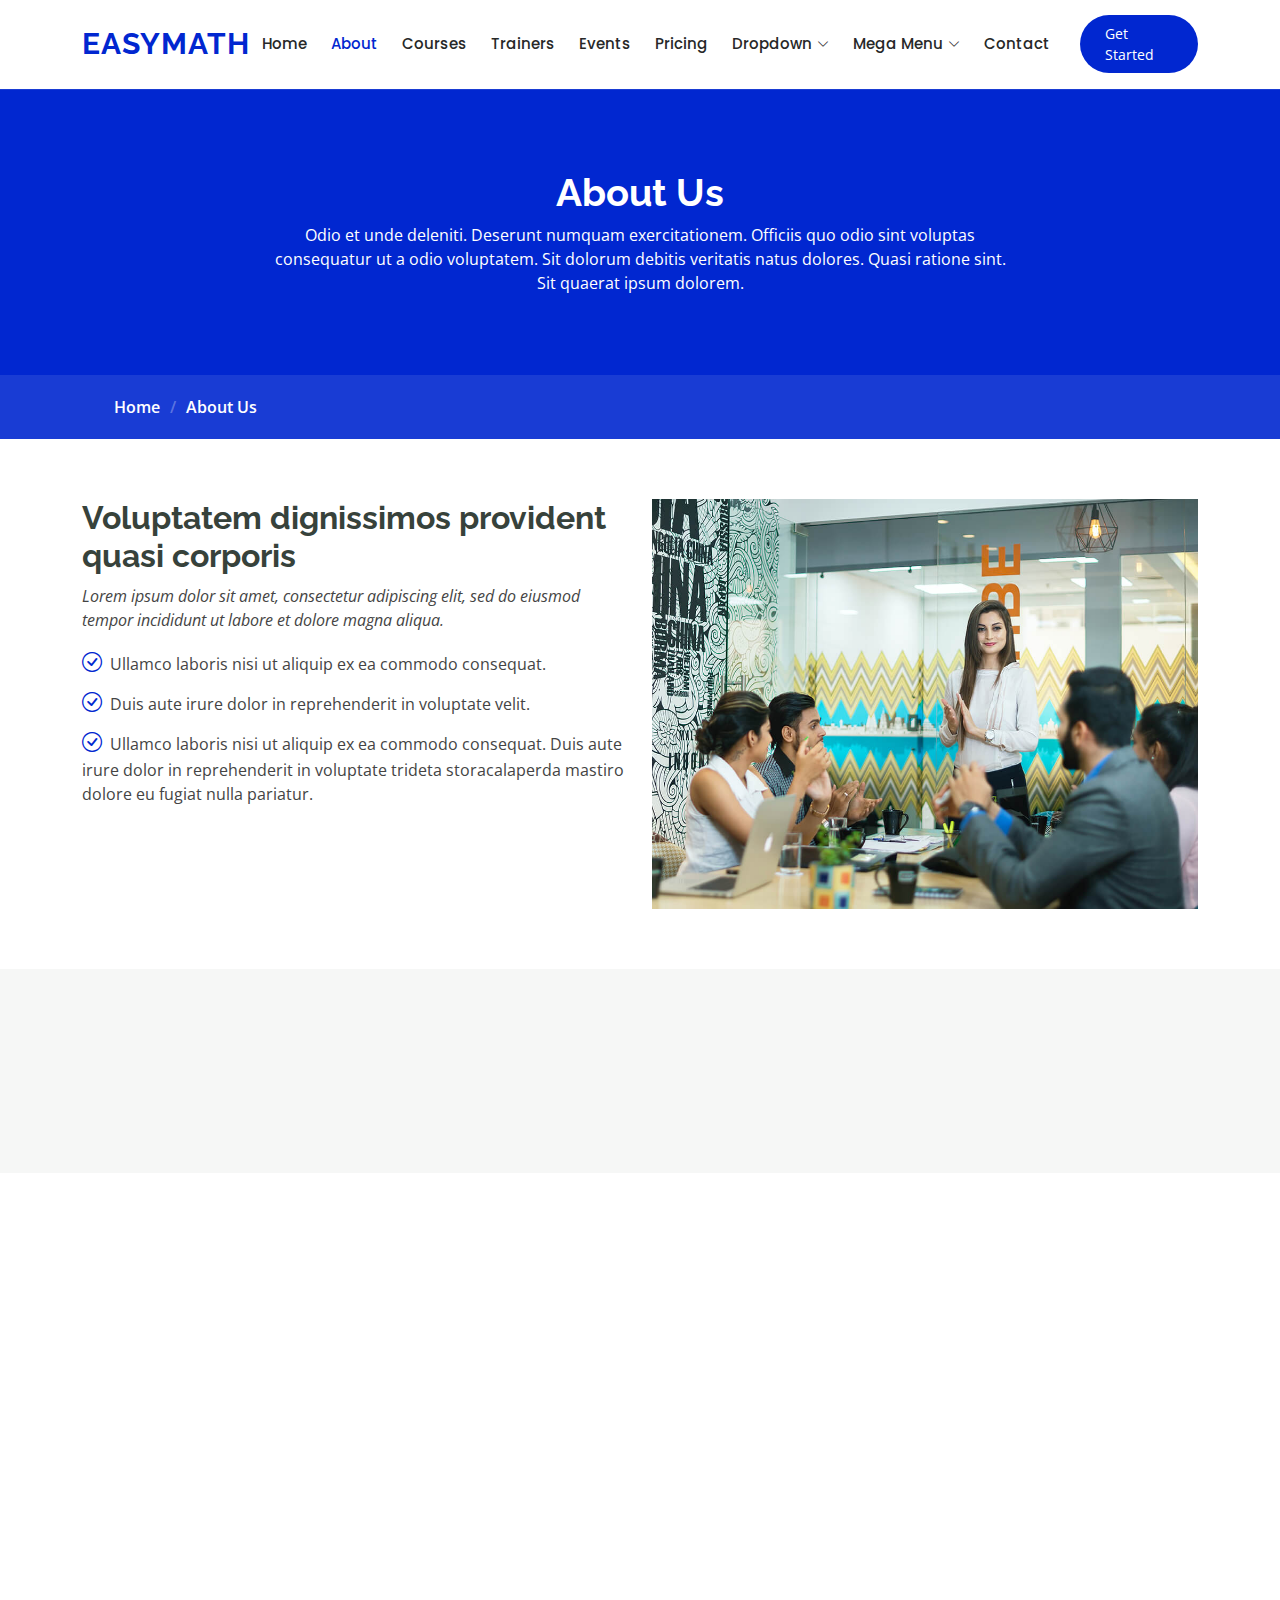
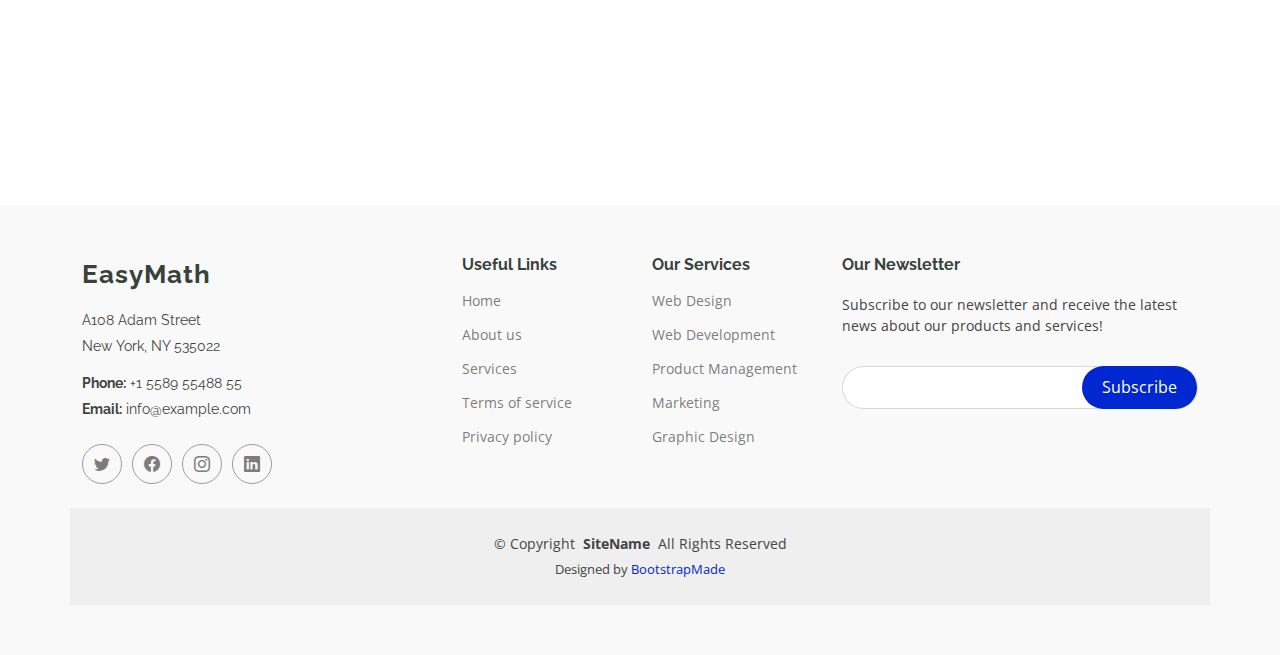
<file: about.html>
<!DOCTYPE html>
<html lang="en">
  <head>
    <meta charset="utf-8" />
    <meta content="width=device-width, initial-scale=1.0" name="viewport" />
    <title>About - EasyMath</title>
    <meta content="" name="description" />
    <meta content="" name="keywords" />

    <!-- Favicons -->
    <link href="assets/img/favicon.png" rel="icon" />
    <link href="assets/img/apple-touch-icon.png" rel="apple-touch-icon" />

    <!-- Fonts -->
    <link href="https://fonts.googleapis.com" rel="preconnect" />
    <link href="https://fonts.gstatic.com" rel="preconnect" crossorigin />
    <link
      href="https://fonts.googleapis.com/css2?family=Open+Sans:ital,wght@0,300;0,400;0,500;0,600;0,700;0,800;1,300;1,400;1,500;1,600;1,700;1,800&family=Poppins:ital,wght@0,100;0,200;0,300;0,400;0,500;0,600;0,700;0,800;0,900;1,100;1,200;1,300;1,400;1,500;1,600;1,700;1,800;1,900&family=Raleway:ital,wght@0,100;0,200;0,300;0,400;0,500;0,600;0,700;0,800;0,900;1,100;1,200;1,300;1,400;1,500;1,600;1,700;1,800;1,900&display=swap"
      rel="stylesheet" />

    <!-- Vendor CSS Files -->
    <link
      href="assets/vendor/bootstrap/css/bootstrap.min.css"
      rel="stylesheet" />
    <link
      href="assets/vendor/bootstrap-icons/bootstrap-icons.css"
      rel="stylesheet" />
    <link href="assets/vendor/aos/aos.css" rel="stylesheet" />
    <link
      href="assets/vendor/glightbox/css/glightbox.min.css"
      rel="stylesheet" />
    <link href="assets/vendor/swiper/swiper-bundle.min.css" rel="stylesheet" />

    <!-- Main CSS File -->
    <link href="assets/css/main.css" rel="stylesheet" />

    <!-- =======================================================
  * Template Name: Mentor
  * Template URL: https://bootstrapmade.com/mentor-free-education-bootstrap-theme/
  * Updated: Mar 19 2024 with Bootstrap v5.3.3
  * Author: BootstrapMade.com
  * License: https://bootstrapmade.com/license/
  ======================================================== -->
  </head>

  <body>
    <header id="header" class="header d-flex align-items-center sticky-top">
      <div
        class="container-fluid container-xl position-relative d-flex align-items-center">
        <a href="index.html" class="logo d-flex align-items-center me-auto">
          <!-- Uncomment the line below if you also wish to use an image logo -->
          <!-- <img src="assets/img/logo.png" alt=""> -->
          <h1 class="">EasyMath</h1>
        </a>

        <nav id="navmenu" class="navmenu">
          <ul>
            <li><a href="index.html" class="">Home</a></li>
            <li><a href="about.html" class="active">About</a></li>
            <li><a href="courses.html">Courses</a></li>
            <li><a href="trainers.html">Trainers</a></li>
            <li><a href="events.html">Events</a></li>
            <li><a href="pricing.html">Pricing</a></li>
            <li class="dropdown has-dropdown">
              <a href="#"
                ><span>Dropdown</span> <i class="bi bi-chevron-down"></i
              ></a>
              <ul>
                <li><a href="#">Dropdown 1</a></li>
                <li class="dropdown has-dropdown">
                  <a href="#"
                    ><span>Deep Dropdown</span>
                    <i class="bi bi-chevron-down"></i
                  ></a>
                  <ul>
                    <li><a href="#">Deep Dropdown 1</a></li>
                    <li><a href="#">Deep Dropdown 2</a></li>
                    <li><a href="#">Deep Dropdown 3</a></li>
                    <li><a href="#">Deep Dropdown 4</a></li>
                    <li><a href="#">Deep Dropdown 5</a></li>
                  </ul>
                </li>
                <li><a href="#">Dropdown 2</a></li>
                <li><a href="#">Dropdown 3</a></li>
                <li><a href="#">Dropdown 4</a></li>
              </ul>
            </li>
            <li class="megamenu has-dropdown">
              <a href="#"
                ><span>Mega Menu</span> <i class="bi bi-chevron-down"></i
              ></a>
              <ul>
                <li>
                  <a href="#">Column 1 link 1</a>
                  <a href="#">Column 1 link 2</a>
                  <a href="#">Column 1 link 3</a>
                </li>
                <li>
                  <a href="#">Column 2 link 1</a>
                  <a href="#">Column 2 link 2</a>
                  <a href="#">Column 3 link 3</a>
                </li>
                <li>
                  <a href="#">Column 3 link 1</a>
                  <a href="#">Column 3 link 2</a>
                  <a href="#">Column 3 link 3</a>
                </li>
                <li>
                  <a href="#">Column 4 link 1</a>
                  <a href="#">Column 4 link 2</a>
                  <a href="#">Column 4 link 3</a>
                </li>
                <li>
                  <a href="#">Column 5 link 1</a>
                  <a href="#">Column 5 link 2</a>
                  <a href="#">Column 5 link 3</a>
                </li>
              </ul>
            </li>
            <li><a href="contact.html">Contact</a></li>
          </ul>
          <i class="mobile-nav-toggle d-xl-none bi bi-list"></i>
        </nav>

        <a class="btn-getstarted" href="courses.html">Get Started</a>
      </div>
    </header>

    <main class="main">
      <!-- Page Title -->
      <div class="page-title" data-aos="fade">
        <div class="heading">
          <div class="container">
            <div class="row d-flex justify-content-center text-center">
              <div class="col-lg-8">
                <h1 class="">About Us<br /></h1>
                <p class="mb-0">
                  Odio et unde deleniti. Deserunt numquam exercitationem.
                  Officiis quo odio sint voluptas consequatur ut a odio
                  voluptatem. Sit dolorum debitis veritatis natus dolores. Quasi
                  ratione sint. Sit quaerat ipsum dolorem.
                </p>
              </div>
            </div>
          </div>
        </div>
        <nav class="breadcrumbs">
          <div class="container">
            <ol>
              <li><a href="index.html">Home</a></li>
              <li class="current">About Us<br /></li>
            </ol>
          </div>
        </nav>
      </div>
      <!-- End Page Title -->

      <!-- About Us Section -->
      <section id="about-us" class="section about-us">
        <div class="container">
          <div class="row gy-4">
            <div
              class="col-lg-6 order-1 order-lg-2"
              data-aos="fade-up"
              data-aos-delay="100">
              <img src="assets/img/about-2.jpg" class="img-fluid" alt="" />
            </div>

            <div
              class="col-lg-6 order-2 order-lg-1 content"
              data-aos="fade-up"
              data-aos-delay="200">
              <h3>Voluptatem dignissimos provident quasi corporis</h3>
              <p class="fst-italic">
                Lorem ipsum dolor sit amet, consectetur adipiscing elit, sed do
                eiusmod tempor incididunt ut labore et dolore magna aliqua.
              </p>
              <ul>
                <li>
                  <i class="bi bi-check-circle"></i>
                  <span
                    >Ullamco laboris nisi ut aliquip ex ea commodo
                    consequat.</span
                  >
                </li>
                <li>
                  <i class="bi bi-check-circle"></i>
                  <span
                    >Duis aute irure dolor in reprehenderit in voluptate
                    velit.</span
                  >
                </li>
                <li>
                  <i class="bi bi-check-circle"></i>
                  <span
                    >Ullamco laboris nisi ut aliquip ex ea commodo consequat.
                    Duis aute irure dolor in reprehenderit in voluptate trideta
                    storacalaperda mastiro dolore eu fugiat nulla
                    pariatur.</span
                  >
                </li>
              </ul>
            </div>
          </div>
        </div>
      </section>
      <!-- /About Us Section -->

      <!-- Stats About Section -->
      <section id="stats-about" class="stats-about section">
        <div class="container" data-aos="fade-up" data-aos-delay="100">
          <div class="row gy-4">
            <div class="col-lg-3 col-md-6">
              <div class="stats-item text-center w-100 h-100">
                <span
                  data-purecounter-start="0"
                  data-purecounter-end="1232"
                  data-purecounter-duration="1"
                  class="purecounter"></span>
                <p class="">Students</p>
              </div>
            </div>
            <!-- End Stats Item -->

            <div class="col-lg-3 col-md-6">
              <div class="stats-item text-center w-100 h-100">
                <span
                  data-purecounter-start="0"
                  data-purecounter-end="64"
                  data-purecounter-duration="1"
                  class="purecounter"></span>
                <p class="">Courses</p>
              </div>
            </div>
            <!-- End Stats Item -->

            <div class="col-lg-3 col-md-6">
              <div class="stats-item text-center w-100 h-100">
                <span
                  data-purecounter-start="0"
                  data-purecounter-end="42"
                  data-purecounter-duration="1"
                  class="purecounter"></span>
                <p class="">Events</p>
              </div>
            </div>
            <!-- End Stats Item -->

            <div class="col-lg-3 col-md-6">
              <div class="stats-item text-center w-100 h-100">
                <span
                  data-purecounter-start="0"
                  data-purecounter-end="24"
                  data-purecounter-duration="1"
                  class="purecounter"></span>
                <p class="">Trainers</p>
              </div>
            </div>
            <!-- End Stats Item -->
          </div>
        </div>
      </section>
      <!-- /Stats About Section -->

      <!-- Testimonials Section -->
      <section id="testimonials" class="testimonials section">
        <!-- Section Title -->
        <div class="container section-title" data-aos="fade-up">
          <h2>Testimonials</h2>
          <p class="">What are they saying</p>
        </div>
        <!-- End Section Title -->

        <div class="container" data-aos="fade-up" data-aos-delay="100">
          <div class="swiper">
            <script type="application/json" class="swiper-config">
              {
                "loop": true,
                "speed": 600,
                "autoplay": {
                  "delay": 5000
                },
                "slidesPerView": "auto",
                "pagination": {
                  "el": ".swiper-pagination",
                  "type": "bullets",
                  "clickable": true
                },
                "breakpoints": {
                  "320": {
                    "slidesPerView": 1,
                    "spaceBetween": 40
                  },
                  "1200": {
                    "slidesPerView": 2,
                    "spaceBetween": 20
                  }
                }
              }
            </script>
            <div class="swiper-wrapper">
              <div class="swiper-slide">
                <div class="testimonial-wrap">
                  <div class="testimonial-item">
                    <img
                      src="assets/img/testimonials/testimonials-1.jpg"
                      class="testimonial-img"
                      alt="" />
                    <h3>Saul Goodman</h3>
                    <h4>Ceo &amp; Founder</h4>
                    <div class="stars">
                      <i class="bi bi-star-fill"></i
                      ><i class="bi bi-star-fill"></i
                      ><i class="bi bi-star-fill"></i
                      ><i class="bi bi-star-fill"></i
                      ><i class="bi bi-star-fill"></i>
                    </div>
                    <p>
                      <i class="bi bi-quote quote-icon-left"></i>
                      <span
                        >Proin iaculis purus consequat sem cure digni ssim donec
                        porttitora entum suscipit rhoncus. Accusantium quam,
                        ultricies eget id, aliquam eget nibh et. Maecen aliquam,
                        risus at semper.</span
                      >
                      <i class="bi bi-quote quote-icon-right"></i>
                    </p>
                  </div>
                </div>
              </div>
              <!-- End testimonial item -->

              <div class="swiper-slide">
                <div class="testimonial-wrap">
                  <div class="testimonial-item">
                    <img
                      src="assets/img/testimonials/testimonials-2.jpg"
                      class="testimonial-img"
                      alt="" />
                    <h3>Sara Wilsson</h3>
                    <h4>Designer</h4>
                    <div class="stars">
                      <i class="bi bi-star-fill"></i
                      ><i class="bi bi-star-fill"></i
                      ><i class="bi bi-star-fill"></i
                      ><i class="bi bi-star-fill"></i
                      ><i class="bi bi-star-fill"></i>
                    </div>
                    <p>
                      <i class="bi bi-quote quote-icon-left"></i>
                      <span
                        >Export tempor illum tamen malis malis eram quae irure
                        esse labore quem cillum quid cillum eram malis quorum
                        velit fore eram velit sunt aliqua noster fugiat irure
                        amet legam anim culpa.</span
                      >
                      <i class="bi bi-quote quote-icon-right"></i>
                    </p>
                  </div>
                </div>
              </div>
              <!-- End testimonial item -->

              <div class="swiper-slide">
                <div class="testimonial-wrap">
                  <div class="testimonial-item">
                    <img
                      src="assets/img/testimonials/testimonials-3.jpg"
                      class="testimonial-img"
                      alt="" />
                    <h3>Jena Karlis</h3>
                    <h4>Store Owner</h4>
                    <div class="stars">
                      <i class="bi bi-star-fill"></i
                      ><i class="bi bi-star-fill"></i
                      ><i class="bi bi-star-fill"></i
                      ><i class="bi bi-star-fill"></i
                      ><i class="bi bi-star-fill"></i>
                    </div>
                    <p>
                      <i class="bi bi-quote quote-icon-left"></i>
                      <span
                        >Enim nisi quem export duis labore cillum quae magna
                        enim sint quorum nulla quem veniam duis minim tempor
                        labore quem eram duis noster aute amet eram fore quis
                        sint minim.</span
                      >
                      <i class="bi bi-quote quote-icon-right"></i>
                    </p>
                  </div>
                </div>
              </div>
              <!-- End testimonial item -->

              <div class="swiper-slide">
                <div class="testimonial-wrap">
                  <div class="testimonial-item">
                    <img
                      src="assets/img/testimonials/testimonials-4.jpg"
                      class="testimonial-img"
                      alt="" />
                    <h3>Matt Brandon</h3>
                    <h4>Freelancer</h4>
                    <div class="stars">
                      <i class="bi bi-star-fill"></i
                      ><i class="bi bi-star-fill"></i
                      ><i class="bi bi-star-fill"></i
                      ><i class="bi bi-star-fill"></i
                      ><i class="bi bi-star-fill"></i>
                    </div>
                    <p>
                      <i class="bi bi-quote quote-icon-left"></i>
                      <span
                        >Fugiat enim eram quae cillum dolore dolor amet nulla
                        culpa multos export minim fugiat minim velit minim dolor
                        enim duis veniam ipsum anim magna sunt elit fore quem
                        dolore labore illum veniam.</span
                      >
                      <i class="bi bi-quote quote-icon-right"></i>
                    </p>
                  </div>
                </div>
              </div>
              <!-- End testimonial item -->

              <div class="swiper-slide">
                <div class="testimonial-wrap">
                  <div class="testimonial-item">
                    <img
                      src="assets/img/testimonials/testimonials-5.jpg"
                      class="testimonial-img"
                      alt="" />
                    <h3>John Larson</h3>
                    <h4>Entrepreneur</h4>
                    <div class="stars">
                      <i class="bi bi-star-fill"></i
                      ><i class="bi bi-star-fill"></i
                      ><i class="bi bi-star-fill"></i
                      ><i class="bi bi-star-fill"></i
                      ><i class="bi bi-star-fill"></i>
                    </div>
                    <p>
                      <i class="bi bi-quote quote-icon-left"></i>
                      <span
                        >Quis quorum aliqua sint quem legam fore sunt eram irure
                        aliqua veniam tempor noster veniam enim culpa labore
                        duis sunt culpa nulla illum cillum fugiat legam esse
                        veniam culpa fore nisi cillum quid.</span
                      >
                      <i class="bi bi-quote quote-icon-right"></i>
                    </p>
                  </div>
                </div>
              </div>
              <!-- End testimonial item -->
            </div>
            <div class="swiper-pagination"></div>
          </div>
        </div>
      </section>
      <!-- /Testimonials Section -->
    </main>

    <footer id="footer" class="footer position-relative">
      <div class="container footer-top">
        <div class="row gy-4">
          <div class="col-lg-4 col-md-6 footer-about">
            <a href="index.html" class="logo d-flex align-items-center">
              <span class="">EasyMath</span>
            </a>
            <div class="footer-contact pt-3">
              <p>A108 Adam Street</p>
              <p>New York, NY 535022</p>
              <p class="mt-3">
                <strong>Phone:</strong> <span>+1 5589 55488 55</span>
              </p>
              <p><strong>Email:</strong> <span>info@example.com</span></p>
            </div>
            <div class="social-links d-flex mt-4">
              <a href=""><i class="bi bi-twitter"></i></a>
              <a href=""><i class="bi bi-facebook"></i></a>
              <a href=""><i class="bi bi-instagram"></i></a>
              <a href=""><i class="bi bi-linkedin"></i></a>
            </div>
          </div>

          <div class="col-lg-2 col-md-3 footer-links">
            <h4>Useful Links</h4>
            <ul>
              <li><a href="#">Home</a></li>
              <li><a href="#">About us</a></li>
              <li><a href="#">Services</a></li>
              <li><a href="#">Terms of service</a></li>
              <li><a href="#">Privacy policy</a></li>
            </ul>
          </div>

          <div class="col-lg-2 col-md-3 footer-links">
            <h4>Our Services</h4>
            <ul>
              <li><a href="#">Web Design</a></li>
              <li><a href="#">Web Development</a></li>
              <li><a href="#">Product Management</a></li>
              <li><a href="#">Marketing</a></li>
              <li><a href="#">Graphic Design</a></li>
            </ul>
          </div>

          <div class="col-lg-4 col-md-12 footer-newsletter">
            <h4>Our Newsletter</h4>
            <p>
              Subscribe to our newsletter and receive the latest news about our
              products and services!
            </p>
            <form
              action="forms/newsletter.php"
              method="post"
              class="php-email-form">
              <div class="newsletter-form">
                <input type="email" name="email" /><input
                  type="submit"
                  value="Subscribe" />
              </div>
              <div class="loading">Loading</div>
              <div class="error-message"></div>
              <div class="sent-message">
                Your subscription request has been sent. Thank you!
              </div>
            </form>
          </div>
        </div>
      </div>

      <div class="container copyright text-center mt-4">
        <p>
          © <span>Copyright</span> <strong class="px-1">SiteName</strong>
          <span>All Rights Reserved</span>
        </p>
        <div class="credits">
          <!-- All the links in the footer should remain intact. -->
          <!-- You can delete the links only if you've purchased the pro version. -->
          <!-- Licensing information: https://bootstrapmade.com/license/ -->
          <!-- Purchase the pro version with working PHP/AJAX contact form: [buy-url] -->
          Designed by <a href="https://bootstrapmade.com/">BootstrapMade</a>
        </div>
      </div>
    </footer>

    <!-- Scroll Top -->
    <a
      href="#"
      id="scroll-top"
      class="scroll-top d-flex align-items-center justify-content-center"
      ><i class="bi bi-arrow-up-short"></i
    ></a>

    <!-- Preloader -->
    <div id="preloader"></div>

    <!-- Vendor JS Files -->
    <script src="assets/vendor/bootstrap/js/bootstrap.bundle.min.js"></script>
    <script src="assets/vendor/php-email-form/validate.js"></script>
    <script src="assets/vendor/aos/aos.js"></script>
    <script src="assets/vendor/glightbox/js/glightbox.min.js"></script>
    <script src="assets/vendor/purecounter/purecounter_vanilla.js"></script>
    <script src="assets/vendor/swiper/swiper-bundle.min.js"></script>

    <!-- Main JS File -->
    <script src="assets/js/main.js"></script>
  </body>
</html>
</file>
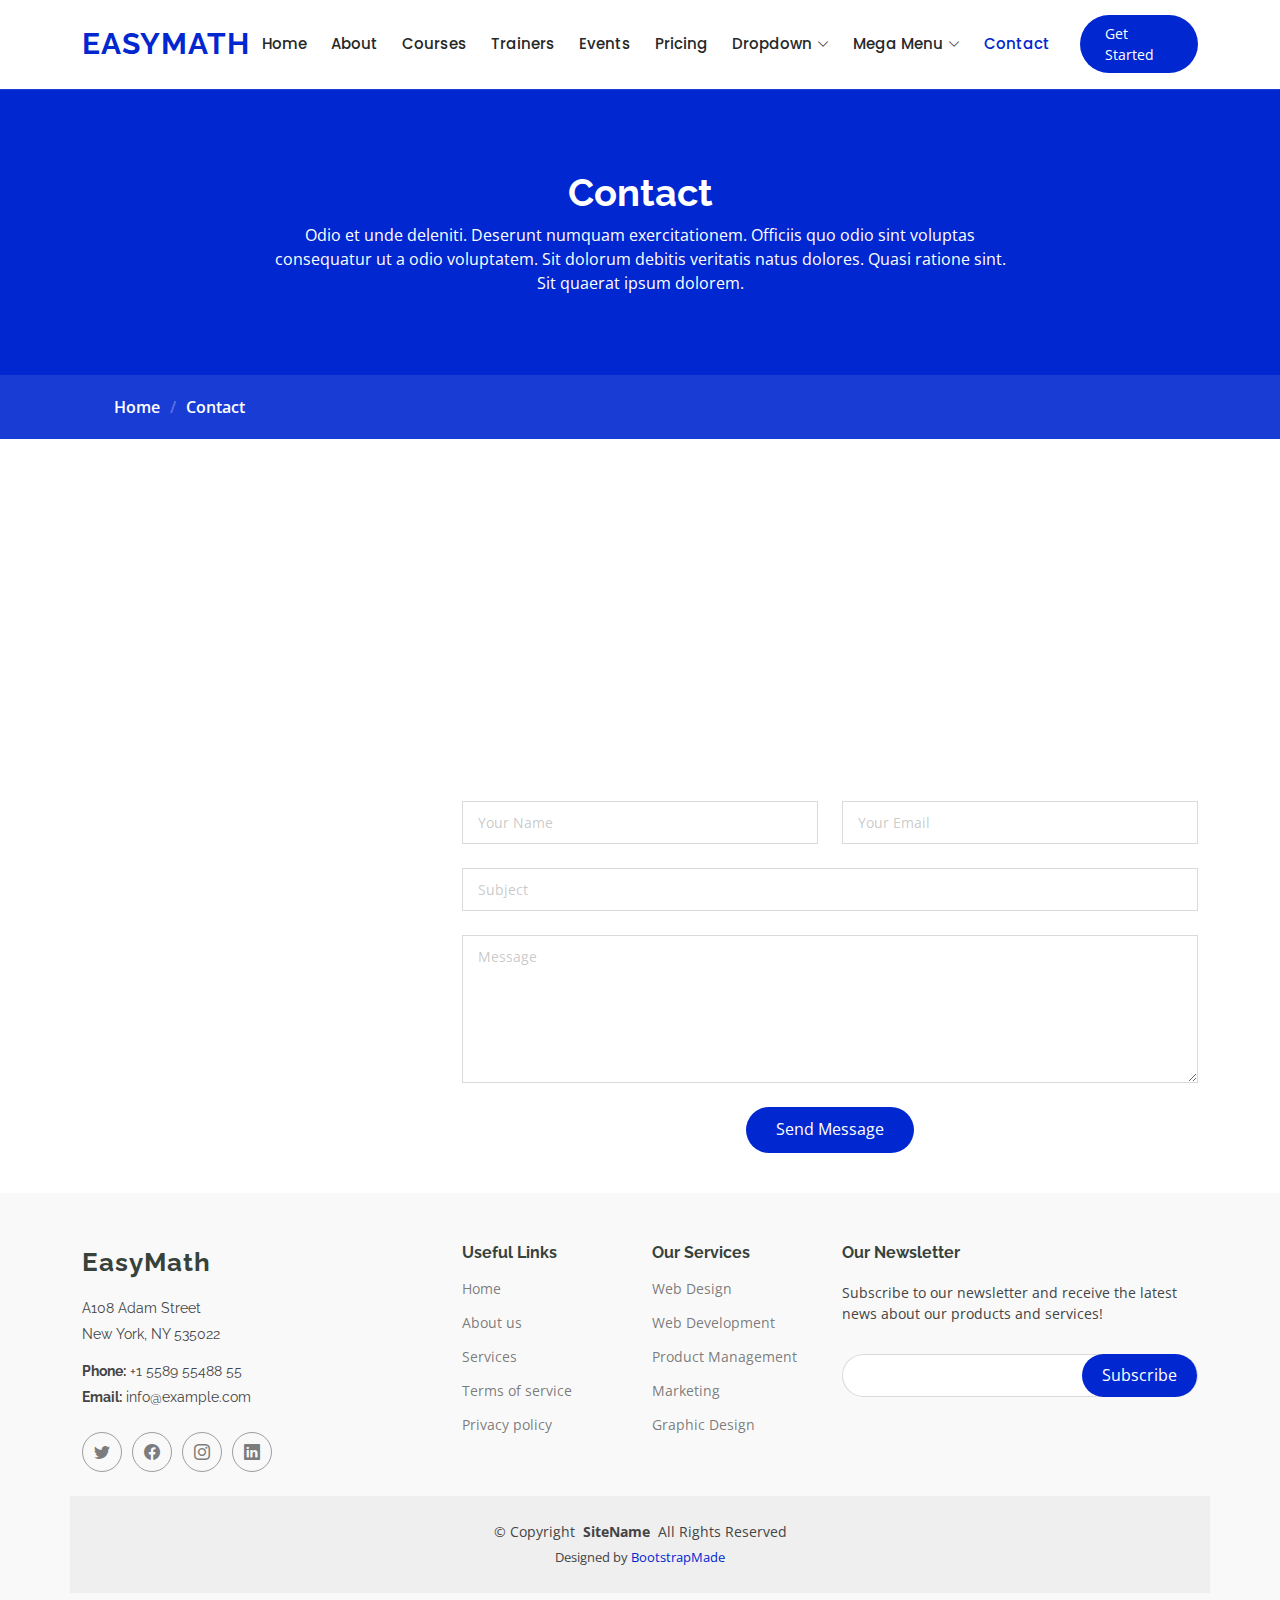
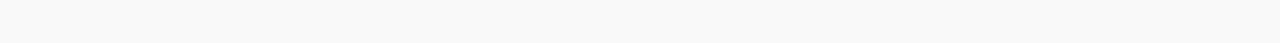
<file: contact.html>
<!DOCTYPE html>
<html lang="en">
  <head>
    <meta charset="utf-8" />
    <meta content="width=device-width, initial-scale=1.0" name="viewport" />
    <title>Kontak - EasyMath</title>
    <meta content="" name="description" />
    <meta content="" name="keywords" />

    <!-- Favicons -->
    <link href="assets/img/favicon.png" rel="icon" />
    <link href="assets/img/apple-touch-icon.png" rel="apple-touch-icon" />

    <!-- Fonts -->
    <link href="https://fonts.googleapis.com" rel="preconnect" />
    <link href="https://fonts.gstatic.com" rel="preconnect" crossorigin />
    <link
      href="https://fonts.googleapis.com/css2?family=Open+Sans:ital,wght@0,300;0,400;0,500;0,600;0,700;0,800;1,300;1,400;1,500;1,600;1,700;1,800&family=Poppins:ital,wght@0,100;0,200;0,300;0,400;0,500;0,600;0,700;0,800;0,900;1,100;1,200;1,300;1,400;1,500;1,600;1,700;1,800;1,900&family=Raleway:ital,wght@0,100;0,200;0,300;0,400;0,500;0,600;0,700;0,800;0,900;1,100;1,200;1,300;1,400;1,500;1,600;1,700;1,800;1,900&display=swap"
      rel="stylesheet" />

    <!-- Vendor CSS Files -->
    <link
      href="assets/vendor/bootstrap/css/bootstrap.min.css"
      rel="stylesheet" />
    <link
      href="assets/vendor/bootstrap-icons/bootstrap-icons.css"
      rel="stylesheet" />
    <link href="assets/vendor/aos/aos.css" rel="stylesheet" />
    <link
      href="assets/vendor/glightbox/css/glightbox.min.css"
      rel="stylesheet" />
    <link href="assets/vendor/swiper/swiper-bundle.min.css" rel="stylesheet" />

    <!-- Main CSS File -->
    <link href="assets/css/main.css" rel="stylesheet" />

    <!-- =======================================================
  * Template Name: Mentor
  * Template URL: https://bootstrapmade.com/mentor-free-education-bootstrap-theme/
  * Updated: Mar 19 2024 with Bootstrap v5.3.3
  * Author: BootstrapMade.com
  * License: https://bootstrapmade.com/license/
  ======================================================== -->
  </head>

  <body>
    <header id="header" class="header d-flex align-items-center sticky-top">
      <div
        class="container-fluid container-xl position-relative d-flex align-items-center">
        <a href="index.html" class="logo d-flex align-items-center me-auto">
          <!-- Uncomment the line below if you also wish to use an image logo -->
          <!-- <img src="assets/img/logo.png" alt=""> -->
          <h1 class="">EasyMath</h1>
        </a>

        <nav id="navmenu" class="navmenu">
          <ul>
            <li><a href="index.html" class="">Home</a></li>
            <li><a href="about.html">About</a></li>
            <li><a href="courses.html">Courses</a></li>
            <li><a href="trainers.html">Trainers</a></li>
            <li><a href="events.html">Events</a></li>
            <li><a href="pricing.html">Pricing</a></li>
            <li class="dropdown has-dropdown">
              <a href="#"
                ><span>Dropdown</span> <i class="bi bi-chevron-down"></i
              ></a>
              <ul>
                <li><a href="#">Dropdown 1</a></li>
                <li class="dropdown has-dropdown">
                  <a href="#"
                    ><span>Deep Dropdown</span>
                    <i class="bi bi-chevron-down"></i
                  ></a>
                  <ul>
                    <li><a href="#">Deep Dropdown 1</a></li>
                    <li><a href="#">Deep Dropdown 2</a></li>
                    <li><a href="#">Deep Dropdown 3</a></li>
                    <li><a href="#">Deep Dropdown 4</a></li>
                    <li><a href="#">Deep Dropdown 5</a></li>
                  </ul>
                </li>
                <li><a href="#">Dropdown 2</a></li>
                <li><a href="#">Dropdown 3</a></li>
                <li><a href="#">Dropdown 4</a></li>
              </ul>
            </li>
            <li class="megamenu has-dropdown">
              <a href="#"
                ><span>Mega Menu</span> <i class="bi bi-chevron-down"></i
              ></a>
              <ul>
                <li>
                  <a href="#">Column 1 link 1</a>
                  <a href="#">Column 1 link 2</a>
                  <a href="#">Column 1 link 3</a>
                </li>
                <li>
                  <a href="#">Column 2 link 1</a>
                  <a href="#">Column 2 link 2</a>
                  <a href="#">Column 3 link 3</a>
                </li>
                <li>
                  <a href="#">Column 3 link 1</a>
                  <a href="#">Column 3 link 2</a>
                  <a href="#">Column 3 link 3</a>
                </li>
                <li>
                  <a href="#">Column 4 link 1</a>
                  <a href="#">Column 4 link 2</a>
                  <a href="#">Column 4 link 3</a>
                </li>
                <li>
                  <a href="#">Column 5 link 1</a>
                  <a href="#">Column 5 link 2</a>
                  <a href="#">Column 5 link 3</a>
                </li>
              </ul>
            </li>
            <li><a href="contact.html" class="active">Contact</a></li>
          </ul>
          <i class="mobile-nav-toggle d-xl-none bi bi-list"></i>
        </nav>

        <a class="btn-getstarted" href="courses.html">Get Started</a>
      </div>
    </header>

    <main class="main">
      <!-- Page Title -->
      <div class="page-title" data-aos="fade">
        <div class="heading">
          <div class="container">
            <div class="row d-flex justify-content-center text-center">
              <div class="col-lg-8">
                <h1>Contact</h1>
                <p class="mb-0">
                  Odio et unde deleniti. Deserunt numquam exercitationem.
                  Officiis quo odio sint voluptas consequatur ut a odio
                  voluptatem. Sit dolorum debitis veritatis natus dolores. Quasi
                  ratione sint. Sit quaerat ipsum dolorem.
                </p>
              </div>
            </div>
          </div>
        </div>
        <nav class="breadcrumbs">
          <div class="container">
            <ol>
              <li><a href="index.html">Home</a></li>
              <li class="current">Contact</li>
            </ol>
          </div>
        </nav>
      </div>
      <!-- End Page Title -->

      <!-- Contact Section -->
      <section id="contact" class="contact section">
        <div class="mb-5" data-aos="fade-up" data-aos-delay="200">
          <iframe
            style="border: 0; width: 100%; height: 300px"
            src="https://www.google.com/maps/embed?pb=!1m18!1m12!1m3!1d15838.59023117129!2d110.37336838715818!3d-7.050635599999999!2m3!1f0!2f0!3f0!3m2!1i1024!2i768!4f13.1!3m3!1m2!1s0x2e708b3a1e3a1529%3A0x4cda1f81771c5e97!2sUniversitas%20Negeri%20Semarang%20(UNNES)!5e0!3m2!1sid!2sid!4v1713878654980!5m2!1sid!2sid"
            frameborder="0"
            allowfullscreen=""
            loading="lazy"
            referrerpolicy="no-referrer-when-downgrade"></iframe>
        </div>
        <!-- End Google Maps -->

        <div class="container" data-aos="fade-up" data-aos-delay="100">
          <div class="row gy-4">
            <div class="col-lg-4">
              <div
                class="info-item d-flex"
                data-aos="fade-up"
                data-aos-delay="300">
                <i class="bi bi-geo-alt flex-shrink-0"></i>
                <div>
                  <h3>Address</h3>
                  <p>A108 Adam Street, New York, NY 535022</p>
                </div>
              </div>
              <!-- End Info Item -->

              <div
                class="info-item d-flex"
                data-aos="fade-up"
                data-aos-delay="400">
                <i class="bi bi-telephone flex-shrink-0"></i>
                <div>
                  <h3>Call Us</h3>
                  <p>+1 5589 55488 55</p>
                </div>
              </div>
              <!-- End Info Item -->

              <div
                class="info-item d-flex"
                data-aos="fade-up"
                data-aos-delay="500">
                <i class="bi bi-envelope flex-shrink-0"></i>
                <div>
                  <h3>Email Us</h3>
                  <p>info@example.com</p>
                </div>
              </div>
              <!-- End Info Item -->
            </div>

            <div class="col-lg-8">
              <form
                action="forms/contact.php"
                method="post"
                class="php-email-form"
                data-aos="fade-up"
                data-aos-delay="200">
                <div class="row gy-4">
                  <div class="col-md-6">
                    <input
                      type="text"
                      name="name"
                      class="form-control"
                      placeholder="Your Name"
                      required="" />
                  </div>

                  <div class="col-md-6">
                    <input
                      type="email"
                      class="form-control"
                      name="email"
                      placeholder="Your Email"
                      required="" />
                  </div>

                  <div class="col-md-12">
                    <input
                      type="text"
                      class="form-control"
                      name="subject"
                      placeholder="Subject"
                      required="" />
                  </div>

                  <div class="col-md-12">
                    <textarea
                      class="form-control"
                      name="message"
                      rows="6"
                      placeholder="Message"
                      required=""></textarea>
                  </div>

                  <div class="col-md-12 text-center">
                    <div class="loading">Loading</div>
                    <div class="error-message"></div>
                    <div class="sent-message">
                      Your message has been sent. Thank you!
                    </div>

                    <button type="submit">Send Message</button>
                  </div>
                </div>
              </form>
            </div>
            <!-- End Contact Form -->
          </div>
        </div>
      </section>
      <!-- /Contact Section -->
    </main>

    <footer id="footer" class="footer position-relative">
      <div class="container footer-top">
        <div class="row gy-4">
          <div class="col-lg-4 col-md-6 footer-about">
            <a href="index.html" class="logo d-flex align-items-center">
              <span class="">EasyMath</span>
            </a>
            <div class="footer-contact pt-3">
              <p>A108 Adam Street</p>
              <p>New York, NY 535022</p>
              <p class="mt-3">
                <strong>Phone:</strong> <span>+1 5589 55488 55</span>
              </p>
              <p><strong>Email:</strong> <span>info@example.com</span></p>
            </div>
            <div class="social-links d-flex mt-4">
              <a href=""><i class="bi bi-twitter"></i></a>
              <a href=""><i class="bi bi-facebook"></i></a>
              <a href=""><i class="bi bi-instagram"></i></a>
              <a href=""><i class="bi bi-linkedin"></i></a>
            </div>
          </div>

          <div class="col-lg-2 col-md-3 footer-links">
            <h4>Useful Links</h4>
            <ul>
              <li><a href="#">Home</a></li>
              <li><a href="#">About us</a></li>
              <li><a href="#">Services</a></li>
              <li><a href="#">Terms of service</a></li>
              <li><a href="#">Privacy policy</a></li>
            </ul>
          </div>

          <div class="col-lg-2 col-md-3 footer-links">
            <h4>Our Services</h4>
            <ul>
              <li><a href="#">Web Design</a></li>
              <li><a href="#">Web Development</a></li>
              <li><a href="#">Product Management</a></li>
              <li><a href="#">Marketing</a></li>
              <li><a href="#">Graphic Design</a></li>
            </ul>
          </div>

          <div class="col-lg-4 col-md-12 footer-newsletter">
            <h4>Our Newsletter</h4>
            <p>
              Subscribe to our newsletter and receive the latest news about our
              products and services!
            </p>
            <form
              action="forms/newsletter.php"
              method="post"
              class="php-email-form">
              <div class="newsletter-form">
                <input type="email" name="email" /><input
                  type="submit"
                  value="Subscribe" />
              </div>
              <div class="loading">Loading</div>
              <div class="error-message"></div>
              <div class="sent-message">
                Your subscription request has been sent. Thank you!
              </div>
            </form>
          </div>
        </div>
      </div>

      <div class="container copyright text-center mt-4">
        <p>
          © <span>Copyright</span> <strong class="px-1">SiteName</strong>
          <span>All Rights Reserved</span>
        </p>
        <div class="credits">
          <!-- All the links in the footer should remain intact. -->
          <!-- You can delete the links only if you've purchased the pro version. -->
          <!-- Licensing information: https://bootstrapmade.com/license/ -->
          <!-- Purchase the pro version with working PHP/AJAX contact form: [buy-url] -->
          Designed by <a href="https://bootstrapmade.com/">BootstrapMade</a>
        </div>
      </div>
    </footer>

    <!-- Scroll Top -->
    <a
      href="#"
      id="scroll-top"
      class="scroll-top d-flex align-items-center justify-content-center"
      ><i class="bi bi-arrow-up-short"></i
    ></a>

    <!-- Preloader -->
    <div id="preloader"></div>

    <!-- Vendor JS Files -->
    <script src="assets/vendor/bootstrap/js/bootstrap.bundle.min.js"></script>
    <script src="assets/vendor/php-email-form/validate.js"></script>
    <script src="assets/vendor/aos/aos.js"></script>
    <script src="assets/vendor/glightbox/js/glightbox.min.js"></script>
    <script src="assets/vendor/purecounter/purecounter_vanilla.js"></script>
    <script src="assets/vendor/swiper/swiper-bundle.min.js"></script>

    <!-- Main JS File -->
    <script src="assets/js/main.js"></script>
  </body>
</html>
</file>
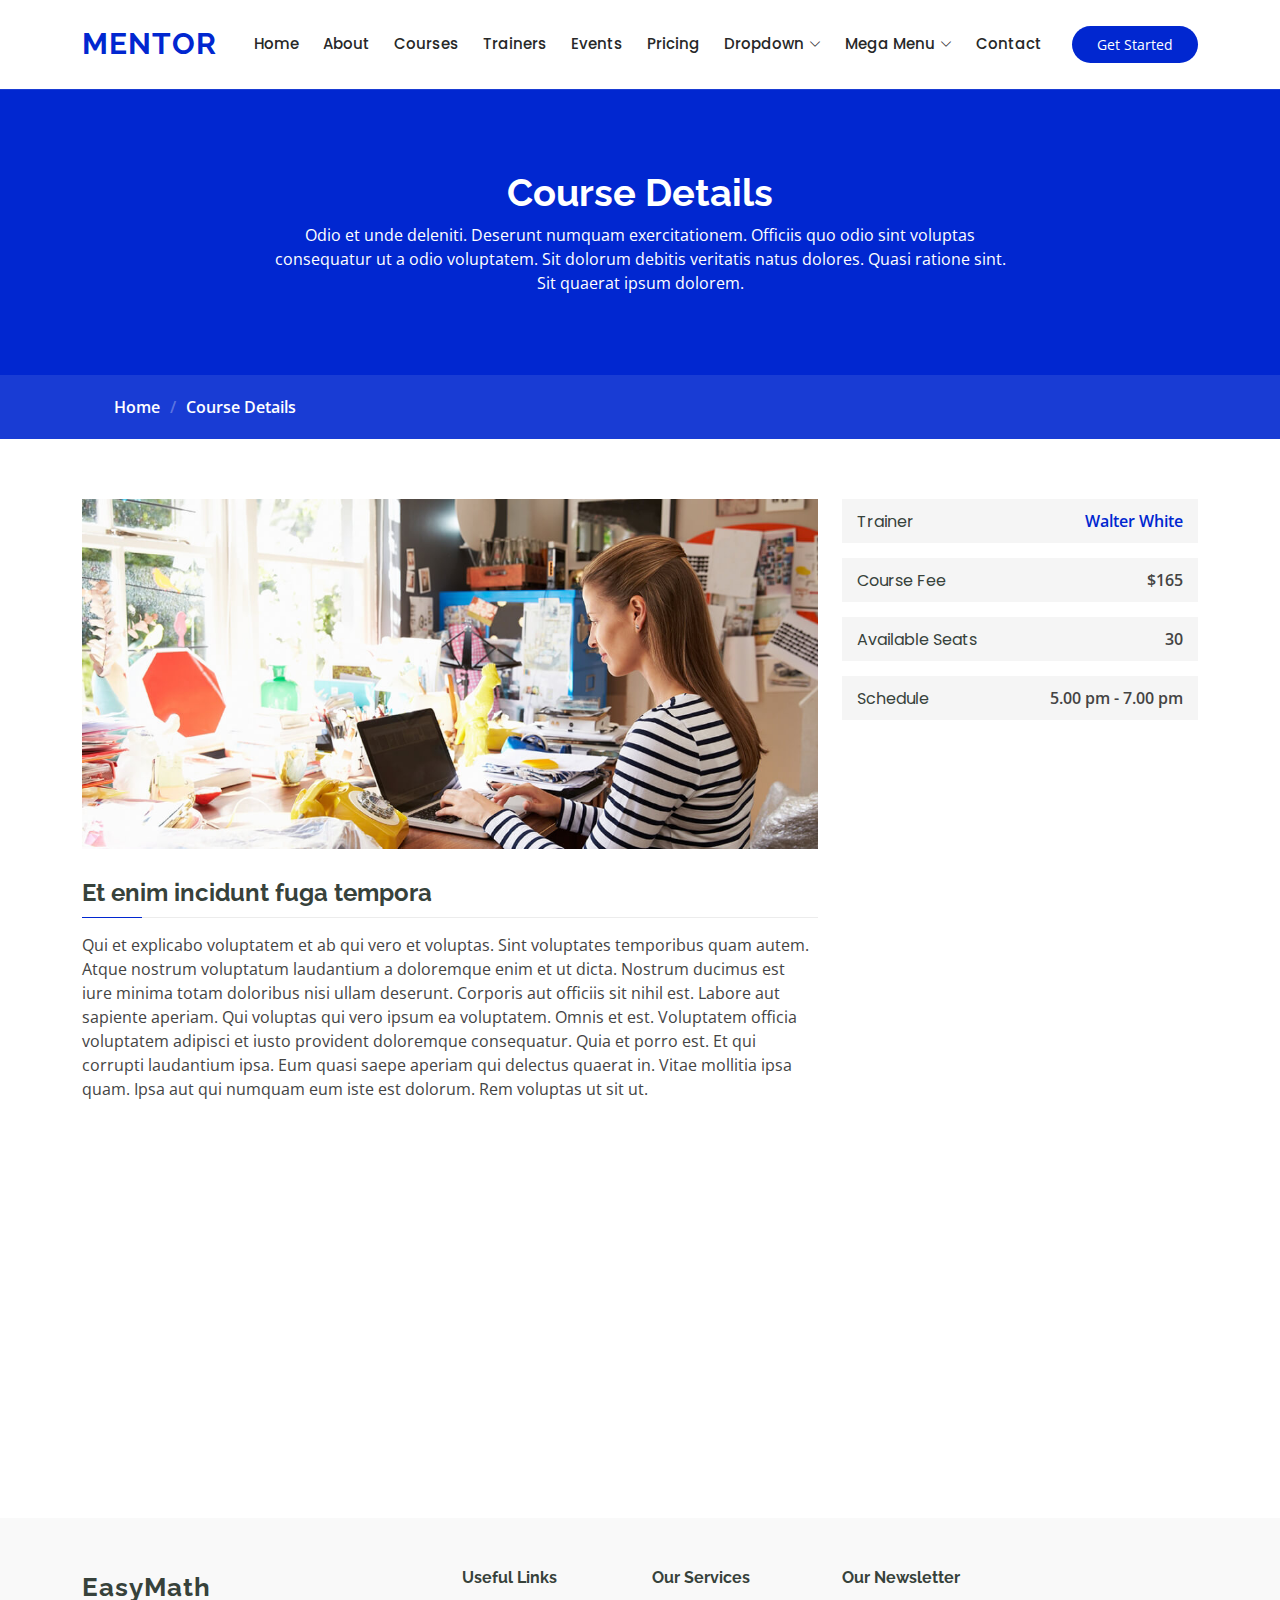
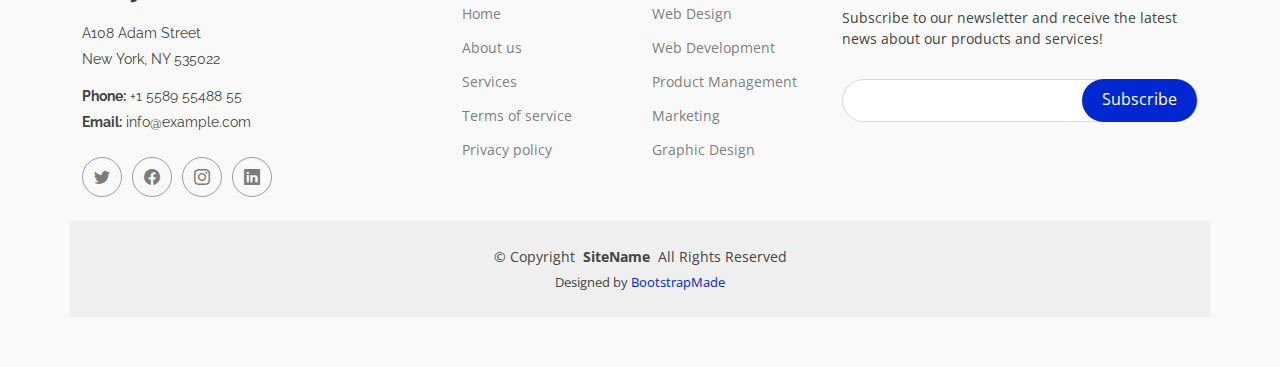
<file: course-details.html>
<!DOCTYPE html>
<html lang="en">
  <head>
    <meta charset="utf-8" />
    <meta content="width=device-width, initial-scale=1.0" name="viewport" />
    <title>Course Details - Mentor Bootstrap Template</title>
    <meta content="" name="description" />
    <meta content="" name="keywords" />

    <!-- Favicons -->
    <link href="assets/img/favicon.png" rel="icon" />
    <link href="assets/img/apple-touch-icon.png" rel="apple-touch-icon" />

    <!-- Fonts -->
    <link href="https://fonts.googleapis.com" rel="preconnect" />
    <link href="https://fonts.gstatic.com" rel="preconnect" crossorigin />
    <link
      href="https://fonts.googleapis.com/css2?family=Open+Sans:ital,wght@0,300;0,400;0,500;0,600;0,700;0,800;1,300;1,400;1,500;1,600;1,700;1,800&family=Poppins:ital,wght@0,100;0,200;0,300;0,400;0,500;0,600;0,700;0,800;0,900;1,100;1,200;1,300;1,400;1,500;1,600;1,700;1,800;1,900&family=Raleway:ital,wght@0,100;0,200;0,300;0,400;0,500;0,600;0,700;0,800;0,900;1,100;1,200;1,300;1,400;1,500;1,600;1,700;1,800;1,900&display=swap"
      rel="stylesheet" />

    <!-- Vendor CSS Files -->
    <link
      href="assets/vendor/bootstrap/css/bootstrap.min.css"
      rel="stylesheet" />
    <link
      href="assets/vendor/bootstrap-icons/bootstrap-icons.css"
      rel="stylesheet" />
    <link href="assets/vendor/aos/aos.css" rel="stylesheet" />
    <link
      href="assets/vendor/glightbox/css/glightbox.min.css"
      rel="stylesheet" />
    <link href="assets/vendor/swiper/swiper-bundle.min.css" rel="stylesheet" />

    <!-- Main CSS File -->
    <link href="assets/css/main.css" rel="stylesheet" />

    <!-- =======================================================
  * Template Name: Mentor
  * Template URL: https://bootstrapmade.com/mentor-free-education-bootstrap-theme/
  * Updated: Mar 19 2024 with Bootstrap v5.3.3
  * Author: BootstrapMade.com
  * License: https://bootstrapmade.com/license/
  ======================================================== -->
  </head>

  <body>
    <header id="header" class="header d-flex align-items-center sticky-top">
      <div
        class="container-fluid container-xl position-relative d-flex align-items-center">
        <a href="index.html" class="logo d-flex align-items-center me-auto">
          <!-- Uncomment the line below if you also wish to use an image logo -->
          <!-- <img src="assets/img/logo.png" alt=""> -->
          <h1 class="">Mentor</h1>
        </a>

        <nav id="navmenu" class="navmenu">
          <ul>
            <li><a href="index.html" class="">Home</a></li>
            <li><a href="about.html">About</a></li>
            <li><a href="courses.html">Courses</a></li>
            <li><a href="trainers.html">Trainers</a></li>
            <li><a href="events.html">Events</a></li>
            <li><a href="pricing.html">Pricing</a></li>
            <li class="dropdown has-dropdown">
              <a href="#"
                ><span>Dropdown</span> <i class="bi bi-chevron-down"></i
              ></a>
              <ul>
                <li><a href="#">Dropdown 1</a></li>
                <li class="dropdown has-dropdown">
                  <a href="#"
                    ><span>Deep Dropdown</span>
                    <i class="bi bi-chevron-down"></i
                  ></a>
                  <ul>
                    <li><a href="#">Deep Dropdown 1</a></li>
                    <li><a href="#">Deep Dropdown 2</a></li>
                    <li><a href="#">Deep Dropdown 3</a></li>
                    <li><a href="#">Deep Dropdown 4</a></li>
                    <li><a href="#">Deep Dropdown 5</a></li>
                  </ul>
                </li>
                <li><a href="#">Dropdown 2</a></li>
                <li><a href="#">Dropdown 3</a></li>
                <li><a href="#">Dropdown 4</a></li>
              </ul>
            </li>
            <li class="megamenu has-dropdown">
              <a href="#"
                ><span>Mega Menu</span> <i class="bi bi-chevron-down"></i
              ></a>
              <ul>
                <li>
                  <a href="#">Column 1 link 1</a>
                  <a href="#">Column 1 link 2</a>
                  <a href="#">Column 1 link 3</a>
                </li>
                <li>
                  <a href="#">Column 2 link 1</a>
                  <a href="#">Column 2 link 2</a>
                  <a href="#">Column 3 link 3</a>
                </li>
                <li>
                  <a href="#">Column 3 link 1</a>
                  <a href="#">Column 3 link 2</a>
                  <a href="#">Column 3 link 3</a>
                </li>
                <li>
                  <a href="#">Column 4 link 1</a>
                  <a href="#">Column 4 link 2</a>
                  <a href="#">Column 4 link 3</a>
                </li>
                <li>
                  <a href="#">Column 5 link 1</a>
                  <a href="#">Column 5 link 2</a>
                  <a href="#">Column 5 link 3</a>
                </li>
              </ul>
            </li>
            <li><a href="contact.html">Contact</a></li>
          </ul>
          <i class="mobile-nav-toggle d-xl-none bi bi-list"></i>
        </nav>

        <a class="btn-getstarted" href="courses.html">Get Started</a>
      </div>
    </header>

    <main class="main">
      <!-- Page Title -->
      <div class="page-title" data-aos="fade">
        <div class="heading">
          <div class="container">
            <div class="row d-flex justify-content-center text-center">
              <div class="col-lg-8">
                <h1>Course Details</h1>
                <p class="mb-0">
                  Odio et unde deleniti. Deserunt numquam exercitationem.
                  Officiis quo odio sint voluptas consequatur ut a odio
                  voluptatem. Sit dolorum debitis veritatis natus dolores. Quasi
                  ratione sint. Sit quaerat ipsum dolorem.
                </p>
              </div>
            </div>
          </div>
        </div>
        <nav class="breadcrumbs">
          <div class="container">
            <ol>
              <li><a href="index.html">Home</a></li>
              <li class="current">Course Details</li>
            </ol>
          </div>
        </nav>
      </div>
      <!-- End Page Title -->

      <!-- Courses Course Details Section -->
      <section
        id="courses-course-details"
        class="courses-course-details section">
        <div class="container" data-aos="fade-up">
          <div class="row">
            <div class="col-lg-8">
              <img
                src="assets/img/course-details.jpg"
                class="img-fluid"
                alt="" />
              <h3>Et enim incidunt fuga tempora</h3>
              <p>
                Qui et explicabo voluptatem et ab qui vero et voluptas. Sint
                voluptates temporibus quam autem. Atque nostrum voluptatum
                laudantium a doloremque enim et ut dicta. Nostrum ducimus est
                iure minima totam doloribus nisi ullam deserunt. Corporis aut
                officiis sit nihil est. Labore aut sapiente aperiam. Qui
                voluptas qui vero ipsum ea voluptatem. Omnis et est. Voluptatem
                officia voluptatem adipisci et iusto provident doloremque
                consequatur. Quia et porro est. Et qui corrupti laudantium ipsa.
                Eum quasi saepe aperiam qui delectus quaerat in. Vitae mollitia
                ipsa quam. Ipsa aut qui numquam eum iste est dolorum. Rem
                voluptas ut sit ut.
              </p>
            </div>
            <div class="col-lg-4">
              <div
                class="course-info d-flex justify-content-between align-items-center">
                <h5>Trainer</h5>
                <p><a href="#">Walter White</a></p>
              </div>

              <div
                class="course-info d-flex justify-content-between align-items-center">
                <h5>Course Fee</h5>
                <p>$165</p>
              </div>

              <div
                class="course-info d-flex justify-content-between align-items-center">
                <h5>Available Seats</h5>
                <p>30</p>
              </div>

              <div
                class="course-info d-flex justify-content-between align-items-center">
                <h5>Schedule</h5>
                <p>5.00 pm - 7.00 pm</p>
              </div>
            </div>
          </div>
        </div>
      </section>
      <!-- /Courses Course Details Section -->

      <!-- Tabs Section -->
      <section id="tabs" class="tabs section">
        <div class="container" data-aos="fade-up" data-aos-delay="100">
          <div class="row">
            <div class="col-lg-3">
              <ul class="nav nav-tabs flex-column">
                <li class="nav-item">
                  <a
                    class="nav-link active show"
                    data-bs-toggle="tab"
                    href="#tab-1"
                    >Modi sit est</a
                  >
                </li>
                <li class="nav-item">
                  <a class="nav-link" data-bs-toggle="tab" href="#tab-2"
                    >Unde praesentium sed</a
                  >
                </li>
                <li class="nav-item">
                  <a class="nav-link" data-bs-toggle="tab" href="#tab-3"
                    >Pariatur explicabo vel</a
                  >
                </li>
                <li class="nav-item">
                  <a class="nav-link" data-bs-toggle="tab" href="#tab-4"
                    >Nostrum qui quasi</a
                  >
                </li>
                <li class="nav-item">
                  <a class="nav-link" data-bs-toggle="tab" href="#tab-5"
                    >Iusto ut expedita aut</a
                  >
                </li>
              </ul>
            </div>
            <div class="col-lg-9 mt-4 mt-lg-0">
              <div class="tab-content">
                <div class="tab-pane active show" id="tab-1">
                  <div class="row">
                    <div class="col-lg-8 details order-2 order-lg-1">
                      <h3>Architecto ut aperiam autem id</h3>
                      <p class="fst-italic">
                        Qui laudantium consequatur laborum sit qui ad sapiente
                        dila parde sonata raqer a videna mareta paulona marka
                      </p>
                      <p>
                        Et nobis maiores eius. Voluptatibus ut enim blanditiis
                        atque harum sint. Laborum eos ipsum ipsa odit magni.
                        Incidunt hic ut molestiae aut qui. Est repellat minima
                        eveniet eius et quis magni nihil. Consequatur dolorem
                        quaerat quos qui similique accusamus nostrum rem vero
                      </p>
                    </div>
                    <div class="col-lg-4 text-center order-1 order-lg-2">
                      <img
                        src="assets/img/tabs/tab-1.png"
                        alt=""
                        class="img-fluid" />
                    </div>
                  </div>
                </div>
                <div class="tab-pane" id="tab-2">
                  <div class="row">
                    <div class="col-lg-8 details order-2 order-lg-1">
                      <h3>Et blanditiis nemo veritatis excepturi</h3>
                      <p class="fst-italic">
                        Qui laudantium consequatur laborum sit qui ad sapiente
                        dila parde sonata raqer a videna mareta paulona marka
                      </p>
                      <p>
                        Ea ipsum voluptatem consequatur quis est. Illum error
                        ullam omnis quia et reiciendis sunt sunt est. Non
                        aliquid repellendus itaque accusamus eius et velit ipsa
                        voluptates. Optio nesciunt eaque beatae accusamus lerode
                        pakto madirna desera vafle de nideran pal
                      </p>
                    </div>
                    <div class="col-lg-4 text-center order-1 order-lg-2">
                      <img
                        src="assets/img/tabs/tab-2.png"
                        alt=""
                        class="img-fluid" />
                    </div>
                  </div>
                </div>
                <div class="tab-pane" id="tab-3">
                  <div class="row">
                    <div class="col-lg-8 details order-2 order-lg-1">
                      <h3>Impedit facilis occaecati odio neque aperiam sit</h3>
                      <p class="fst-italic">
                        Eos voluptatibus quo. Odio similique illum id quidem non
                        enim fuga. Qui natus non sunt dicta dolor et. In
                        asperiores velit quaerat perferendis aut
                      </p>
                      <p>
                        Iure officiis odit rerum. Harum sequi eum illum corrupti
                        culpa veritatis quisquam. Neque necessitatibus illo
                        rerum eum ut. Commodi ipsam minima molestiae sed
                        laboriosam a iste odio. Earum odit nesciunt fugiat sit
                        ullam. Soluta et harum voluptatem optio quae
                      </p>
                    </div>
                    <div class="col-lg-4 text-center order-1 order-lg-2">
                      <img
                        src="assets/img/tabs/tab-3.png"
                        alt=""
                        class="img-fluid" />
                    </div>
                  </div>
                </div>
                <div class="tab-pane" id="tab-4">
                  <div class="row">
                    <div class="col-lg-8 details order-2 order-lg-1">
                      <h3>
                        Fuga dolores inventore laboriosam ut est accusamus
                        laboriosam dolore
                      </h3>
                      <p class="fst-italic">
                        Totam aperiam accusamus. Repellat consequuntur iure
                        voluptas iure porro quis delectus
                      </p>
                      <p>
                        Eaque consequuntur consequuntur libero expedita in
                        voluptas. Nostrum ipsam necessitatibus aliquam fugiat
                        debitis quis velit. Eum ex maxime error in consequatur
                        corporis atque. Eligendi asperiores sed qui veritatis
                        aperiam quia a laborum inventore
                      </p>
                    </div>
                    <div class="col-lg-4 text-center order-1 order-lg-2">
                      <img
                        src="assets/img/tabs/tab-4.png"
                        alt=""
                        class="img-fluid" />
                    </div>
                  </div>
                </div>
                <div class="tab-pane" id="tab-5">
                  <div class="row">
                    <div class="col-lg-8 details order-2 order-lg-1">
                      <h3>
                        Est eveniet ipsam sindera pad rone matrelat sando reda
                      </h3>
                      <p class="fst-italic">
                        Omnis blanditiis saepe eos autem qui sunt debitis porro
                        quia.
                      </p>
                      <p>
                        Exercitationem nostrum omnis. Ut reiciendis repudiandae
                        minus. Omnis recusandae ut non quam ut quod eius qui.
                        Ipsum quia odit vero atque qui quibusdam amet. Occaecati
                        sed est sint aut vitae molestiae voluptate vel
                      </p>
                    </div>
                    <div class="col-lg-4 text-center order-1 order-lg-2">
                      <img
                        src="assets/img/tabs/tab-5.png"
                        alt=""
                        class="img-fluid" />
                    </div>
                  </div>
                </div>
              </div>
            </div>
          </div>
        </div>
      </section>
      <!-- /Tabs Section -->
    </main>

    <footer id="footer" class="footer position-relative">
      <div class="container footer-top">
        <div class="row gy-4">
          <div class="col-lg-4 col-md-6 footer-about">
            <a href="index.html" class="logo d-flex align-items-center">
              <span class="">EasyMath</span>
            </a>
            <div class="footer-contact pt-3">
              <p>A108 Adam Street</p>
              <p>New York, NY 535022</p>
              <p class="mt-3">
                <strong>Phone:</strong> <span>+1 5589 55488 55</span>
              </p>
              <p><strong>Email:</strong> <span>info@example.com</span></p>
            </div>
            <div class="social-links d-flex mt-4">
              <a href=""><i class="bi bi-twitter"></i></a>
              <a href=""><i class="bi bi-facebook"></i></a>
              <a href=""><i class="bi bi-instagram"></i></a>
              <a href=""><i class="bi bi-linkedin"></i></a>
            </div>
          </div>

          <div class="col-lg-2 col-md-3 footer-links">
            <h4>Useful Links</h4>
            <ul>
              <li><a href="#">Home</a></li>
              <li><a href="#">About us</a></li>
              <li><a href="#">Services</a></li>
              <li><a href="#">Terms of service</a></li>
              <li><a href="#">Privacy policy</a></li>
            </ul>
          </div>

          <div class="col-lg-2 col-md-3 footer-links">
            <h4>Our Services</h4>
            <ul>
              <li><a href="#">Web Design</a></li>
              <li><a href="#">Web Development</a></li>
              <li><a href="#">Product Management</a></li>
              <li><a href="#">Marketing</a></li>
              <li><a href="#">Graphic Design</a></li>
            </ul>
          </div>

          <div class="col-lg-4 col-md-12 footer-newsletter">
            <h4>Our Newsletter</h4>
            <p>
              Subscribe to our newsletter and receive the latest news about our
              products and services!
            </p>
            <form
              action="forms/newsletter.php"
              method="post"
              class="php-email-form">
              <div class="newsletter-form">
                <input type="email" name="email" /><input
                  type="submit"
                  value="Subscribe" />
              </div>
              <div class="loading">Loading</div>
              <div class="error-message"></div>
              <div class="sent-message">
                Your subscription request has been sent. Thank you!
              </div>
            </form>
          </div>
        </div>
      </div>

      <div class="container copyright text-center mt-4">
        <p>
          © <span>Copyright</span> <strong class="px-1">SiteName</strong>
          <span>All Rights Reserved</span>
        </p>
        <div class="credits">
          <!-- All the links in the footer should remain intact. -->
          <!-- You can delete the links only if you've purchased the pro version. -->
          <!-- Licensing information: https://bootstrapmade.com/license/ -->
          <!-- Purchase the pro version with working PHP/AJAX contact form: [buy-url] -->
          Designed by <a href="https://bootstrapmade.com/">BootstrapMade</a>
        </div>
      </div>
    </footer>

    <!-- Scroll Top -->
    <a
      href="#"
      id="scroll-top"
      class="scroll-top d-flex align-items-center justify-content-center"
      ><i class="bi bi-arrow-up-short"></i
    ></a>

    <!-- Preloader -->
    <div id="preloader"></div>

    <!-- Vendor JS Files -->
    <script src="assets/vendor/bootstrap/js/bootstrap.bundle.min.js"></script>
    <script src="assets/vendor/php-email-form/validate.js"></script>
    <script src="assets/vendor/aos/aos.js"></script>
    <script src="assets/vendor/glightbox/js/glightbox.min.js"></script>
    <script src="assets/vendor/purecounter/purecounter_vanilla.js"></script>
    <script src="assets/vendor/swiper/swiper-bundle.min.js"></script>

    <!-- Main JS File -->
    <script src="assets/js/main.js"></script>
  </body>
</html>
</file>
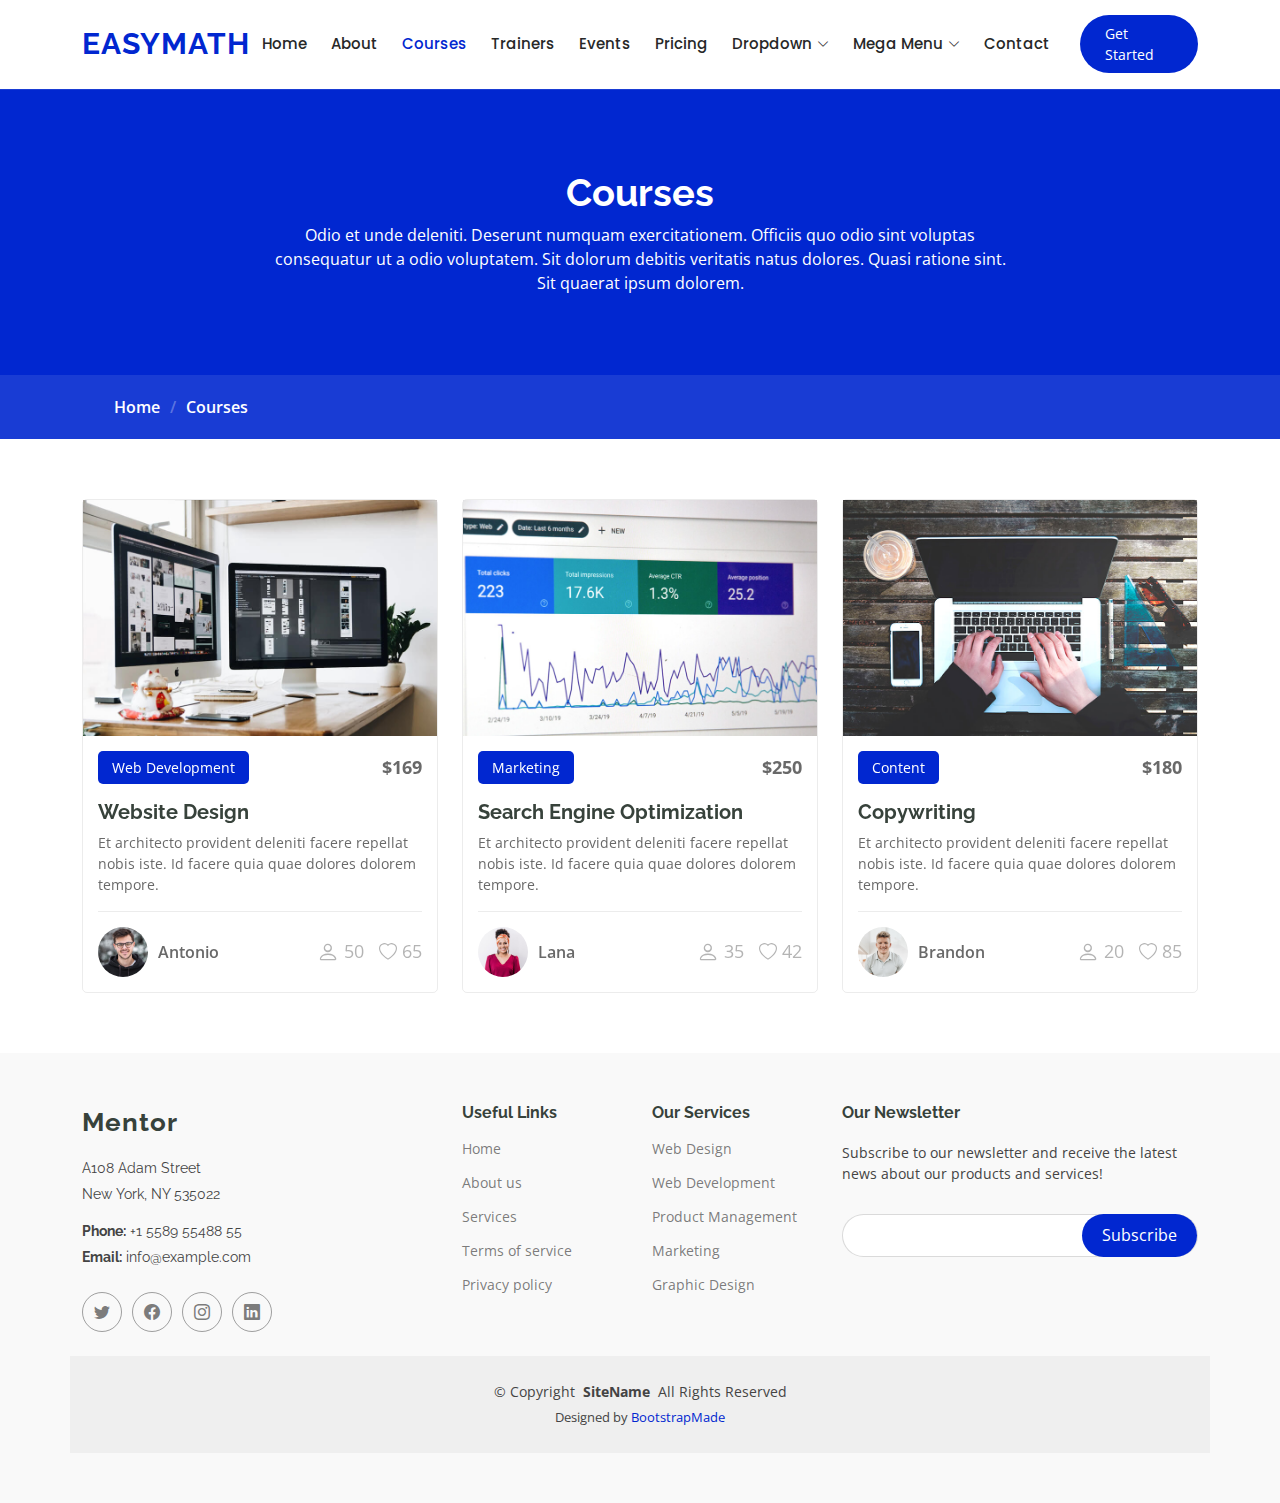
<file: courses.html>
<!DOCTYPE html>
<html lang="en">
  <head>
    <meta charset="utf-8" />
    <meta content="width=device-width, initial-scale=1.0" name="viewport" />
    <title>Kelas - EasyMath</title>
    <meta content="" name="description" />
    <meta content="" name="keywords" />

    <!-- Favicons -->
    <link href="assets/img/favicon.png" rel="icon" />
    <link href="assets/img/apple-touch-icon.png" rel="apple-touch-icon" />

    <!-- Fonts -->
    <link href="https://fonts.googleapis.com" rel="preconnect" />
    <link href="https://fonts.gstatic.com" rel="preconnect" crossorigin />
    <link
      href="https://fonts.googleapis.com/css2?family=Open+Sans:ital,wght@0,300;0,400;0,500;0,600;0,700;0,800;1,300;1,400;1,500;1,600;1,700;1,800&family=Poppins:ital,wght@0,100;0,200;0,300;0,400;0,500;0,600;0,700;0,800;0,900;1,100;1,200;1,300;1,400;1,500;1,600;1,700;1,800;1,900&family=Raleway:ital,wght@0,100;0,200;0,300;0,400;0,500;0,600;0,700;0,800;0,900;1,100;1,200;1,300;1,400;1,500;1,600;1,700;1,800;1,900&display=swap"
      rel="stylesheet" />

    <!-- Vendor CSS Files -->
    <link
      href="assets/vendor/bootstrap/css/bootstrap.min.css"
      rel="stylesheet" />
    <link
      href="assets/vendor/bootstrap-icons/bootstrap-icons.css"
      rel="stylesheet" />
    <link href="assets/vendor/aos/aos.css" rel="stylesheet" />
    <link
      href="assets/vendor/glightbox/css/glightbox.min.css"
      rel="stylesheet" />
    <link href="assets/vendor/swiper/swiper-bundle.min.css" rel="stylesheet" />

    <!-- Main CSS File -->
    <link href="assets/css/main.css" rel="stylesheet" />

    <!-- =======================================================
  * Template Name: Mentor
  * Template URL: https://bootstrapmade.com/mentor-free-education-bootstrap-theme/
  * Updated: Mar 19 2024 with Bootstrap v5.3.3
  * Author: BootstrapMade.com
  * License: https://bootstrapmade.com/license/
  ======================================================== -->
  </head>

  <body>
    <header id="header" class="header d-flex align-items-center sticky-top">
      <div
        class="container-fluid container-xl position-relative d-flex align-items-center">
        <a href="index.html" class="logo d-flex align-items-center me-auto">
          <!-- Uncomment the line below if you also wish to use an image logo -->
          <!-- <img src="assets/img/logo.png" alt=""> -->
          <h1 class="">EasyMath</h1>
        </a>

        <nav id="navmenu" class="navmenu">
          <ul>
            <li><a href="index.html" class="">Home</a></li>
            <li><a href="about.html">About</a></li>
            <li><a href="courses.html" class="active">Courses</a></li>
            <li><a href="trainers.html">Trainers</a></li>
            <li><a href="events.html">Events</a></li>
            <li><a href="pricing.html">Pricing</a></li>
            <li class="dropdown has-dropdown">
              <a href="#"
                ><span>Dropdown</span> <i class="bi bi-chevron-down"></i
              ></a>
              <ul>
                <li><a href="#">Dropdown 1</a></li>
                <li class="dropdown has-dropdown">
                  <a href="#"
                    ><span>Deep Dropdown</span>
                    <i class="bi bi-chevron-down"></i
                  ></a>
                  <ul>
                    <li><a href="#">Deep Dropdown 1</a></li>
                    <li><a href="#">Deep Dropdown 2</a></li>
                    <li><a href="#">Deep Dropdown 3</a></li>
                    <li><a href="#">Deep Dropdown 4</a></li>
                    <li><a href="#">Deep Dropdown 5</a></li>
                  </ul>
                </li>
                <li><a href="#">Dropdown 2</a></li>
                <li><a href="#">Dropdown 3</a></li>
                <li><a href="#">Dropdown 4</a></li>
              </ul>
            </li>
            <li class="megamenu has-dropdown">
              <a href="#"
                ><span>Mega Menu</span> <i class="bi bi-chevron-down"></i
              ></a>
              <ul>
                <li>
                  <a href="#">Column 1 link 1</a>
                  <a href="#">Column 1 link 2</a>
                  <a href="#">Column 1 link 3</a>
                </li>
                <li>
                  <a href="#">Column 2 link 1</a>
                  <a href="#">Column 2 link 2</a>
                  <a href="#">Column 3 link 3</a>
                </li>
                <li>
                  <a href="#">Column 3 link 1</a>
                  <a href="#">Column 3 link 2</a>
                  <a href="#">Column 3 link 3</a>
                </li>
                <li>
                  <a href="#">Column 4 link 1</a>
                  <a href="#">Column 4 link 2</a>
                  <a href="#">Column 4 link 3</a>
                </li>
                <li>
                  <a href="#">Column 5 link 1</a>
                  <a href="#">Column 5 link 2</a>
                  <a href="#">Column 5 link 3</a>
                </li>
              </ul>
            </li>
            <li><a href="contact.html">Contact</a></li>
          </ul>
          <i class="mobile-nav-toggle d-xl-none bi bi-list"></i>
        </nav>

        <a class="btn-getstarted" href="courses.html">Get Started</a>
      </div>
    </header>

    <main class="main">
      <!-- Page Title -->
      <div class="page-title" data-aos="fade">
        <div class="heading">
          <div class="container">
            <div class="row d-flex justify-content-center text-center">
              <div class="col-lg-8">
                <h1>Courses</h1>
                <p class="mb-0">
                  Odio et unde deleniti. Deserunt numquam exercitationem.
                  Officiis quo odio sint voluptas consequatur ut a odio
                  voluptatem. Sit dolorum debitis veritatis natus dolores. Quasi
                  ratione sint. Sit quaerat ipsum dolorem.
                </p>
              </div>
            </div>
          </div>
        </div>
        <nav class="breadcrumbs">
          <div class="container">
            <ol>
              <li><a href="index.html">Home</a></li>
              <li class="current">Courses</li>
            </ol>
          </div>
        </nav>
      </div>
      <!-- End Page Title -->

      <!-- Courses List Section -->
      <section id="courses-list" class="section courses-list">
        <div class="container">
          <div class="row">
            <div
              class="col-lg-4 col-md-6 d-flex align-items-stretch"
              data-aos="zoom-in"
              data-aos-delay="100">
              <div class="course-item">
                <img
                  src="assets/img/course-1.jpg"
                  class="img-fluid"
                  alt="..." />
                <div class="course-content">
                  <div
                    class="d-flex justify-content-between align-items-center mb-3">
                    <p class="category">Web Development</p>
                    <p class="price">$169</p>
                  </div>

                  <h3><a href="course-details.html">Website Design</a></h3>
                  <p class="description">
                    Et architecto provident deleniti facere repellat nobis iste.
                    Id facere quia quae dolores dolorem tempore.
                  </p>
                  <div
                    class="trainer d-flex justify-content-between align-items-center">
                    <div class="trainer-profile d-flex align-items-center">
                      <img
                        src="assets/img/trainers/trainer-1-2.jpg"
                        class="img-fluid"
                        alt="" />
                      <a href="" class="trainer-link">Antonio</a>
                    </div>
                    <div class="trainer-rank d-flex align-items-center">
                      <i class="bi bi-person user-icon"></i>&nbsp;50
                      &nbsp;&nbsp;
                      <i class="bi bi-heart heart-icon"></i>&nbsp;65
                    </div>
                  </div>
                </div>
              </div>
            </div>
            <!-- End Course Item-->

            <div
              class="col-lg-4 col-md-6 d-flex align-items-stretch mt-4 mt-md-0"
              data-aos="zoom-in"
              data-aos-delay="200">
              <div class="course-item">
                <img
                  src="assets/img/course-2.jpg"
                  class="img-fluid"
                  alt="..." />
                <div class="course-content">
                  <div
                    class="d-flex justify-content-between align-items-center mb-3">
                    <p class="category">Marketing</p>
                    <p class="price">$250</p>
                  </div>

                  <h3>
                    <a href="course-details.html">Search Engine Optimization</a>
                  </h3>
                  <p class="description">
                    Et architecto provident deleniti facere repellat nobis iste.
                    Id facere quia quae dolores dolorem tempore.
                  </p>
                  <div
                    class="trainer d-flex justify-content-between align-items-center">
                    <div class="trainer-profile d-flex align-items-center">
                      <img
                        src="assets/img/trainers/trainer-2-2.jpg"
                        class="img-fluid"
                        alt="" />
                      <a href="" class="trainer-link">Lana</a>
                    </div>
                    <div class="trainer-rank d-flex align-items-center">
                      <i class="bi bi-person user-icon"></i>&nbsp;35
                      &nbsp;&nbsp;
                      <i class="bi bi-heart heart-icon"></i>&nbsp;42
                    </div>
                  </div>
                </div>
              </div>
            </div>
            <!-- End Course Item-->

            <div
              class="col-lg-4 col-md-6 d-flex align-items-stretch mt-4 mt-lg-0"
              data-aos="zoom-in"
              data-aos-delay="300">
              <div class="course-item">
                <img
                  src="assets/img/course-3.jpg"
                  class="img-fluid"
                  alt="..." />
                <div class="course-content">
                  <div
                    class="d-flex justify-content-between align-items-center mb-3">
                    <p class="category">Content</p>
                    <p class="price">$180</p>
                  </div>

                  <h3><a href="course-details.html">Copywriting</a></h3>
                  <p class="description">
                    Et architecto provident deleniti facere repellat nobis iste.
                    Id facere quia quae dolores dolorem tempore.
                  </p>
                  <div
                    class="trainer d-flex justify-content-between align-items-center">
                    <div class="trainer-profile d-flex align-items-center">
                      <img
                        src="assets/img/trainers/trainer-3-2.jpg"
                        class="img-fluid"
                        alt="" />
                      <a href="" class="trainer-link">Brandon</a>
                    </div>
                    <div class="trainer-rank d-flex align-items-center">
                      <i class="bi bi-person user-icon"></i>&nbsp;20
                      &nbsp;&nbsp;
                      <i class="bi bi-heart heart-icon"></i>&nbsp;85
                    </div>
                  </div>
                </div>
              </div>
            </div>
            <!-- End Course Item-->
          </div>
        </div>
      </section>
      <!-- /Courses List Section -->
    </main>

    <footer id="footer" class="footer position-relative">
      <div class="container footer-top">
        <div class="row gy-4">
          <div class="col-lg-4 col-md-6 footer-about">
            <a href="index.html" class="logo d-flex align-items-center">
              <span class="">Mentor</span>
            </a>
            <div class="footer-contact pt-3">
              <p>A108 Adam Street</p>
              <p>New York, NY 535022</p>
              <p class="mt-3">
                <strong>Phone:</strong> <span>+1 5589 55488 55</span>
              </p>
              <p><strong>Email:</strong> <span>info@example.com</span></p>
            </div>
            <div class="social-links d-flex mt-4">
              <a href=""><i class="bi bi-twitter"></i></a>
              <a href=""><i class="bi bi-facebook"></i></a>
              <a href=""><i class="bi bi-instagram"></i></a>
              <a href=""><i class="bi bi-linkedin"></i></a>
            </div>
          </div>

          <div class="col-lg-2 col-md-3 footer-links">
            <h4>Useful Links</h4>
            <ul>
              <li><a href="#">Home</a></li>
              <li><a href="#">About us</a></li>
              <li><a href="#">Services</a></li>
              <li><a href="#">Terms of service</a></li>
              <li><a href="#">Privacy policy</a></li>
            </ul>
          </div>

          <div class="col-lg-2 col-md-3 footer-links">
            <h4>Our Services</h4>
            <ul>
              <li><a href="#">Web Design</a></li>
              <li><a href="#">Web Development</a></li>
              <li><a href="#">Product Management</a></li>
              <li><a href="#">Marketing</a></li>
              <li><a href="#">Graphic Design</a></li>
            </ul>
          </div>

          <div class="col-lg-4 col-md-12 footer-newsletter">
            <h4>Our Newsletter</h4>
            <p>
              Subscribe to our newsletter and receive the latest news about our
              products and services!
            </p>
            <form
              action="forms/newsletter.php"
              method="post"
              class="php-email-form">
              <div class="newsletter-form">
                <input type="email" name="email" /><input
                  type="submit"
                  value="Subscribe" />
              </div>
              <div class="loading">Loading</div>
              <div class="error-message"></div>
              <div class="sent-message">
                Your subscription request has been sent. Thank you!
              </div>
            </form>
          </div>
        </div>
      </div>

      <div class="container copyright text-center mt-4">
        <p>
          © <span>Copyright</span> <strong class="px-1">SiteName</strong>
          <span>All Rights Reserved</span>
        </p>
        <div class="credits">
          <!-- All the links in the footer should remain intact. -->
          <!-- You can delete the links only if you've purchased the pro version. -->
          <!-- Licensing information: https://bootstrapmade.com/license/ -->
          <!-- Purchase the pro version with working PHP/AJAX contact form: [buy-url] -->
          Designed by <a href="https://bootstrapmade.com/">BootstrapMade</a>
        </div>
      </div>
    </footer>

    <!-- Scroll Top -->
    <a
      href="#"
      id="scroll-top"
      class="scroll-top d-flex align-items-center justify-content-center"
      ><i class="bi bi-arrow-up-short"></i
    ></a>

    <!-- Preloader -->
    <div id="preloader"></div>

    <!-- Vendor JS Files -->
    <script src="assets/vendor/bootstrap/js/bootstrap.bundle.min.js"></script>
    <script src="assets/vendor/php-email-form/validate.js"></script>
    <script src="assets/vendor/aos/aos.js"></script>
    <script src="assets/vendor/glightbox/js/glightbox.min.js"></script>
    <script src="assets/vendor/purecounter/purecounter_vanilla.js"></script>
    <script src="assets/vendor/swiper/swiper-bundle.min.js"></script>

    <!-- Main JS File -->
    <script src="assets/js/main.js"></script>
  </body>
</html>
</file>
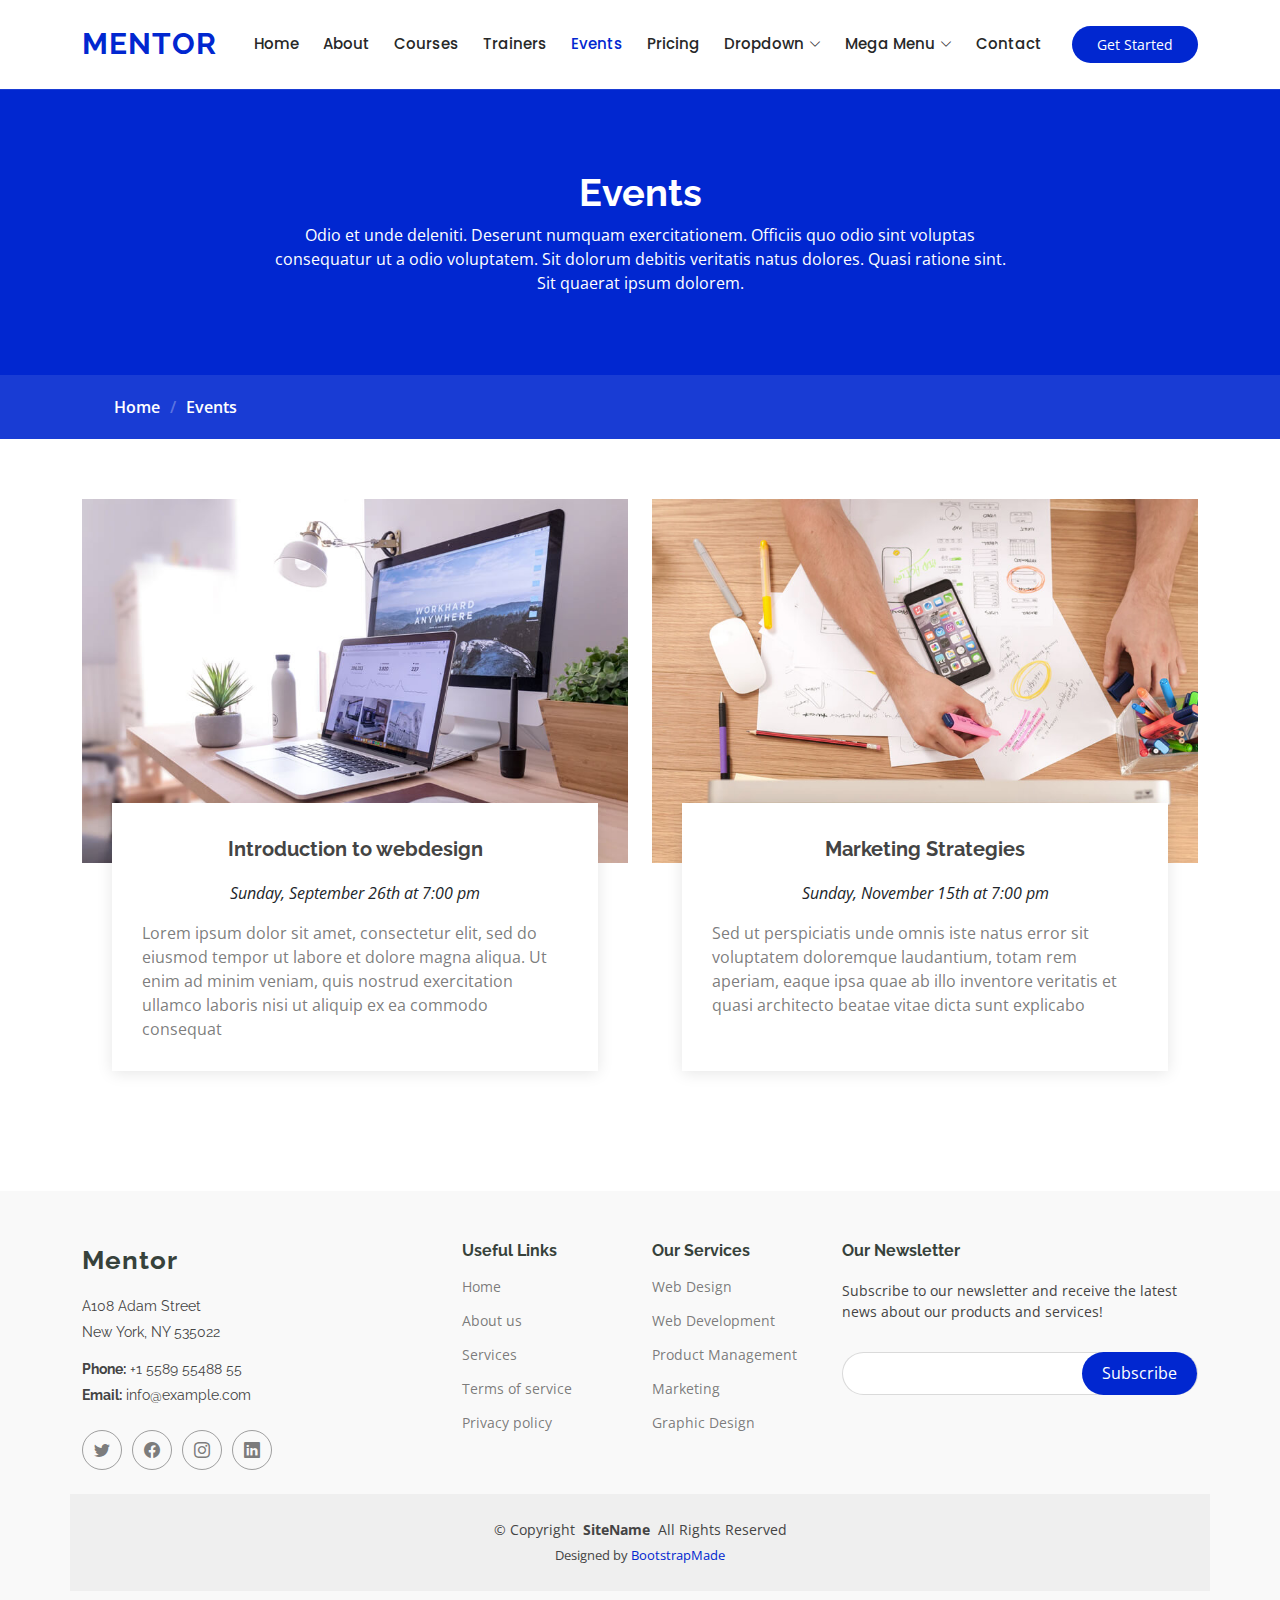
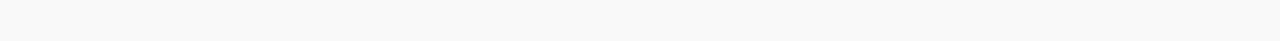
<file: events.html>
<!DOCTYPE html>
<html lang="en">

<head>
  <meta charset="utf-8">
  <meta content="width=device-width, initial-scale=1.0" name="viewport">
  <title>Events - Mentor Bootstrap Template</title>
  <meta content="" name="description">
  <meta content="" name="keywords">

  <!-- Favicons -->
  <link href="assets/img/favicon.png" rel="icon">
  <link href="assets/img/apple-touch-icon.png" rel="apple-touch-icon">

  <!-- Fonts -->
  <link href="https://fonts.googleapis.com" rel="preconnect">
  <link href="https://fonts.gstatic.com" rel="preconnect" crossorigin>
  <link href="https://fonts.googleapis.com/css2?family=Open+Sans:ital,wght@0,300;0,400;0,500;0,600;0,700;0,800;1,300;1,400;1,500;1,600;1,700;1,800&family=Poppins:ital,wght@0,100;0,200;0,300;0,400;0,500;0,600;0,700;0,800;0,900;1,100;1,200;1,300;1,400;1,500;1,600;1,700;1,800;1,900&family=Raleway:ital,wght@0,100;0,200;0,300;0,400;0,500;0,600;0,700;0,800;0,900;1,100;1,200;1,300;1,400;1,500;1,600;1,700;1,800;1,900&display=swap" rel="stylesheet">

  <!-- Vendor CSS Files -->
  <link href="assets/vendor/bootstrap/css/bootstrap.min.css" rel="stylesheet">
  <link href="assets/vendor/bootstrap-icons/bootstrap-icons.css" rel="stylesheet">
  <link href="assets/vendor/aos/aos.css" rel="stylesheet">
  <link href="assets/vendor/glightbox/css/glightbox.min.css" rel="stylesheet">
  <link href="assets/vendor/swiper/swiper-bundle.min.css" rel="stylesheet">

  <!-- Main CSS File -->
  <link href="assets/css/main.css" rel="stylesheet">

  <!-- =======================================================
  * Template Name: Mentor
  * Template URL: https://bootstrapmade.com/mentor-free-education-bootstrap-theme/
  * Updated: Mar 19 2024 with Bootstrap v5.3.3
  * Author: BootstrapMade.com
  * License: https://bootstrapmade.com/license/
  ======================================================== -->
</head>

<body>

  <header id="header" class="header d-flex align-items-center sticky-top">
    <div class="container-fluid container-xl position-relative d-flex align-items-center">

      <a href="index.html" class="logo d-flex align-items-center me-auto">
        <!-- Uncomment the line below if you also wish to use an image logo -->
        <!-- <img src="assets/img/logo.png" alt=""> -->
        <h1 class="">Mentor</h1>
      </a>

      <nav id="navmenu" class="navmenu">
        <ul>
          <li><a href="index.html" class="">Home</a></li>
          <li><a href="about.html">About</a></li>
          <li><a href="courses.html">Courses</a></li>
          <li><a href="trainers.html">Trainers</a></li>
          <li><a href="events.html" class="active">Events</a></li>
          <li><a href="pricing.html">Pricing</a></li>
          <li class="dropdown has-dropdown"><a href="#"><span>Dropdown</span> <i class="bi bi-chevron-down"></i></a>
            <ul>
              <li><a href="#">Dropdown 1</a></li>
              <li class="dropdown has-dropdown"><a href="#"><span>Deep Dropdown</span> <i class="bi bi-chevron-down"></i></a>
                <ul>
                  <li><a href="#">Deep Dropdown 1</a></li>
                  <li><a href="#">Deep Dropdown 2</a></li>
                  <li><a href="#">Deep Dropdown 3</a></li>
                  <li><a href="#">Deep Dropdown 4</a></li>
                  <li><a href="#">Deep Dropdown 5</a></li>
                </ul>
              </li>
              <li><a href="#">Dropdown 2</a></li>
              <li><a href="#">Dropdown 3</a></li>
              <li><a href="#">Dropdown 4</a></li>
            </ul>
          </li>
          <li class="megamenu has-dropdown"><a href="#"><span>Mega Menu</span> <i class="bi bi-chevron-down"></i></a>
            <ul>
              <li>
                <a href="#">Column 1 link 1</a>
                <a href="#">Column 1 link 2</a>
                <a href="#">Column 1 link 3</a>
              </li>
              <li>
                <a href="#">Column 2 link 1</a>
                <a href="#">Column 2 link 2</a>
                <a href="#">Column 3 link 3</a>
              </li>
              <li>
                <a href="#">Column 3 link 1</a>
                <a href="#">Column 3 link 2</a>
                <a href="#">Column 3 link 3</a>
              </li>
              <li>
                <a href="#">Column 4 link 1</a>
                <a href="#">Column 4 link 2</a>
                <a href="#">Column 4 link 3</a>
              </li>
              <li>
                <a href="#">Column 5 link 1</a>
                <a href="#">Column 5 link 2</a>
                <a href="#">Column 5 link 3</a>
              </li>
            </ul>
          </li>
          <li><a href="contact.html">Contact</a></li>
        </ul>
        <i class="mobile-nav-toggle d-xl-none bi bi-list"></i>
      </nav>

      <a class="btn-getstarted" href="courses.html">Get Started</a>

    </div>
  </header>

  <main class="main">

    <!-- Page Title -->
    <div class="page-title" data-aos="fade">
      <div class="heading">
        <div class="container">
          <div class="row d-flex justify-content-center text-center">
            <div class="col-lg-8">
              <h1>Events</h1>
              <p class="mb-0">Odio et unde deleniti. Deserunt numquam exercitationem. Officiis quo odio sint voluptas consequatur ut a odio voluptatem. Sit dolorum debitis veritatis natus dolores. Quasi ratione sint. Sit quaerat ipsum dolorem.</p>
            </div>
          </div>
        </div>
      </div>
      <nav class="breadcrumbs">
        <div class="container">
          <ol>
            <li><a href="index.html">Home</a></li>
            <li class="current">Events</li>
          </ol>
        </div>
      </nav>
    </div><!-- End Page Title -->

    <!-- Events Section -->
    <section id="events" class="events section">

      <div class="container" data-aos="fade-up">

        <div class="row">
          <div class="col-md-6 d-flex align-items-stretch">
            <div class="card">
              <div class="card-img">
                <img src="assets/img/events-item-1.jpg" alt="...">
              </div>
              <div class="card-body">
                <h5 class="card-title"><a href="">Introduction to webdesign</a></h5>
                <p class="fst-italic text-center">Sunday, September 26th at 7:00 pm</p>
                <p class="card-text">Lorem ipsum dolor sit amet, consectetur elit, sed do eiusmod tempor ut labore et dolore magna aliqua. Ut enim ad minim veniam, quis nostrud exercitation ullamco laboris nisi ut aliquip ex ea commodo consequat</p>
              </div>
            </div>
          </div>
          <div class="col-md-6 d-flex align-items-stretch">
            <div class="card">
              <div class="card-img">
                <img src="assets/img/events-item-2.jpg" alt="...">
              </div>
              <div class="card-body">
                <h5 class="card-title"><a href="">Marketing Strategies</a></h5>
                <p class="fst-italic text-center">Sunday, November 15th at 7:00 pm</p>
                <p class="card-text">Sed ut perspiciatis unde omnis iste natus error sit voluptatem doloremque laudantium, totam rem aperiam, eaque ipsa quae ab illo inventore veritatis et quasi architecto beatae vitae dicta sunt explicabo</p>
              </div>
            </div>

          </div>
        </div>

      </div>

    </section><!-- /Events Section -->

  </main>

  <footer id="footer" class="footer position-relative">

    <div class="container footer-top">
      <div class="row gy-4">
        <div class="col-lg-4 col-md-6 footer-about">
          <a href="index.html" class="logo d-flex align-items-center">
            <span class="">Mentor</span>
          </a>
          <div class="footer-contact pt-3">
            <p>A108 Adam Street</p>
            <p>New York, NY 535022</p>
            <p class="mt-3"><strong>Phone:</strong> <span>+1 5589 55488 55</span></p>
            <p><strong>Email:</strong> <span>info@example.com</span></p>
          </div>
          <div class="social-links d-flex mt-4">
            <a href=""><i class="bi bi-twitter"></i></a>
            <a href=""><i class="bi bi-facebook"></i></a>
            <a href=""><i class="bi bi-instagram"></i></a>
            <a href=""><i class="bi bi-linkedin"></i></a>
          </div>
        </div>

        <div class="col-lg-2 col-md-3 footer-links">
          <h4>Useful Links</h4>
          <ul>
            <li><a href="#">Home</a></li>
            <li><a href="#">About us</a></li>
            <li><a href="#">Services</a></li>
            <li><a href="#">Terms of service</a></li>
            <li><a href="#">Privacy policy</a></li>
          </ul>
        </div>

        <div class="col-lg-2 col-md-3 footer-links">
          <h4>Our Services</h4>
          <ul>
            <li><a href="#">Web Design</a></li>
            <li><a href="#">Web Development</a></li>
            <li><a href="#">Product Management</a></li>
            <li><a href="#">Marketing</a></li>
            <li><a href="#">Graphic Design</a></li>
          </ul>
        </div>

        <div class="col-lg-4 col-md-12 footer-newsletter">
          <h4>Our Newsletter</h4>
          <p>Subscribe to our newsletter and receive the latest news about our products and services!</p>
          <form action="forms/newsletter.php" method="post" class="php-email-form">
            <div class="newsletter-form"><input type="email" name="email"><input type="submit" value="Subscribe"></div>
            <div class="loading">Loading</div>
            <div class="error-message"></div>
            <div class="sent-message">Your subscription request has been sent. Thank you!</div>
          </form>
        </div>

      </div>
    </div>

    <div class="container copyright text-center mt-4">
      <p>© <span>Copyright</span> <strong class="px-1">SiteName</strong> <span>All Rights Reserved</span></p>
      <div class="credits">
        <!-- All the links in the footer should remain intact. -->
        <!-- You can delete the links only if you've purchased the pro version. -->
        <!-- Licensing information: https://bootstrapmade.com/license/ -->
        <!-- Purchase the pro version with working PHP/AJAX contact form: [buy-url] -->
        Designed by <a href="https://bootstrapmade.com/">BootstrapMade</a>
      </div>
    </div>

  </footer>

  <!-- Scroll Top -->
  <a href="#" id="scroll-top" class="scroll-top d-flex align-items-center justify-content-center"><i class="bi bi-arrow-up-short"></i></a>

  <!-- Preloader -->
  <div id="preloader"></div>

  <!-- Vendor JS Files -->
  <script src="assets/vendor/bootstrap/js/bootstrap.bundle.min.js"></script>
  <script src="assets/vendor/php-email-form/validate.js"></script>
  <script src="assets/vendor/aos/aos.js"></script>
  <script src="assets/vendor/glightbox/js/glightbox.min.js"></script>
  <script src="assets/vendor/purecounter/purecounter_vanilla.js"></script>
  <script src="assets/vendor/swiper/swiper-bundle.min.js"></script>

  <!-- Main JS File -->
  <script src="assets/js/main.js"></script>

</body>

</html>
</file>
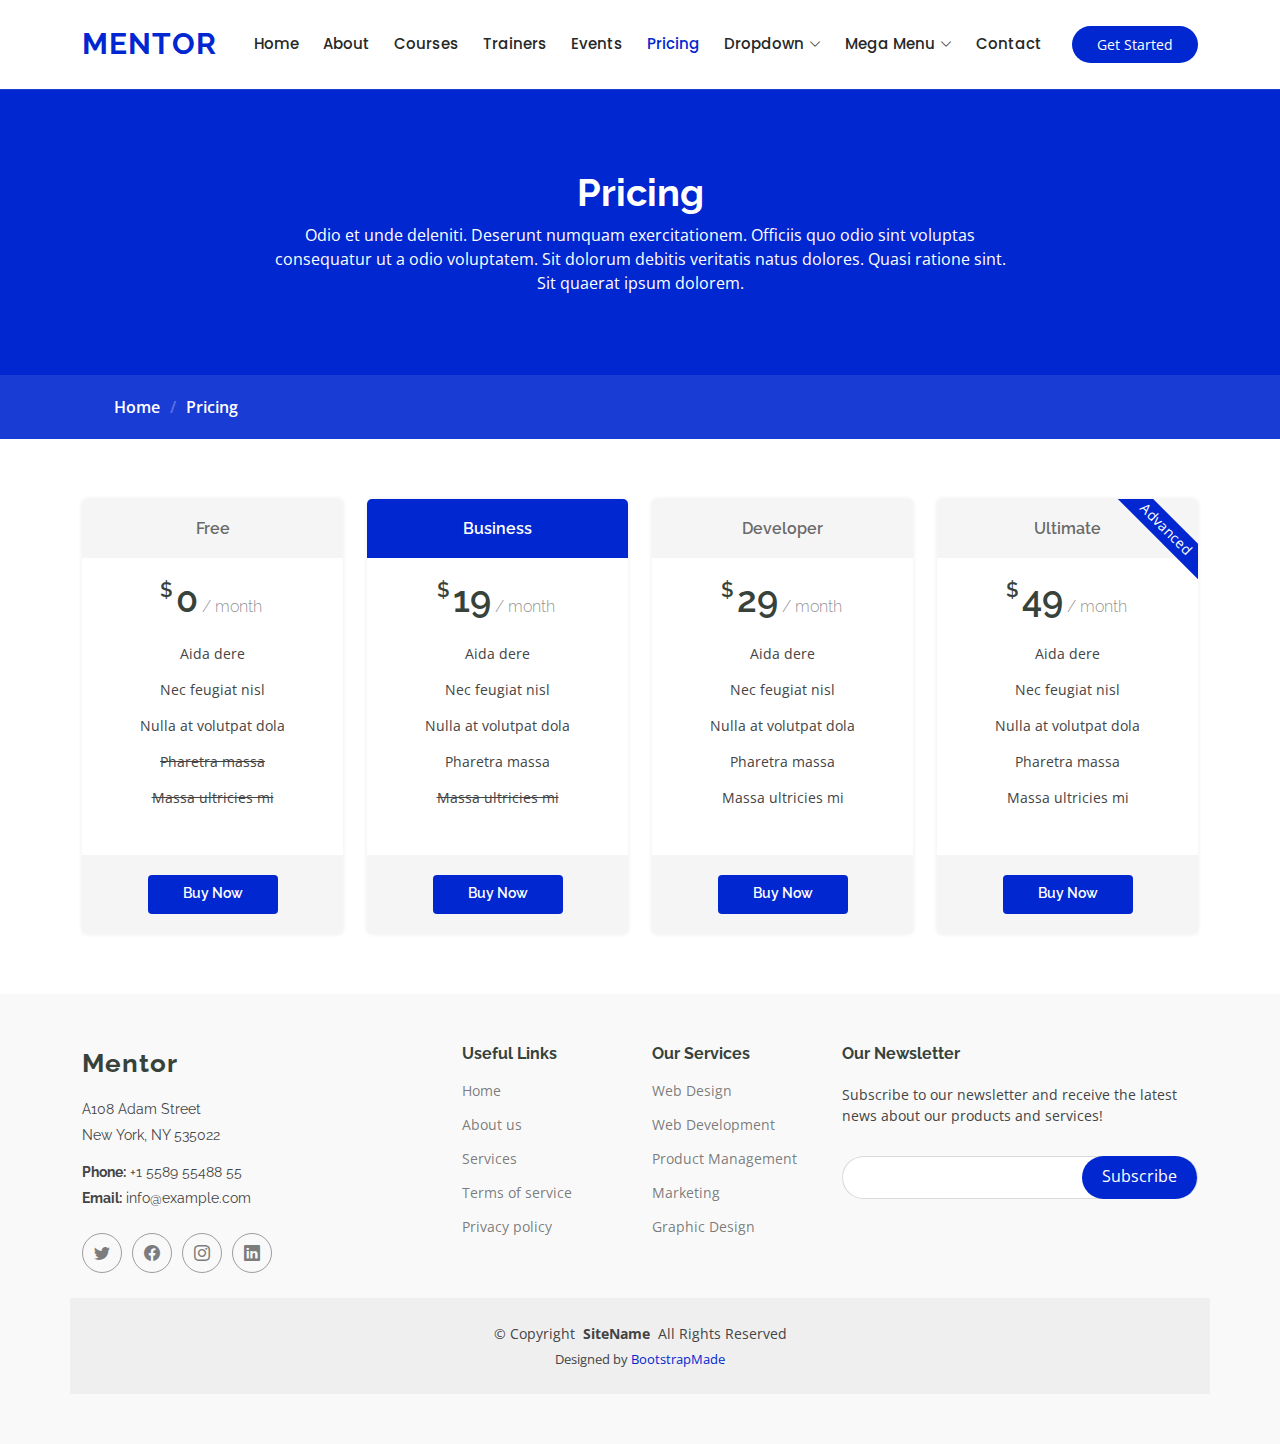
<file: pricing.html>
<!DOCTYPE html>
<html lang="en">

<head>
  <meta charset="utf-8">
  <meta content="width=device-width, initial-scale=1.0" name="viewport">
  <title>Pricing - Mentor Bootstrap Template</title>
  <meta content="" name="description">
  <meta content="" name="keywords">

  <!-- Favicons -->
  <link href="assets/img/favicon.png" rel="icon">
  <link href="assets/img/apple-touch-icon.png" rel="apple-touch-icon">

  <!-- Fonts -->
  <link href="https://fonts.googleapis.com" rel="preconnect">
  <link href="https://fonts.gstatic.com" rel="preconnect" crossorigin>
  <link href="https://fonts.googleapis.com/css2?family=Open+Sans:ital,wght@0,300;0,400;0,500;0,600;0,700;0,800;1,300;1,400;1,500;1,600;1,700;1,800&family=Poppins:ital,wght@0,100;0,200;0,300;0,400;0,500;0,600;0,700;0,800;0,900;1,100;1,200;1,300;1,400;1,500;1,600;1,700;1,800;1,900&family=Raleway:ital,wght@0,100;0,200;0,300;0,400;0,500;0,600;0,700;0,800;0,900;1,100;1,200;1,300;1,400;1,500;1,600;1,700;1,800;1,900&display=swap" rel="stylesheet">

  <!-- Vendor CSS Files -->
  <link href="assets/vendor/bootstrap/css/bootstrap.min.css" rel="stylesheet">
  <link href="assets/vendor/bootstrap-icons/bootstrap-icons.css" rel="stylesheet">
  <link href="assets/vendor/aos/aos.css" rel="stylesheet">
  <link href="assets/vendor/glightbox/css/glightbox.min.css" rel="stylesheet">
  <link href="assets/vendor/swiper/swiper-bundle.min.css" rel="stylesheet">

  <!-- Main CSS File -->
  <link href="assets/css/main.css" rel="stylesheet">

  <!-- =======================================================
  * Template Name: Mentor
  * Template URL: https://bootstrapmade.com/mentor-free-education-bootstrap-theme/
  * Updated: Mar 19 2024 with Bootstrap v5.3.3
  * Author: BootstrapMade.com
  * License: https://bootstrapmade.com/license/
  ======================================================== -->
</head>

<body>

  <header id="header" class="header d-flex align-items-center sticky-top">
    <div class="container-fluid container-xl position-relative d-flex align-items-center">

      <a href="index.html" class="logo d-flex align-items-center me-auto">
        <!-- Uncomment the line below if you also wish to use an image logo -->
        <!-- <img src="assets/img/logo.png" alt=""> -->
        <h1 class="">Mentor</h1>
      </a>

      <nav id="navmenu" class="navmenu">
        <ul>
          <li><a href="index.html" class="">Home</a></li>
          <li><a href="about.html">About</a></li>
          <li><a href="courses.html">Courses</a></li>
          <li><a href="trainers.html">Trainers</a></li>
          <li><a href="events.html">Events</a></li>
          <li><a href="pricing.html" class="active">Pricing</a></li>
          <li class="dropdown has-dropdown"><a href="#"><span>Dropdown</span> <i class="bi bi-chevron-down"></i></a>
            <ul>
              <li><a href="#">Dropdown 1</a></li>
              <li class="dropdown has-dropdown"><a href="#"><span>Deep Dropdown</span> <i class="bi bi-chevron-down"></i></a>
                <ul>
                  <li><a href="#">Deep Dropdown 1</a></li>
                  <li><a href="#">Deep Dropdown 2</a></li>
                  <li><a href="#">Deep Dropdown 3</a></li>
                  <li><a href="#">Deep Dropdown 4</a></li>
                  <li><a href="#">Deep Dropdown 5</a></li>
                </ul>
              </li>
              <li><a href="#">Dropdown 2</a></li>
              <li><a href="#">Dropdown 3</a></li>
              <li><a href="#">Dropdown 4</a></li>
            </ul>
          </li>
          <li class="megamenu has-dropdown"><a href="#"><span>Mega Menu</span> <i class="bi bi-chevron-down"></i></a>
            <ul>
              <li>
                <a href="#">Column 1 link 1</a>
                <a href="#">Column 1 link 2</a>
                <a href="#">Column 1 link 3</a>
              </li>
              <li>
                <a href="#">Column 2 link 1</a>
                <a href="#">Column 2 link 2</a>
                <a href="#">Column 3 link 3</a>
              </li>
              <li>
                <a href="#">Column 3 link 1</a>
                <a href="#">Column 3 link 2</a>
                <a href="#">Column 3 link 3</a>
              </li>
              <li>
                <a href="#">Column 4 link 1</a>
                <a href="#">Column 4 link 2</a>
                <a href="#">Column 4 link 3</a>
              </li>
              <li>
                <a href="#">Column 5 link 1</a>
                <a href="#">Column 5 link 2</a>
                <a href="#">Column 5 link 3</a>
              </li>
            </ul>
          </li>
          <li><a href="contact.html">Contact</a></li>
        </ul>
        <i class="mobile-nav-toggle d-xl-none bi bi-list"></i>
      </nav>

      <a class="btn-getstarted" href="courses.html">Get Started</a>

    </div>
  </header>

  <main class="main">

    <!-- Page Title -->
    <div class="page-title" data-aos="fade">
      <div class="heading">
        <div class="container">
          <div class="row d-flex justify-content-center text-center">
            <div class="col-lg-8">
              <h1>Pricing</h1>
              <p class="mb-0">Odio et unde deleniti. Deserunt numquam exercitationem. Officiis quo odio sint voluptas consequatur ut a odio voluptatem. Sit dolorum debitis veritatis natus dolores. Quasi ratione sint. Sit quaerat ipsum dolorem.</p>
            </div>
          </div>
        </div>
      </div>
      <nav class="breadcrumbs">
        <div class="container">
          <ol>
            <li><a href="index.html">Home</a></li>
            <li class="current">Pricing</li>
          </ol>
        </div>
      </nav>
    </div><!-- End Page Title -->

    <!-- Pricing Section -->
    <section id="pricing" class="pricing section">

      <div class="container">

        <div class="row gy-3">

          <div class="col-xl-3 col-lg-6" data-aos="fade-up" data-aos-delay="100">
            <div class="pricing-item">
              <h3>Free</h3>
              <h4><sup>$</sup>0<span> / month</span></h4>
              <ul>
                <li>Aida dere</li>
                <li>Nec feugiat nisl</li>
                <li>Nulla at volutpat dola</li>
                <li class="na">Pharetra massa</li>
                <li class="na">Massa ultricies mi</li>
              </ul>
              <div class="btn-wrap">
                <a href="#" class="btn-buy">Buy Now</a>
              </div>
            </div>
          </div><!-- End Pricing Item -->

          <div class="col-xl-3 col-lg-6" data-aos="fade-up" data-aos-delay="200">
            <div class="pricing-item featured">
              <h3>Business</h3>
              <h4><sup>$</sup>19<span> / month</span></h4>
              <ul>
                <li>Aida dere</li>
                <li>Nec feugiat nisl</li>
                <li>Nulla at volutpat dola</li>
                <li>Pharetra massa</li>
                <li class="na">Massa ultricies mi</li>
              </ul>
              <div class="btn-wrap">
                <a href="#" class="btn-buy">Buy Now</a>
              </div>
            </div>
          </div><!-- End Pricing Item -->

          <div class="col-xl-3 col-lg-6" data-aos="fade-up" data-aos-delay="400">
            <div class="pricing-item">
              <h3>Developer</h3>
              <h4><sup>$</sup>29<span> / month</span></h4>
              <ul>
                <li>Aida dere</li>
                <li>Nec feugiat nisl</li>
                <li>Nulla at volutpat dola</li>
                <li>Pharetra massa</li>
                <li>Massa ultricies mi</li>
              </ul>
              <div class="btn-wrap">
                <a href="#" class="btn-buy">Buy Now</a>
              </div>
            </div>
          </div><!-- End Pricing Item -->

          <div class="col-xl-3 col-lg-6" data-aos="fade-up" data-aos-delay="400">
            <div class="pricing-item">
              <span class="advanced">Advanced</span>
              <h3>Ultimate</h3>
              <h4><sup>$</sup>49<span> / month</span></h4>
              <ul>
                <li>Aida dere</li>
                <li>Nec feugiat nisl</li>
                <li>Nulla at volutpat dola</li>
                <li>Pharetra massa</li>
                <li>Massa ultricies mi</li>
              </ul>
              <div class="btn-wrap">
                <a href="#" class="btn-buy">Buy Now</a>
              </div>
            </div>
          </div><!-- End Pricing Item -->

        </div>

      </div>

    </section><!-- /Pricing Section -->

  </main>

  <footer id="footer" class="footer position-relative">

    <div class="container footer-top">
      <div class="row gy-4">
        <div class="col-lg-4 col-md-6 footer-about">
          <a href="index.html" class="logo d-flex align-items-center">
            <span class="">Mentor</span>
          </a>
          <div class="footer-contact pt-3">
            <p>A108 Adam Street</p>
            <p>New York, NY 535022</p>
            <p class="mt-3"><strong>Phone:</strong> <span>+1 5589 55488 55</span></p>
            <p><strong>Email:</strong> <span>info@example.com</span></p>
          </div>
          <div class="social-links d-flex mt-4">
            <a href=""><i class="bi bi-twitter"></i></a>
            <a href=""><i class="bi bi-facebook"></i></a>
            <a href=""><i class="bi bi-instagram"></i></a>
            <a href=""><i class="bi bi-linkedin"></i></a>
          </div>
        </div>

        <div class="col-lg-2 col-md-3 footer-links">
          <h4>Useful Links</h4>
          <ul>
            <li><a href="#">Home</a></li>
            <li><a href="#">About us</a></li>
            <li><a href="#">Services</a></li>
            <li><a href="#">Terms of service</a></li>
            <li><a href="#">Privacy policy</a></li>
          </ul>
        </div>

        <div class="col-lg-2 col-md-3 footer-links">
          <h4>Our Services</h4>
          <ul>
            <li><a href="#">Web Design</a></li>
            <li><a href="#">Web Development</a></li>
            <li><a href="#">Product Management</a></li>
            <li><a href="#">Marketing</a></li>
            <li><a href="#">Graphic Design</a></li>
          </ul>
        </div>

        <div class="col-lg-4 col-md-12 footer-newsletter">
          <h4>Our Newsletter</h4>
          <p>Subscribe to our newsletter and receive the latest news about our products and services!</p>
          <form action="forms/newsletter.php" method="post" class="php-email-form">
            <div class="newsletter-form"><input type="email" name="email"><input type="submit" value="Subscribe"></div>
            <div class="loading">Loading</div>
            <div class="error-message"></div>
            <div class="sent-message">Your subscription request has been sent. Thank you!</div>
          </form>
        </div>

      </div>
    </div>

    <div class="container copyright text-center mt-4">
      <p>© <span>Copyright</span> <strong class="px-1">SiteName</strong> <span>All Rights Reserved</span></p>
      <div class="credits">
        <!-- All the links in the footer should remain intact. -->
        <!-- You can delete the links only if you've purchased the pro version. -->
        <!-- Licensing information: https://bootstrapmade.com/license/ -->
        <!-- Purchase the pro version with working PHP/AJAX contact form: [buy-url] -->
        Designed by <a href="https://bootstrapmade.com/">BootstrapMade</a>
      </div>
    </div>

  </footer>

  <!-- Scroll Top -->
  <a href="#" id="scroll-top" class="scroll-top d-flex align-items-center justify-content-center"><i class="bi bi-arrow-up-short"></i></a>

  <!-- Preloader -->
  <div id="preloader"></div>

  <!-- Vendor JS Files -->
  <script src="assets/vendor/bootstrap/js/bootstrap.bundle.min.js"></script>
  <script src="assets/vendor/php-email-form/validate.js"></script>
  <script src="assets/vendor/aos/aos.js"></script>
  <script src="assets/vendor/glightbox/js/glightbox.min.js"></script>
  <script src="assets/vendor/purecounter/purecounter_vanilla.js"></script>
  <script src="assets/vendor/swiper/swiper-bundle.min.js"></script>

  <!-- Main JS File -->
  <script src="assets/js/main.js"></script>

</body>

</html>
</file>
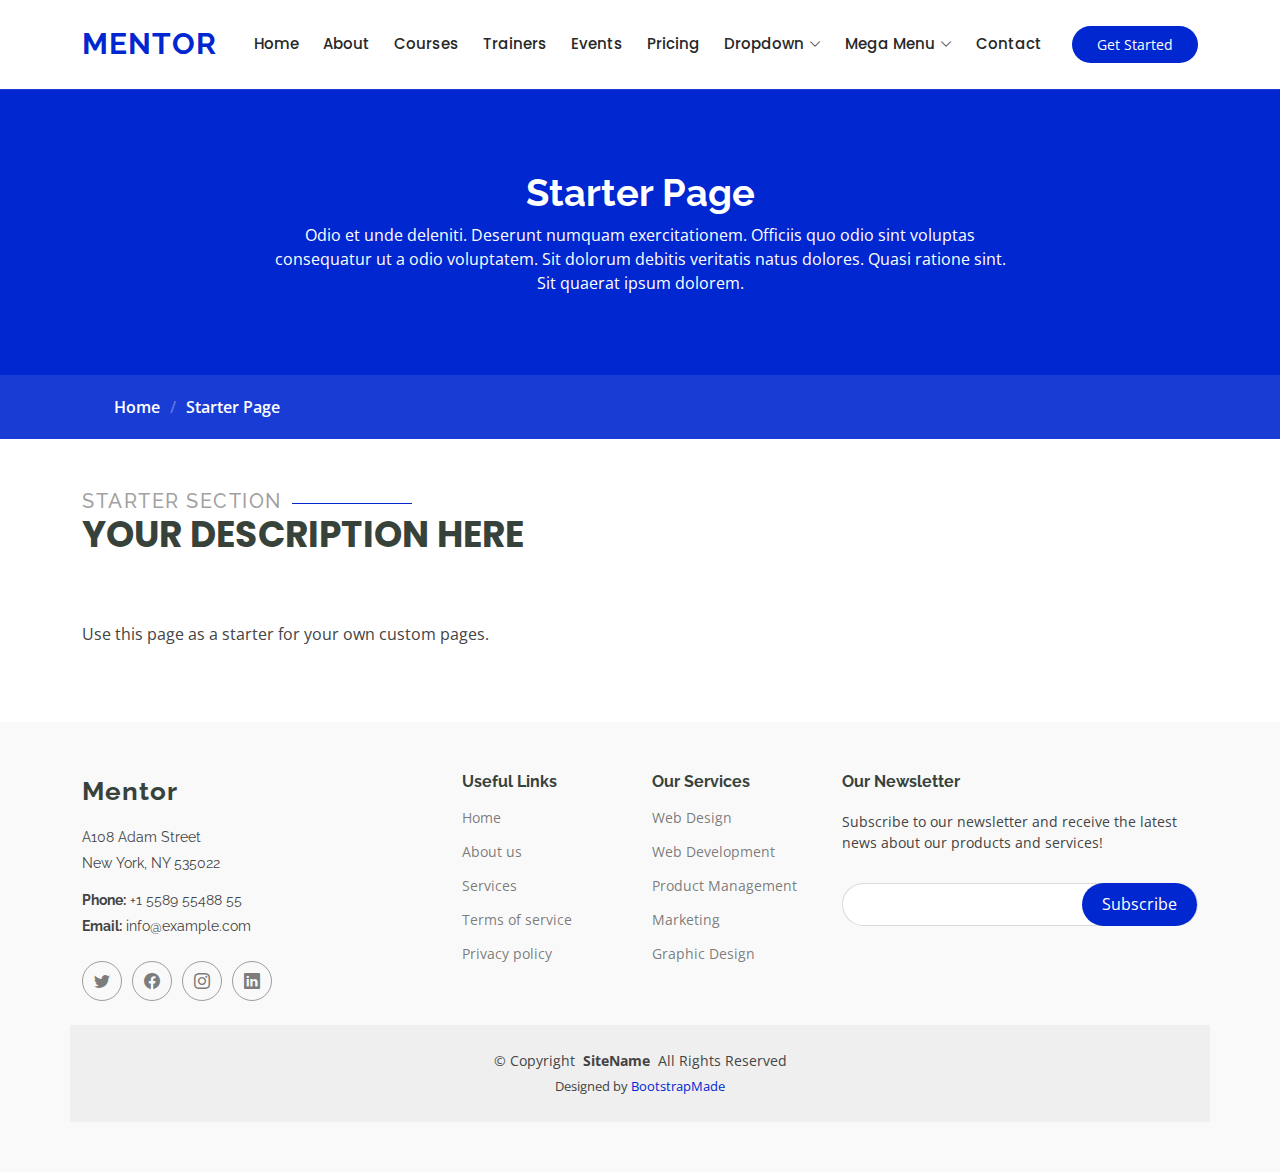
<file: starter-page.html>
<!DOCTYPE html>
<html lang="en">

<head>
  <meta charset="utf-8">
  <meta content="width=device-width, initial-scale=1.0" name="viewport">
  <title>Starter Page - Mentor Bootstrap Template</title>
  <meta content="" name="description">
  <meta content="" name="keywords">

  <!-- Favicons -->
  <link href="assets/img/favicon.png" rel="icon">
  <link href="assets/img/apple-touch-icon.png" rel="apple-touch-icon">

  <!-- Fonts -->
  <link href="https://fonts.googleapis.com" rel="preconnect">
  <link href="https://fonts.gstatic.com" rel="preconnect" crossorigin>
  <link href="https://fonts.googleapis.com/css2?family=Open+Sans:ital,wght@0,300;0,400;0,500;0,600;0,700;0,800;1,300;1,400;1,500;1,600;1,700;1,800&family=Poppins:ital,wght@0,100;0,200;0,300;0,400;0,500;0,600;0,700;0,800;0,900;1,100;1,200;1,300;1,400;1,500;1,600;1,700;1,800;1,900&family=Raleway:ital,wght@0,100;0,200;0,300;0,400;0,500;0,600;0,700;0,800;0,900;1,100;1,200;1,300;1,400;1,500;1,600;1,700;1,800;1,900&display=swap" rel="stylesheet">

  <!-- Vendor CSS Files -->
  <link href="assets/vendor/bootstrap/css/bootstrap.min.css" rel="stylesheet">
  <link href="assets/vendor/bootstrap-icons/bootstrap-icons.css" rel="stylesheet">
  <link href="assets/vendor/aos/aos.css" rel="stylesheet">
  <link href="assets/vendor/glightbox/css/glightbox.min.css" rel="stylesheet">
  <link href="assets/vendor/swiper/swiper-bundle.min.css" rel="stylesheet">

  <!-- Main CSS File -->
  <link href="assets/css/main.css" rel="stylesheet">

  <!-- =======================================================
  * Template Name: Mentor
  * Template URL: https://bootstrapmade.com/mentor-free-education-bootstrap-theme/
  * Updated: Mar 19 2024 with Bootstrap v5.3.3
  * Author: BootstrapMade.com
  * License: https://bootstrapmade.com/license/
  ======================================================== -->
</head>

<body>

  <header id="header" class="header d-flex align-items-center sticky-top">
    <div class="container-fluid container-xl position-relative d-flex align-items-center">

      <a href="index.html" class="logo d-flex align-items-center me-auto">
        <!-- Uncomment the line below if you also wish to use an image logo -->
        <!-- <img src="assets/img/logo.png" alt=""> -->
        <h1 class="">Mentor</h1>
      </a>

      <nav id="navmenu" class="navmenu">
        <ul>
          <li><a href="index.html" class="">Home</a></li>
          <li><a href="about.html">About</a></li>
          <li><a href="courses.html">Courses</a></li>
          <li><a href="trainers.html">Trainers</a></li>
          <li><a href="events.html">Events</a></li>
          <li><a href="pricing.html">Pricing</a></li>
          <li class="dropdown has-dropdown"><a href="#"><span>Dropdown</span> <i class="bi bi-chevron-down"></i></a>
            <ul>
              <li><a href="#">Dropdown 1</a></li>
              <li class="dropdown has-dropdown"><a href="#"><span>Deep Dropdown</span> <i class="bi bi-chevron-down"></i></a>
                <ul>
                  <li><a href="#">Deep Dropdown 1</a></li>
                  <li><a href="#">Deep Dropdown 2</a></li>
                  <li><a href="#">Deep Dropdown 3</a></li>
                  <li><a href="#">Deep Dropdown 4</a></li>
                  <li><a href="#">Deep Dropdown 5</a></li>
                </ul>
              </li>
              <li><a href="#">Dropdown 2</a></li>
              <li><a href="#">Dropdown 3</a></li>
              <li><a href="#">Dropdown 4</a></li>
            </ul>
          </li>
          <li class="megamenu has-dropdown"><a href="#"><span>Mega Menu</span> <i class="bi bi-chevron-down"></i></a>
            <ul>
              <li>
                <a href="#">Column 1 link 1</a>
                <a href="#">Column 1 link 2</a>
                <a href="#">Column 1 link 3</a>
              </li>
              <li>
                <a href="#">Column 2 link 1</a>
                <a href="#">Column 2 link 2</a>
                <a href="#">Column 3 link 3</a>
              </li>
              <li>
                <a href="#">Column 3 link 1</a>
                <a href="#">Column 3 link 2</a>
                <a href="#">Column 3 link 3</a>
              </li>
              <li>
                <a href="#">Column 4 link 1</a>
                <a href="#">Column 4 link 2</a>
                <a href="#">Column 4 link 3</a>
              </li>
              <li>
                <a href="#">Column 5 link 1</a>
                <a href="#">Column 5 link 2</a>
                <a href="#">Column 5 link 3</a>
              </li>
            </ul>
          </li>
          <li><a href="contact.html">Contact</a></li>
        </ul>
        <i class="mobile-nav-toggle d-xl-none bi bi-list"></i>
      </nav>

      <a class="btn-getstarted" href="courses.html">Get Started</a>

    </div>
  </header>

  <main class="main">

    <!-- Page Title -->
    <div class="page-title" data-aos="fade">
      <div class="heading">
        <div class="container">
          <div class="row d-flex justify-content-center text-center">
            <div class="col-lg-8">
              <h1>Starter Page</h1>
              <p class="mb-0">Odio et unde deleniti. Deserunt numquam exercitationem. Officiis quo odio sint voluptas consequatur ut a odio voluptatem. Sit dolorum debitis veritatis natus dolores. Quasi ratione sint. Sit quaerat ipsum dolorem.</p>
            </div>
          </div>
        </div>
      </div>
      <nav class="breadcrumbs">
        <div class="container">
          <ol>
            <li><a href="index.html">Home</a></li>
            <li class="current">Starter Page</li>
          </ol>
        </div>
      </nav>
    </div><!-- End Page Title -->

    <!-- Starter Section Section -->
    <section id="starter-section" class="starter-section section">

      <!-- Section Title -->
      <div class="container section-title" data-aos="fade-up">
        <h2>Starter Section</h2>
        <p class="">Your Description Here<br></p>
      </div><!-- End Section Title -->

      <div class="container" data-aos="fade-up">
        <p>Use this page as a starter for your own custom pages.</p>
      </div>

    </section><!-- /Starter Section Section -->

  </main>

  <footer id="footer" class="footer position-relative">

    <div class="container footer-top">
      <div class="row gy-4">
        <div class="col-lg-4 col-md-6 footer-about">
          <a href="index.html" class="logo d-flex align-items-center">
            <span class="">Mentor</span>
          </a>
          <div class="footer-contact pt-3">
            <p>A108 Adam Street</p>
            <p>New York, NY 535022</p>
            <p class="mt-3"><strong>Phone:</strong> <span>+1 5589 55488 55</span></p>
            <p><strong>Email:</strong> <span>info@example.com</span></p>
          </div>
          <div class="social-links d-flex mt-4">
            <a href=""><i class="bi bi-twitter"></i></a>
            <a href=""><i class="bi bi-facebook"></i></a>
            <a href=""><i class="bi bi-instagram"></i></a>
            <a href=""><i class="bi bi-linkedin"></i></a>
          </div>
        </div>

        <div class="col-lg-2 col-md-3 footer-links">
          <h4>Useful Links</h4>
          <ul>
            <li><a href="#">Home</a></li>
            <li><a href="#">About us</a></li>
            <li><a href="#">Services</a></li>
            <li><a href="#">Terms of service</a></li>
            <li><a href="#">Privacy policy</a></li>
          </ul>
        </div>

        <div class="col-lg-2 col-md-3 footer-links">
          <h4>Our Services</h4>
          <ul>
            <li><a href="#">Web Design</a></li>
            <li><a href="#">Web Development</a></li>
            <li><a href="#">Product Management</a></li>
            <li><a href="#">Marketing</a></li>
            <li><a href="#">Graphic Design</a></li>
          </ul>
        </div>

        <div class="col-lg-4 col-md-12 footer-newsletter">
          <h4>Our Newsletter</h4>
          <p>Subscribe to our newsletter and receive the latest news about our products and services!</p>
          <form action="forms/newsletter.php" method="post" class="php-email-form">
            <div class="newsletter-form"><input type="email" name="email"><input type="submit" value="Subscribe"></div>
            <div class="loading">Loading</div>
            <div class="error-message"></div>
            <div class="sent-message">Your subscription request has been sent. Thank you!</div>
          </form>
        </div>

      </div>
    </div>

    <div class="container copyright text-center mt-4">
      <p>© <span>Copyright</span> <strong class="px-1">SiteName</strong> <span>All Rights Reserved</span></p>
      <div class="credits">
        <!-- All the links in the footer should remain intact. -->
        <!-- You can delete the links only if you've purchased the pro version. -->
        <!-- Licensing information: https://bootstrapmade.com/license/ -->
        <!-- Purchase the pro version with working PHP/AJAX contact form: [buy-url] -->
        Designed by <a href="https://bootstrapmade.com/">BootstrapMade</a>
      </div>
    </div>

  </footer>

  <!-- Scroll Top -->
  <a href="#" id="scroll-top" class="scroll-top d-flex align-items-center justify-content-center"><i class="bi bi-arrow-up-short"></i></a>

  <!-- Preloader -->
  <div id="preloader"></div>

  <!-- Vendor JS Files -->
  <script src="assets/vendor/bootstrap/js/bootstrap.bundle.min.js"></script>
  <script src="assets/vendor/php-email-form/validate.js"></script>
  <script src="assets/vendor/aos/aos.js"></script>
  <script src="assets/vendor/glightbox/js/glightbox.min.js"></script>
  <script src="assets/vendor/purecounter/purecounter_vanilla.js"></script>
  <script src="assets/vendor/swiper/swiper-bundle.min.js"></script>

  <!-- Main JS File -->
  <script src="assets/js/main.js"></script>

</body>

</html>
</file>
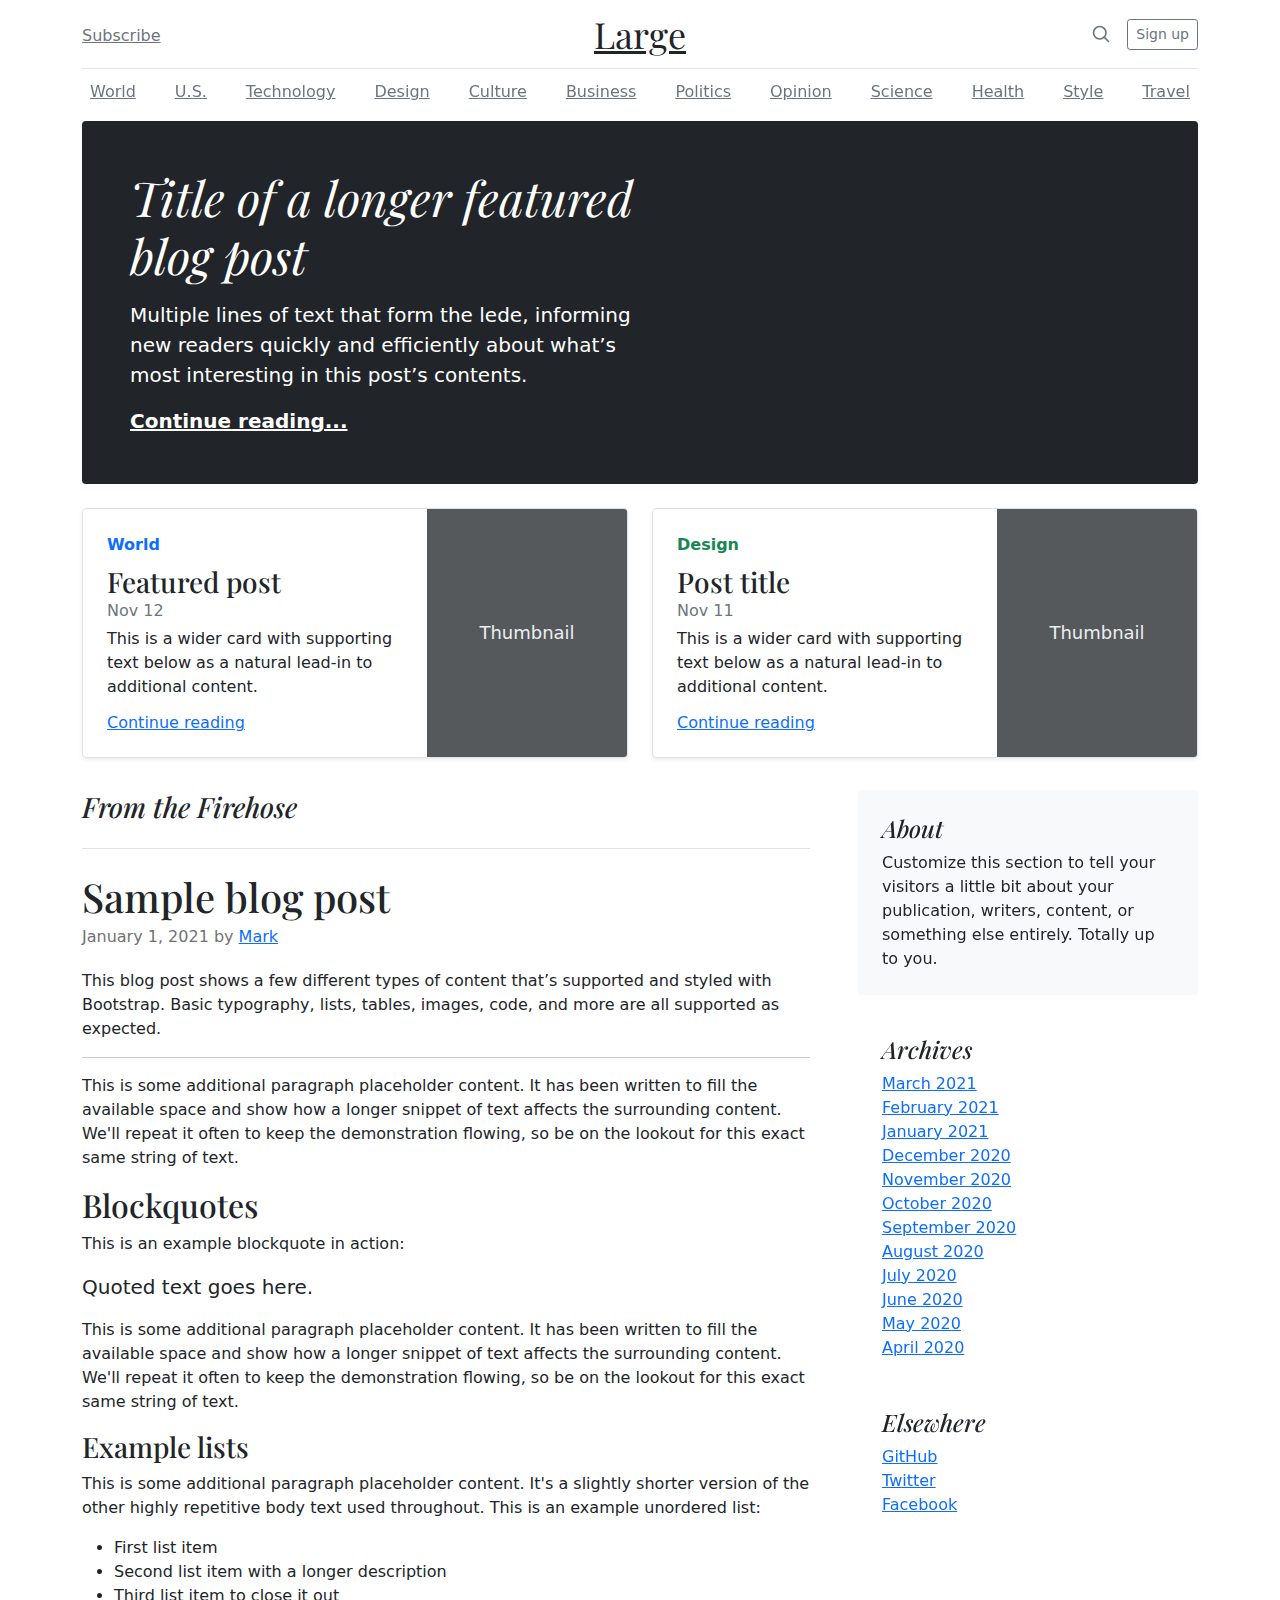
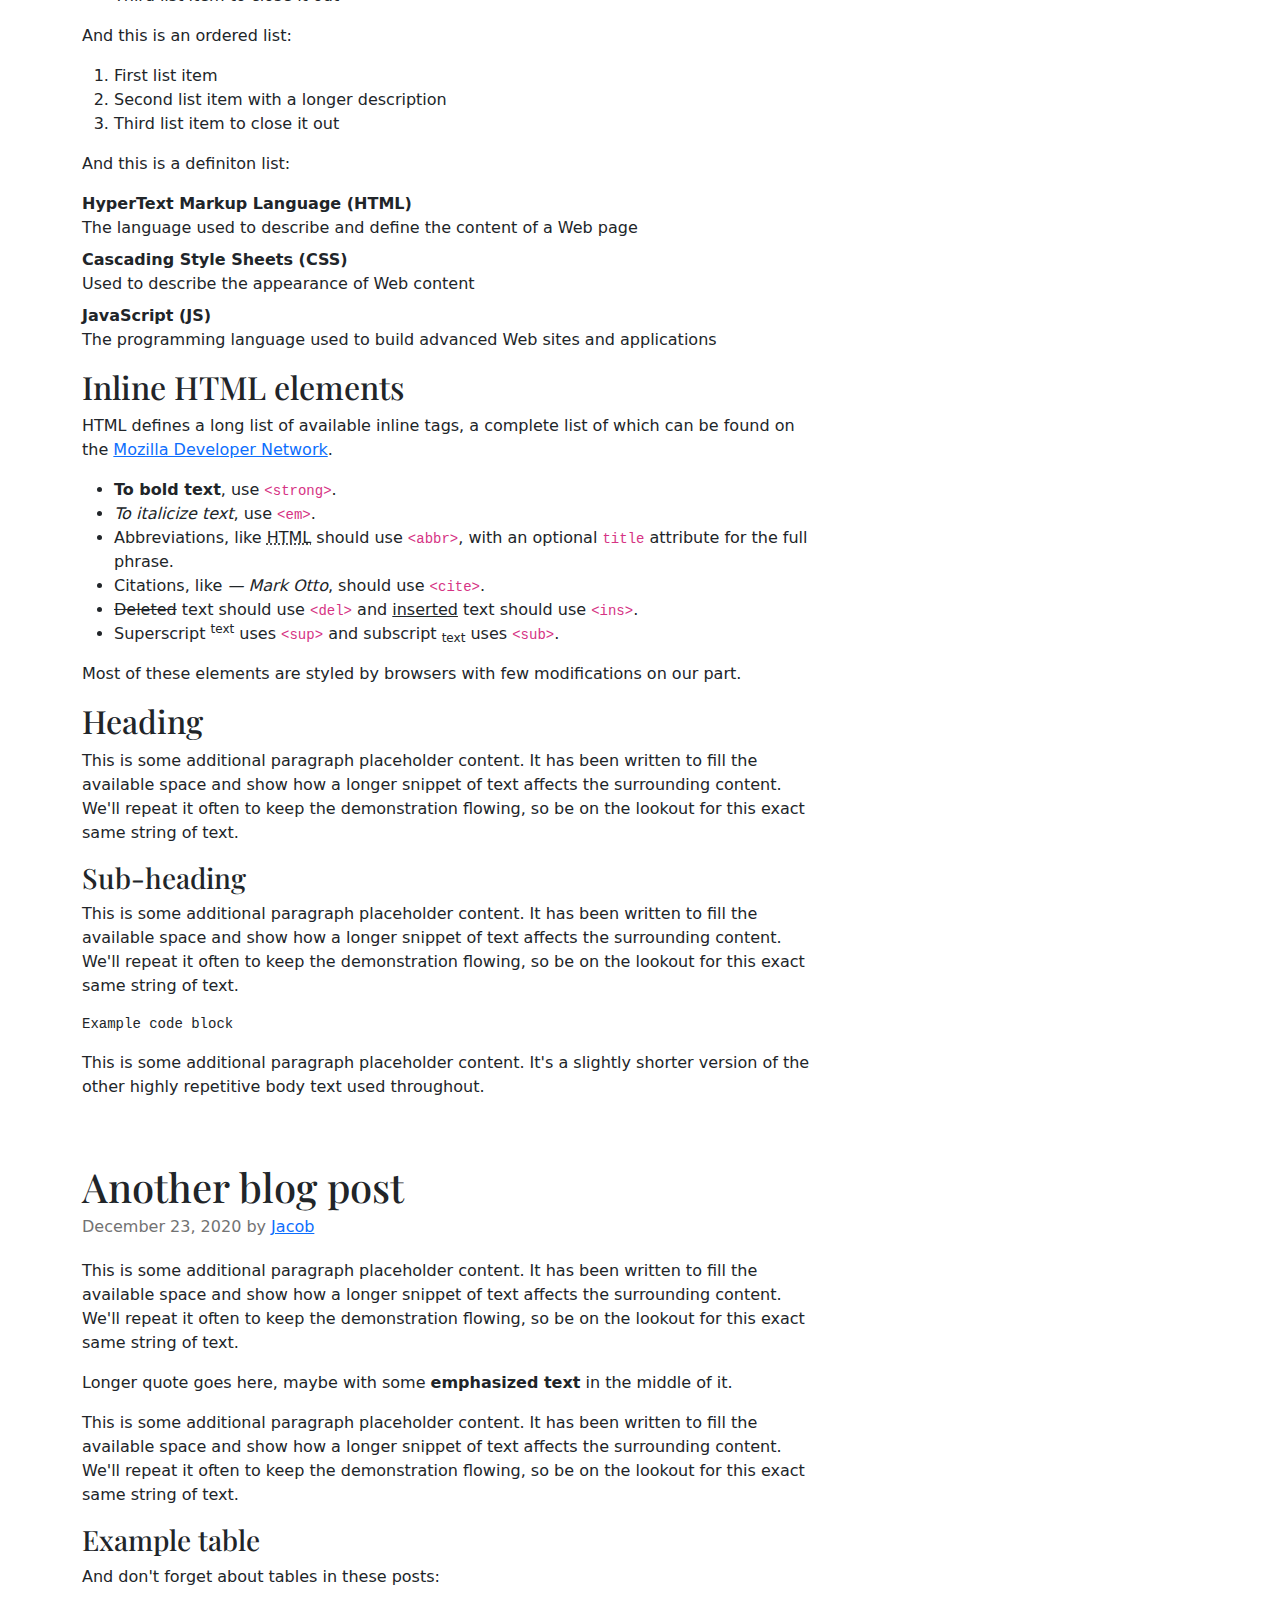
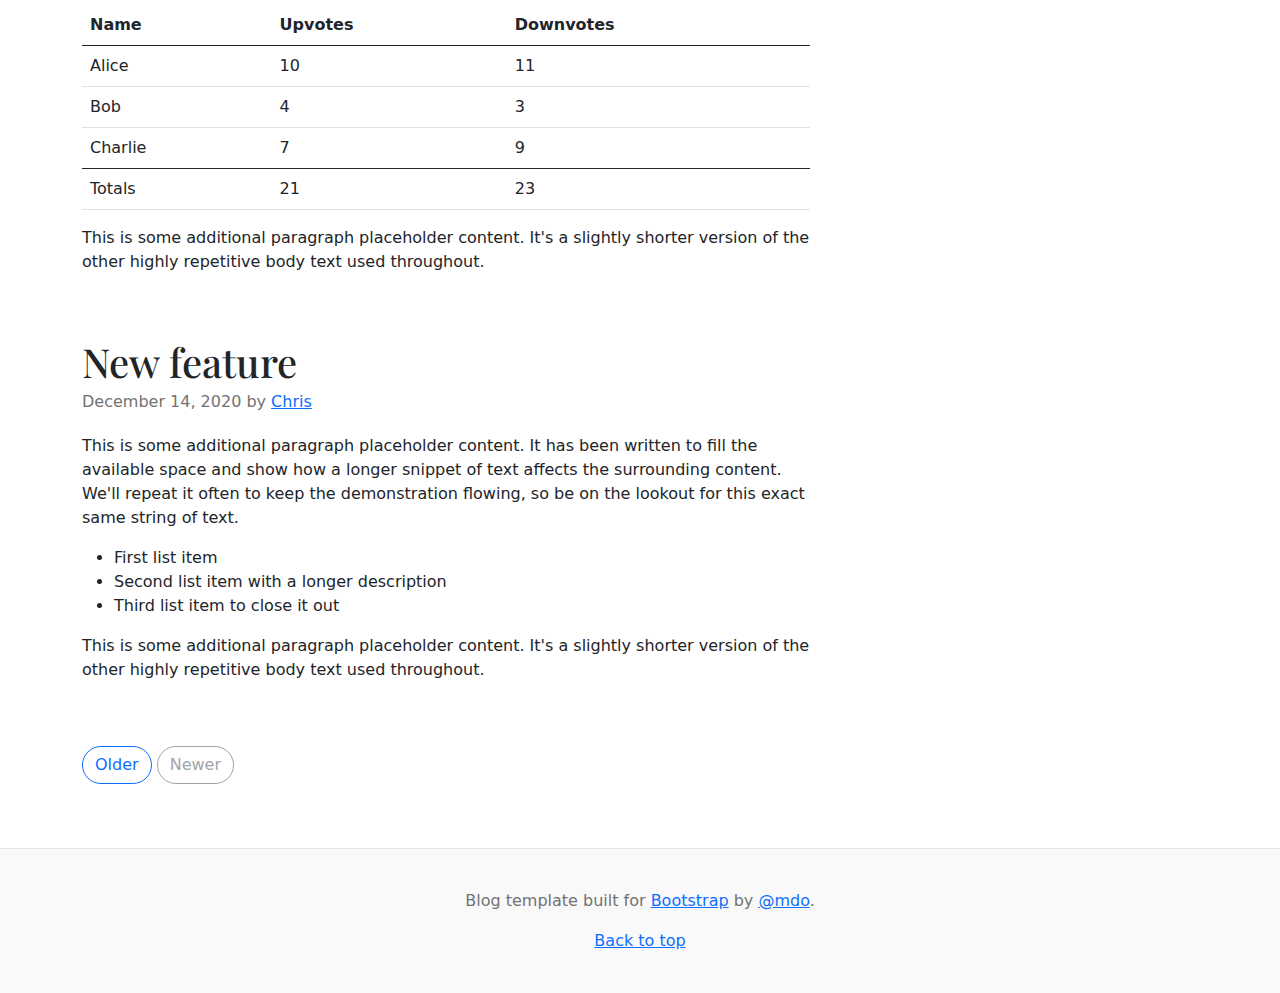
<file: Test.html>
<!DOCTYPE html>
<html lang="en">
  <head>
    <meta charset="utf-8" />
    <meta name="viewport" content="width=device-width, initial-scale=1" />
    <meta name="description" content="" />
    <meta
      name="author"
      content="Mark Otto, Jacob Thornton, and Bootstrap contributors" />
    <meta name="generator" content="Hugo 0.84.0" />
    <title>Blog Template · Bootstrap v5.0</title>

    <link
      rel="canonical"
      href="https://getbootstrap.com/docs/5.0/examples/blog/" />

    <!-- Bootstrap core CSS -->
    <link href="assets/dist/css/bootstrap.min.css" rel="stylesheet" />

    <style>
      .bd-placeholder-img {
        font-size: 1.125rem;
        text-anchor: middle;
        -webkit-user-select: none;
        -moz-user-select: none;
        user-select: none;
      }

      @media (min-width: 768px) {
        .bd-placeholder-img-lg {
          font-size: 3.5rem;
        }
      }
    </style>

    <!-- Custom styles for this template -->
    <link
      href="https://fonts.googleapis.com/css?family=Playfair&#43;Display:700,900&amp;display=swap"
      rel="stylesheet" />
    <!-- Custom styles for this template -->
    <link href="blog.css" rel="stylesheet" />
  </head>
  <body>
    <div class="container">
      <header class="blog-header py-3">
        <div class="row flex-nowrap justify-content-between align-items-center">
          <div class="col-4 pt-1">
            <a class="link-secondary" href="#">Subscribe</a>
          </div>
          <div class="col-4 text-center">
            <a class="blog-header-logo text-dark" href="#">Large</a>
          </div>
          <div class="col-4 d-flex justify-content-end align-items-center">
            <a class="link-secondary" href="#" aria-label="Search">
              <svg
                xmlns="http://www.w3.org/2000/svg"
                width="20"
                height="20"
                fill="none"
                stroke="currentColor"
                stroke-linecap="round"
                stroke-linejoin="round"
                stroke-width="2"
                class="mx-3"
                role="img"
                viewBox="0 0 24 24">
                <title>Search</title>
                <circle cx="10.5" cy="10.5" r="7.5" />
                <path d="M21 21l-5.2-5.2" />
              </svg>
            </a>
            <a class="btn btn-sm btn-outline-secondary" href="#">Sign up</a>
          </div>
        </div>
      </header>

      <div class="nav-scroller py-1 mb-2">
        <nav class="nav d-flex justify-content-between">
          <a class="p-2 link-secondary" href="#">World</a>
          <a class="p-2 link-secondary" href="#">U.S.</a>
          <a class="p-2 link-secondary" href="#">Technology</a>
          <a class="p-2 link-secondary" href="#">Design</a>
          <a class="p-2 link-secondary" href="#">Culture</a>
          <a class="p-2 link-secondary" href="#">Business</a>
          <a class="p-2 link-secondary" href="#">Politics</a>
          <a class="p-2 link-secondary" href="#">Opinion</a>
          <a class="p-2 link-secondary" href="#">Science</a>
          <a class="p-2 link-secondary" href="#">Health</a>
          <a class="p-2 link-secondary" href="#">Style</a>
          <a class="p-2 link-secondary" href="#">Travel</a>
        </nav>
      </div>
    </div>

    <main class="container">
      <div class="p-4 p-md-5 mb-4 text-white rounded bg-dark">
        <div class="col-md-6 px-0">
          <h1 class="display-4 fst-italic">
            Title of a longer featured blog post
          </h1>
          <p class="lead my-3">
            Multiple lines of text that form the lede, informing new readers
            quickly and efficiently about what’s most interesting in this post’s
            contents.
          </p>
          <p class="lead mb-0">
            <a href="#" class="text-white fw-bold">Continue reading...</a>
          </p>
        </div>
      </div>

      <div class="row mb-2">
        <div class="col-md-6">
          <div
            class="row g-0 border rounded overflow-hidden flex-md-row mb-4 shadow-sm h-md-250 position-relative">
            <div class="col p-4 d-flex flex-column position-static">
              <strong class="d-inline-block mb-2 text-primary">World</strong>
              <h3 class="mb-0">Featured post</h3>
              <div class="mb-1 text-muted">Nov 12</div>
              <p class="card-text mb-auto">
                This is a wider card with supporting text below as a natural
                lead-in to additional content.
              </p>
              <a href="#" class="stretched-link">Continue reading</a>
            </div>
            <div class="col-auto d-none d-lg-block">
              <svg
                class="bd-placeholder-img"
                width="200"
                height="250"
                xmlns="http://www.w3.org/2000/svg"
                role="img"
                aria-label="Placeholder: Thumbnail"
                preserveAspectRatio="xMidYMid slice"
                focusable="false">
                <title>Placeholder</title>
                <rect width="100%" height="100%" fill="#55595c" />
                <text x="50%" y="50%" fill="#eceeef" dy=".3em">Thumbnail</text>
              </svg>
            </div>
          </div>
        </div>
        <div class="col-md-6">
          <div
            class="row g-0 border rounded overflow-hidden flex-md-row mb-4 shadow-sm h-md-250 position-relative">
            <div class="col p-4 d-flex flex-column position-static">
              <strong class="d-inline-block mb-2 text-success">Design</strong>
              <h3 class="mb-0">Post title</h3>
              <div class="mb-1 text-muted">Nov 11</div>
              <p class="mb-auto">
                This is a wider card with supporting text below as a natural
                lead-in to additional content.
              </p>
              <a href="#" class="stretched-link">Continue reading</a>
            </div>
            <div class="col-auto d-none d-lg-block">
              <svg
                class="bd-placeholder-img"
                width="200"
                height="250"
                xmlns="http://www.w3.org/2000/svg"
                role="img"
                aria-label="Placeholder: Thumbnail"
                preserveAspectRatio="xMidYMid slice"
                focusable="false">
                <title>Placeholder</title>
                <rect width="100%" height="100%" fill="#55595c" />
                <text x="50%" y="50%" fill="#eceeef" dy=".3em">Thumbnail</text>
              </svg>
            </div>
          </div>
        </div>
      </div>

      <div class="row g-5">
        <div class="col-md-8">
          <h3 class="pb-4 mb-4 fst-italic border-bottom">From the Firehose</h3>

          <article class="blog-post">
            <h2 class="blog-post-title">Sample blog post</h2>
            <p class="blog-post-meta">
              January 1, 2021 by <a href="#">Mark</a>
            </p>

            <p>
              This blog post shows a few different types of content that’s
              supported and styled with Bootstrap. Basic typography, lists,
              tables, images, code, and more are all supported as expected.
            </p>
            <hr />
            <p>
              This is some additional paragraph placeholder content. It has been
              written to fill the available space and show how a longer snippet
              of text affects the surrounding content. We'll repeat it often to
              keep the demonstration flowing, so be on the lookout for this
              exact same string of text.
            </p>
            <h2>Blockquotes</h2>
            <p>This is an example blockquote in action:</p>
            <blockquote class="blockquote">
              <p>Quoted text goes here.</p>
            </blockquote>
            <p>
              This is some additional paragraph placeholder content. It has been
              written to fill the available space and show how a longer snippet
              of text affects the surrounding content. We'll repeat it often to
              keep the demonstration flowing, so be on the lookout for this
              exact same string of text.
            </p>
            <h3>Example lists</h3>
            <p>
              This is some additional paragraph placeholder content. It's a
              slightly shorter version of the other highly repetitive body text
              used throughout. This is an example unordered list:
            </p>
            <ul>
              <li>First list item</li>
              <li>Second list item with a longer description</li>
              <li>Third list item to close it out</li>
            </ul>
            <p>And this is an ordered list:</p>
            <ol>
              <li>First list item</li>
              <li>Second list item with a longer description</li>
              <li>Third list item to close it out</li>
            </ol>
            <p>And this is a definiton list:</p>
            <dl>
              <dt>HyperText Markup Language (HTML)</dt>
              <dd>
                The language used to describe and define the content of a Web
                page
              </dd>
              <dt>Cascading Style Sheets (CSS)</dt>
              <dd>Used to describe the appearance of Web content</dd>
              <dt>JavaScript (JS)</dt>
              <dd>
                The programming language used to build advanced Web sites and
                applications
              </dd>
            </dl>
            <h2>Inline HTML elements</h2>
            <p>
              HTML defines a long list of available inline tags, a complete list
              of which can be found on the
              <a
                href="https://developer.mozilla.org/en-US/docs/Web/HTML/Element"
                >Mozilla Developer Network</a
              >.
            </p>
            <ul>
              <li>
                <strong>To bold text</strong>, use
                <code class="language-plaintext highlighter-rouge"
                  >&lt;strong&gt;</code
                >.
              </li>
              <li>
                <em>To italicize text</em>, use
                <code class="language-plaintext highlighter-rouge"
                  >&lt;em&gt;</code
                >.
              </li>
              <li>
                Abbreviations, like
                <abbr title="HyperText Markup Langage">HTML</abbr> should use
                <code class="language-plaintext highlighter-rouge"
                  >&lt;abbr&gt;</code
                >, with an optional
                <code class="language-plaintext highlighter-rouge">title</code>
                attribute for the full phrase.
              </li>
              <li>
                Citations, like <cite>— Mark Otto</cite>, should use
                <code class="language-plaintext highlighter-rouge"
                  >&lt;cite&gt;</code
                >.
              </li>
              <li>
                <del>Deleted</del> text should use
                <code class="language-plaintext highlighter-rouge"
                  >&lt;del&gt;</code
                >
                and <ins>inserted</ins> text should use
                <code class="language-plaintext highlighter-rouge"
                  >&lt;ins&gt;</code
                >.
              </li>
              <li>
                Superscript <sup>text</sup> uses
                <code class="language-plaintext highlighter-rouge"
                  >&lt;sup&gt;</code
                >
                and subscript <sub>text</sub> uses
                <code class="language-plaintext highlighter-rouge"
                  >&lt;sub&gt;</code
                >.
              </li>
            </ul>
            <p>
              Most of these elements are styled by browsers with few
              modifications on our part.
            </p>
            <h2>Heading</h2>
            <p>
              This is some additional paragraph placeholder content. It has been
              written to fill the available space and show how a longer snippet
              of text affects the surrounding content. We'll repeat it often to
              keep the demonstration flowing, so be on the lookout for this
              exact same string of text.
            </p>
            <h3>Sub-heading</h3>
            <p>
              This is some additional paragraph placeholder content. It has been
              written to fill the available space and show how a longer snippet
              of text affects the surrounding content. We'll repeat it often to
              keep the demonstration flowing, so be on the lookout for this
              exact same string of text.
            </p>
            <pre><code>Example code block</code></pre>
            <p>
              This is some additional paragraph placeholder content. It's a
              slightly shorter version of the other highly repetitive body text
              used throughout.
            </p>
          </article>

          <article class="blog-post">
            <h2 class="blog-post-title">Another blog post</h2>
            <p class="blog-post-meta">
              December 23, 2020 by <a href="#">Jacob</a>
            </p>

            <p>
              This is some additional paragraph placeholder content. It has been
              written to fill the available space and show how a longer snippet
              of text affects the surrounding content. We'll repeat it often to
              keep the demonstration flowing, so be on the lookout for this
              exact same string of text.
            </p>
            <blockquote>
              <p>
                Longer quote goes here, maybe with some
                <strong>emphasized text</strong> in the middle of it.
              </p>
            </blockquote>
            <p>
              This is some additional paragraph placeholder content. It has been
              written to fill the available space and show how a longer snippet
              of text affects the surrounding content. We'll repeat it often to
              keep the demonstration flowing, so be on the lookout for this
              exact same string of text.
            </p>
            <h3>Example table</h3>
            <p>And don't forget about tables in these posts:</p>
            <table class="table">
              <thead>
                <tr>
                  <th>Name</th>
                  <th>Upvotes</th>
                  <th>Downvotes</th>
                </tr>
              </thead>
              <tbody>
                <tr>
                  <td>Alice</td>
                  <td>10</td>
                  <td>11</td>
                </tr>
                <tr>
                  <td>Bob</td>
                  <td>4</td>
                  <td>3</td>
                </tr>
                <tr>
                  <td>Charlie</td>
                  <td>7</td>
                  <td>9</td>
                </tr>
              </tbody>
              <tfoot>
                <tr>
                  <td>Totals</td>
                  <td>21</td>
                  <td>23</td>
                </tr>
              </tfoot>
            </table>

            <p>
              This is some additional paragraph placeholder content. It's a
              slightly shorter version of the other highly repetitive body text
              used throughout.
            </p>
          </article>

          <article class="blog-post">
            <h2 class="blog-post-title">New feature</h2>
            <p class="blog-post-meta">
              December 14, 2020 by <a href="#">Chris</a>
            </p>

            <p>
              This is some additional paragraph placeholder content. It has been
              written to fill the available space and show how a longer snippet
              of text affects the surrounding content. We'll repeat it often to
              keep the demonstration flowing, so be on the lookout for this
              exact same string of text.
            </p>
            <ul>
              <li>First list item</li>
              <li>Second list item with a longer description</li>
              <li>Third list item to close it out</li>
            </ul>
            <p>
              This is some additional paragraph placeholder content. It's a
              slightly shorter version of the other highly repetitive body text
              used throughout.
            </p>
          </article>

          <nav class="blog-pagination" aria-label="Pagination">
            <a class="btn btn-outline-primary" href="#">Older</a>
            <a
              class="btn btn-outline-secondary disabled"
              href="#"
              tabindex="-1"
              aria-disabled="true"
              >Newer</a
            >
          </nav>
        </div>

        <div class="col-md-4">
          <div class="position-sticky" style="top: 2rem">
            <div class="p-4 mb-3 bg-light rounded">
              <h4 class="fst-italic">About</h4>
              <p class="mb-0">
                Customize this section to tell your visitors a little bit about
                your publication, writers, content, or something else entirely.
                Totally up to you.
              </p>
            </div>

            <div class="p-4">
              <h4 class="fst-italic">Archives</h4>
              <ol class="list-unstyled mb-0">
                <li><a href="#">March 2021</a></li>
                <li><a href="#">February 2021</a></li>
                <li><a href="#">January 2021</a></li>
                <li><a href="#">December 2020</a></li>
                <li><a href="#">November 2020</a></li>
                <li><a href="#">October 2020</a></li>
                <li><a href="#">September 2020</a></li>
                <li><a href="#">August 2020</a></li>
                <li><a href="#">July 2020</a></li>
                <li><a href="#">June 2020</a></li>
                <li><a href="#">May 2020</a></li>
                <li><a href="#">April 2020</a></li>
              </ol>
            </div>

            <div class="p-4">
              <h4 class="fst-italic">Elsewhere</h4>
              <ol class="list-unstyled">
                <li><a href="#">GitHub</a></li>
                <li><a href="#">Twitter</a></li>
                <li><a href="#">Facebook</a></li>
              </ol>
            </div>
          </div>
        </div>
      </div>
    </main>

    <footer class="blog-footer">
      <p>
        Blog template built for
        <a href="https://getbootstrap.com/">Bootstrap</a> by
        <a href="https://twitter.com/mdo">@mdo</a>.
      </p>
      <p>
        <a href="#">Back to top</a>
      </p>
    </footer>
  </body>
</html>
</file>
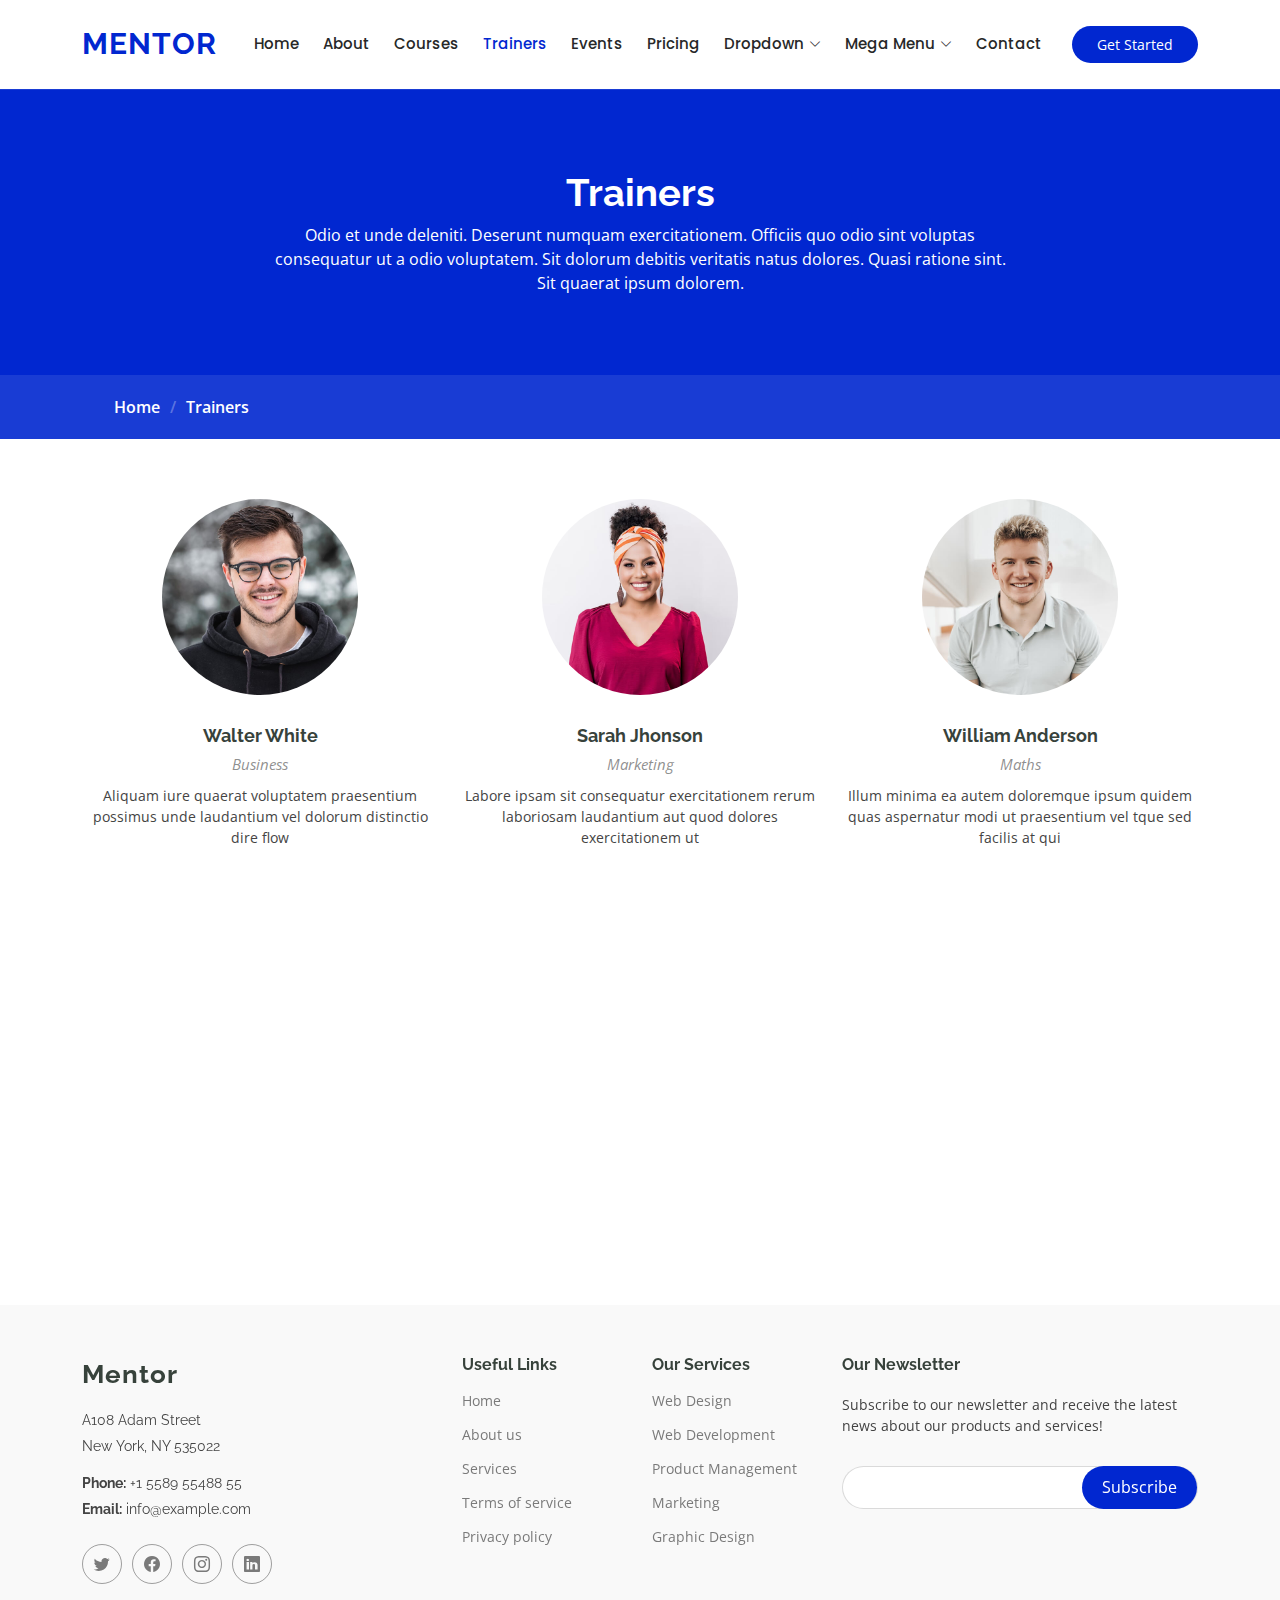
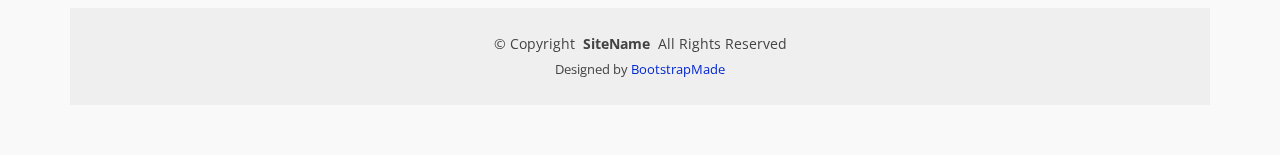
<file: trainers.html>
<!DOCTYPE html>
<html lang="en">

<head>
  <meta charset="utf-8">
  <meta content="width=device-width, initial-scale=1.0" name="viewport">
  <title>Trainers - Mentor Bootstrap Template</title>
  <meta content="" name="description">
  <meta content="" name="keywords">

  <!-- Favicons -->
  <link href="assets/img/favicon.png" rel="icon">
  <link href="assets/img/apple-touch-icon.png" rel="apple-touch-icon">

  <!-- Fonts -->
  <link href="https://fonts.googleapis.com" rel="preconnect">
  <link href="https://fonts.gstatic.com" rel="preconnect" crossorigin>
  <link href="https://fonts.googleapis.com/css2?family=Open+Sans:ital,wght@0,300;0,400;0,500;0,600;0,700;0,800;1,300;1,400;1,500;1,600;1,700;1,800&family=Poppins:ital,wght@0,100;0,200;0,300;0,400;0,500;0,600;0,700;0,800;0,900;1,100;1,200;1,300;1,400;1,500;1,600;1,700;1,800;1,900&family=Raleway:ital,wght@0,100;0,200;0,300;0,400;0,500;0,600;0,700;0,800;0,900;1,100;1,200;1,300;1,400;1,500;1,600;1,700;1,800;1,900&display=swap" rel="stylesheet">

  <!-- Vendor CSS Files -->
  <link href="assets/vendor/bootstrap/css/bootstrap.min.css" rel="stylesheet">
  <link href="assets/vendor/bootstrap-icons/bootstrap-icons.css" rel="stylesheet">
  <link href="assets/vendor/aos/aos.css" rel="stylesheet">
  <link href="assets/vendor/glightbox/css/glightbox.min.css" rel="stylesheet">
  <link href="assets/vendor/swiper/swiper-bundle.min.css" rel="stylesheet">

  <!-- Main CSS File -->
  <link href="assets/css/main.css" rel="stylesheet">

  <!-- =======================================================
  * Template Name: Mentor
  * Template URL: https://bootstrapmade.com/mentor-free-education-bootstrap-theme/
  * Updated: Mar 19 2024 with Bootstrap v5.3.3
  * Author: BootstrapMade.com
  * License: https://bootstrapmade.com/license/
  ======================================================== -->
</head>

<body>

  <header id="header" class="header d-flex align-items-center sticky-top">
    <div class="container-fluid container-xl position-relative d-flex align-items-center">

      <a href="index.html" class="logo d-flex align-items-center me-auto">
        <!-- Uncomment the line below if you also wish to use an image logo -->
        <!-- <img src="assets/img/logo.png" alt=""> -->
        <h1 class="">Mentor</h1>
      </a>

      <nav id="navmenu" class="navmenu">
        <ul>
          <li><a href="index.html" class="">Home</a></li>
          <li><a href="about.html">About</a></li>
          <li><a href="courses.html">Courses</a></li>
          <li><a href="trainers.html" class="active">Trainers</a></li>
          <li><a href="events.html">Events</a></li>
          <li><a href="pricing.html">Pricing</a></li>
          <li class="dropdown has-dropdown"><a href="#"><span>Dropdown</span> <i class="bi bi-chevron-down"></i></a>
            <ul>
              <li><a href="#">Dropdown 1</a></li>
              <li class="dropdown has-dropdown"><a href="#"><span>Deep Dropdown</span> <i class="bi bi-chevron-down"></i></a>
                <ul>
                  <li><a href="#">Deep Dropdown 1</a></li>
                  <li><a href="#">Deep Dropdown 2</a></li>
                  <li><a href="#">Deep Dropdown 3</a></li>
                  <li><a href="#">Deep Dropdown 4</a></li>
                  <li><a href="#">Deep Dropdown 5</a></li>
                </ul>
              </li>
              <li><a href="#">Dropdown 2</a></li>
              <li><a href="#">Dropdown 3</a></li>
              <li><a href="#">Dropdown 4</a></li>
            </ul>
          </li>
          <li class="megamenu has-dropdown"><a href="#"><span>Mega Menu</span> <i class="bi bi-chevron-down"></i></a>
            <ul>
              <li>
                <a href="#">Column 1 link 1</a>
                <a href="#">Column 1 link 2</a>
                <a href="#">Column 1 link 3</a>
              </li>
              <li>
                <a href="#">Column 2 link 1</a>
                <a href="#">Column 2 link 2</a>
                <a href="#">Column 3 link 3</a>
              </li>
              <li>
                <a href="#">Column 3 link 1</a>
                <a href="#">Column 3 link 2</a>
                <a href="#">Column 3 link 3</a>
              </li>
              <li>
                <a href="#">Column 4 link 1</a>
                <a href="#">Column 4 link 2</a>
                <a href="#">Column 4 link 3</a>
              </li>
              <li>
                <a href="#">Column 5 link 1</a>
                <a href="#">Column 5 link 2</a>
                <a href="#">Column 5 link 3</a>
              </li>
            </ul>
          </li>
          <li><a href="contact.html">Contact</a></li>
        </ul>
        <i class="mobile-nav-toggle d-xl-none bi bi-list"></i>
      </nav>

      <a class="btn-getstarted" href="courses.html">Get Started</a>

    </div>
  </header>

  <main class="main">

    <!-- Page Title -->
    <div class="page-title" data-aos="fade">
      <div class="heading">
        <div class="container">
          <div class="row d-flex justify-content-center text-center">
            <div class="col-lg-8">
              <h1>Trainers</h1>
              <p class="mb-0">Odio et unde deleniti. Deserunt numquam exercitationem. Officiis quo odio sint voluptas consequatur ut a odio voluptatem. Sit dolorum debitis veritatis natus dolores. Quasi ratione sint. Sit quaerat ipsum dolorem.</p>
            </div>
          </div>
        </div>
      </div>
      <nav class="breadcrumbs">
        <div class="container">
          <ol>
            <li><a href="index.html">Home</a></li>
            <li class="current">Trainers</li>
          </ol>
        </div>
      </nav>
    </div><!-- End Page Title -->

    <!-- Trainers Section -->
    <section id="trainers" class="section trainers">

      <div class="container">

        <div class="row gy-5">

          <div class="col-lg-4 col-md-6 member" data-aos="fade-up" data-aos-delay="100">
            <div class="member-img">
              <img src="assets/img/team/team-1.jpg" class="img-fluid" alt="">
              <div class="social">
                <a href="#"><i class="bi bi-twitter"></i></a>
                <a href="#"><i class="bi bi-facebook"></i></a>
                <a href="#"><i class="bi bi-instagram"></i></a>
                <a href="#"><i class="bi bi-linkedin"></i></a>
              </div>
            </div>
            <div class="member-info text-center">
              <h4>Walter White</h4>
              <span class="">Business</span>
              <p>Aliquam iure quaerat voluptatem praesentium possimus unde laudantium vel dolorum distinctio dire flow</p>
            </div>
          </div><!-- End Team Member -->

          <div class="col-lg-4 col-md-6 member" data-aos="fade-up" data-aos-delay="200">
            <div class="member-img">
              <img src="assets/img/team/team-2.jpg" class="img-fluid" alt="">
              <div class="social">
                <a href="#"><i class="bi bi-twitter"></i></a>
                <a href="#"><i class="bi bi-facebook"></i></a>
                <a href="#"><i class="bi bi-instagram"></i></a>
                <a href="#"><i class="bi bi-linkedin"></i></a>
              </div>
            </div>
            <div class="member-info text-center">
              <h4>Sarah Jhonson</h4>
              <span class="">Marketing</span>
              <p>Labore ipsam sit consequatur exercitationem rerum laboriosam laudantium aut quod dolores exercitationem ut</p>
            </div>
          </div><!-- End Team Member -->

          <div class="col-lg-4 col-md-6 member" data-aos="fade-up" data-aos-delay="300">
            <div class="member-img">
              <img src="assets/img/team/team-3.jpg" class="img-fluid" alt="">
              <div class="social">
                <a href="#"><i class="bi bi-twitter"></i></a>
                <a href="#"><i class="bi bi-facebook"></i></a>
                <a href="#"><i class="bi bi-instagram"></i></a>
                <a href="#"><i class="bi bi-linkedin"></i></a>
              </div>
            </div>
            <div class="member-info text-center">
              <h4>William Anderson</h4>
              <span class="">Maths</span>
              <p>Illum minima ea autem doloremque ipsum quidem quas aspernatur modi ut praesentium vel tque sed facilis at qui</p>
            </div>
          </div><!-- End Team Member -->

          <div class="col-lg-4 col-md-6 member" data-aos="fade-up" data-aos-delay="400">
            <div class="member-img">
              <img src="assets/img/team/team-4.jpg" class="img-fluid" alt="">
              <div class="social">
                <a href="#"><i class="bi bi-twitter"></i></a>
                <a href="#"><i class="bi bi-facebook"></i></a>
                <a href="#"><i class="bi bi-instagram"></i></a>
                <a href="#"><i class="bi bi-linkedin"></i></a>
              </div>
            </div>
            <div class="member-info text-center">
              <h4>Amanda Jepson</h4>
              <span class="">Foreign Languages</span>
              <p>Magni voluptatem accusamus assumenda cum nisi aut qui dolorem voluptate sed et veniam quasi quam consectetur</p>
            </div>
          </div><!-- End Team Member -->

          <div class="col-lg-4 col-md-6 member" data-aos="fade-up" data-aos-delay="500">
            <div class="member-img">
              <img src="assets/img/team/team-5.jpg" class="img-fluid" alt="">
              <div class="social">
                <a href="#"><i class="bi bi-twitter"></i></a>
                <a href="#"><i class="bi bi-facebook"></i></a>
                <a href="#"><i class="bi bi-instagram"></i></a>
                <a href="#"><i class="bi bi-linkedin"></i></a>
              </div>
            </div>
            <div class="member-info text-center">
              <h4>Brian Doe</h4>
              <span class="">Web Development<br></span>
              <p>Qui consequuntur quos accusamus magnam quo est molestiae eius laboriosam sunt doloribus quia impedit laborum velit</p>
            </div>
          </div><!-- End Team Member -->

          <div class="col-lg-4 col-md-6 member" data-aos="fade-up" data-aos-delay="600">
            <div class="member-img">
              <img src="assets/img/team/team-6.jpg" class="img-fluid" alt="">
              <div class="social">
                <a href="#"><i class="bi bi-twitter"></i></a>
                <a href="#"><i class="bi bi-facebook"></i></a>
                <a href="#"><i class="bi bi-instagram"></i></a>
                <a href="#"><i class="bi bi-linkedin"></i></a>
              </div>
            </div>
            <div class="member-info text-center">
              <h4>Josepha Palas</h4>
              <span class="">Business</span>
              <p>Sint sint eveniet explicabo amet consequatur nesciunt error enim rerum earum et omnis fugit eligendi cupiditate vel</p>
            </div>
          </div><!-- End Team Member -->

        </div>

      </div>

    </section><!-- /Trainers Section -->

  </main>

  <footer id="footer" class="footer position-relative">

    <div class="container footer-top">
      <div class="row gy-4">
        <div class="col-lg-4 col-md-6 footer-about">
          <a href="index.html" class="logo d-flex align-items-center">
            <span class="">Mentor</span>
          </a>
          <div class="footer-contact pt-3">
            <p>A108 Adam Street</p>
            <p>New York, NY 535022</p>
            <p class="mt-3"><strong>Phone:</strong> <span>+1 5589 55488 55</span></p>
            <p><strong>Email:</strong> <span>info@example.com</span></p>
          </div>
          <div class="social-links d-flex mt-4">
            <a href=""><i class="bi bi-twitter"></i></a>
            <a href=""><i class="bi bi-facebook"></i></a>
            <a href=""><i class="bi bi-instagram"></i></a>
            <a href=""><i class="bi bi-linkedin"></i></a>
          </div>
        </div>

        <div class="col-lg-2 col-md-3 footer-links">
          <h4>Useful Links</h4>
          <ul>
            <li><a href="#">Home</a></li>
            <li><a href="#">About us</a></li>
            <li><a href="#">Services</a></li>
            <li><a href="#">Terms of service</a></li>
            <li><a href="#">Privacy policy</a></li>
          </ul>
        </div>

        <div class="col-lg-2 col-md-3 footer-links">
          <h4>Our Services</h4>
          <ul>
            <li><a href="#">Web Design</a></li>
            <li><a href="#">Web Development</a></li>
            <li><a href="#">Product Management</a></li>
            <li><a href="#">Marketing</a></li>
            <li><a href="#">Graphic Design</a></li>
          </ul>
        </div>

        <div class="col-lg-4 col-md-12 footer-newsletter">
          <h4>Our Newsletter</h4>
          <p>Subscribe to our newsletter and receive the latest news about our products and services!</p>
          <form action="forms/newsletter.php" method="post" class="php-email-form">
            <div class="newsletter-form"><input type="email" name="email"><input type="submit" value="Subscribe"></div>
            <div class="loading">Loading</div>
            <div class="error-message"></div>
            <div class="sent-message">Your subscription request has been sent. Thank you!</div>
          </form>
        </div>

      </div>
    </div>

    <div class="container copyright text-center mt-4">
      <p>© <span>Copyright</span> <strong class="px-1">SiteName</strong> <span>All Rights Reserved</span></p>
      <div class="credits">
        <!-- All the links in the footer should remain intact. -->
        <!-- You can delete the links only if you've purchased the pro version. -->
        <!-- Licensing information: https://bootstrapmade.com/license/ -->
        <!-- Purchase the pro version with working PHP/AJAX contact form: [buy-url] -->
        Designed by <a href="https://bootstrapmade.com/">BootstrapMade</a>
      </div>
    </div>

  </footer>

  <!-- Scroll Top -->
  <a href="#" id="scroll-top" class="scroll-top d-flex align-items-center justify-content-center"><i class="bi bi-arrow-up-short"></i></a>

  <!-- Preloader -->
  <div id="preloader"></div>

  <!-- Vendor JS Files -->
  <script src="assets/vendor/bootstrap/js/bootstrap.bundle.min.js"></script>
  <script src="assets/vendor/php-email-form/validate.js"></script>
  <script src="assets/vendor/aos/aos.js"></script>
  <script src="assets/vendor/glightbox/js/glightbox.min.js"></script>
  <script src="assets/vendor/purecounter/purecounter_vanilla.js"></script>
  <script src="assets/vendor/swiper/swiper-bundle.min.js"></script>

  <!-- Main JS File -->
  <script src="assets/js/main.js"></script>

</body>

</html>
</file>
<file: blog.css>
/* stylelint-disable selector-list-comma-newline-after */

.blog-header {
  line-height: 1;
  border-bottom: 1px solid #e5e5e5;
}

.blog-header-logo {
  font-family: "Playfair Display", Georgia, "Times New Roman", serif/*rtl:Amiri, Georgia, "Times New Roman", serif*/;
  font-size: 2.25rem;
}

.blog-header-logo:hover {
  text-decoration: none;
}

h1, h2, h3, h4, h5, h6 {
  font-family: "Playfair Display", Georgia, "Times New Roman", serif/*rtl:Amiri, Georgia, "Times New Roman", serif*/;
}

.display-4 {
  font-size: 2.5rem;
}
@media (min-width: 768px) {
  .display-4 {
    font-size: 3rem;
  }
}

.nav-scroller {
  position: relative;
  z-index: 2;
  height: 2.75rem;
  overflow-y: hidden;
}

.nav-scroller .nav {
  display: flex;
  flex-wrap: nowrap;
  padding-bottom: 1rem;
  margin-top: -1px;
  overflow-x: auto;
  text-align: center;
  white-space: nowrap;
  -webkit-overflow-scrolling: touch;
}

.nav-scroller .nav-link {
  padding-top: .75rem;
  padding-bottom: .75rem;
  font-size: .875rem;
}

.card-img-right {
  height: 100%;
  border-radius: 0 3px 3px 0;
}

.flex-auto {
  flex: 0 0 auto;
}

.h-250 { height: 250px; }
@media (min-width: 768px) {
  .h-md-250 { height: 250px; }
}

/* Pagination */
.blog-pagination {
  margin-bottom: 4rem;
}
.blog-pagination > .btn {
  border-radius: 2rem;
}

/*
 * Blog posts
 */
.blog-post {
  margin-bottom: 4rem;
}
.blog-post-title {
  margin-bottom: .25rem;
  font-size: 2.5rem;
}
.blog-post-meta {
  margin-bottom: 1.25rem;
  color: #727272;
}

/*
 * Footer
 */
.blog-footer {
  padding: 2.5rem 0;
  color: #727272;
  text-align: center;
  background-color: #f9f9f9;
  border-top: .05rem solid #e5e5e5;
}
.blog-footer p:last-child {
  margin-bottom: 0;
}
</file>
<file: assets/css/main.css>
/**
* Template Name: Mentor
* Template URL: https://bootstrapmade.com/mentor-free-education-bootstrap-theme/
* Updated: Mar 19 2024 with Bootstrap v5.3.3
* Author: BootstrapMade.com
* License: https://bootstrapmade.com/license/
*/

/*--------------------------------------------------------------
# Font & Color Variables
# Help: https://bootstrapmade.com/color-system/
--------------------------------------------------------------*/
/* Fonts */
:root {
  --default-font: "Open Sans", system-ui, -apple-system, "Segoe UI", Roboto,
    "Helvetica Neue", Arial, "Noto Sans", "Liberation Sans", sans-serif,
    "Apple Color Emoji", "Segoe UI Emoji", "Segoe UI Symbol", "Noto Color Emoji";
  --heading-font: "Raleway", sans-serif;
  --nav-font: "Poppins", sans-serif;
}

/* Global Colors */
:root {
  --background-color: #ffffff;
  --background-color-rgb: 255, 255, 255;
  --default-color: #444444;
  --default-color-rgb: 68, 68, 68;
  --heading-color: #37423b;
  --heading-color-rgb: 55, 66, 59;
  --accent-color: #0127d0;
  --accent-color-rgb: 95, 207, 128;
  --contrast-color: #ffffff;
  --contrast-color-rgb: 255, 255, 255;
}

/* Nav Menu Colors */
:root {
  --nav-color: #272828;
  --nav-hover-color: #0127d0;
  --nav-dropdown-color: #272828;
  --nav-dropdown-hover-color: #0127d0;
  --nav-dropdown-background-color: #ffffff;
}

/* Smooth scroll */
:root {
  scroll-behavior: smooth;
}

/*--------------------------------------------------------------
# General
--------------------------------------------------------------*/
body {
  color: var(--default-color);
  background-color: var(--background-color);
  font-family: var(--default-font);
}

a {
  color: var(--accent-color);
  text-decoration: none;
  transition: 0.3s;
}

a:hover {
  color: rgba(var(--accent-color-rgb), 0.75);
  text-decoration: none;
}

h1,
h2,
h3,
h4,
h5,
h6 {
  color: var(--heading-color);
  font-family: var(--heading-font);
}

/*--------------------------------------------------------------
# Global Header
--------------------------------------------------------------*/
.header {
  color: var(--default-color);
  background-color: var(--background-color);
  padding: 15px 0;
  transition: all 0.5s;
  z-index: 997;
}

.header .logo {
  line-height: 1;
}

.header .logo img {
  max-height: 36px;
  margin-right: 8px;
}

.header .logo h1 {
  font-weight: 700;
  font-size: 30px;
  margin: 0;
  letter-spacing: 1px;
  text-transform: uppercase;
  color: var(--accent-color);
}

.header .btn-getstarted,
.header .btn-getstarted:focus {
  color: var(--contrast-color);
  background: var(--accent-color);
  font-size: 14px;
  padding: 8px 25px;
  margin: 0 0 0 30px;
  border-radius: 50px;
  transition: 0.3s;
}

.header .btn-getstarted:hover,
.header .btn-getstarted:focus:hover {
  color: var(--contrast-color);
  background: rgba(var(--accent-color-rgb), 0.85);
}

@media (max-width: 1200px) {
  .header .logo {
    order: 1;
  }

  .header .btn-getstarted {
    order: 2;
    margin: 0 15px 0 0;
    padding: 6px 15px;
  }

  .header .navmenu {
    order: 3;
  }
}

.scrolled .header {
  box-shadow: 0px 0 18px rgba(var(--default-color-rgb), 0.15);
}

/*--------------------------------------------------------------
# Navigation Menu
--------------------------------------------------------------*/
/* Desktop Navigation */
@media (min-width: 1200px) {
  .navmenu {
    padding: 0;
  }

  .navmenu ul {
    margin: 0;
    padding: 0;
    display: flex;
    list-style: none;
    align-items: center;
  }

  .navmenu li {
    position: relative;
  }

  .navmenu a,
  .navmenu a:focus {
    color: var(--nav-color);
    padding: 18px 12px;
    font-size: 15px;
    font-family: var(--nav-font);
    font-weight: 500;
    display: flex;
    align-items: center;
    justify-content: space-between;
    white-space: nowrap;
    transition: 0.3s;
  }

  .navmenu a i,
  .navmenu a:focus i {
    font-size: 12px;
    line-height: 0;
    margin-left: 5px;
    transition: 0.3s;
  }

  .navmenu li:last-child a {
    padding-right: 0;
  }

  .navmenu li:hover > a,
  .navmenu .active,
  .navmenu .active:focus {
    color: var(--nav-hover-color);
  }

  .navmenu .dropdown ul {
    margin: 0;
    padding: 10px 0;
    background: var(--nav-dropdown-background-color);
    display: block;
    position: absolute;
    visibility: hidden;
    left: 14px;
    top: 130%;
    opacity: 0;
    transition: 0.3s;
    border-radius: 4px;
    z-index: 99;
    box-shadow: 0px 0px 30px rgba(var(--default-color-rgb), 0.15);
  }

  .navmenu .dropdown ul li {
    min-width: 200px;
  }

  .navmenu .dropdown ul a {
    padding: 10px 20px;
    font-size: 15px;
    text-transform: none;
    color: var(--nav-dropdown-color);
  }

  .navmenu .dropdown ul a i {
    font-size: 12px;
  }

  .navmenu .dropdown ul a:hover,
  .navmenu .dropdown ul .active:hover,
  .navmenu .dropdown ul li:hover > a {
    color: var(--nav-dropdown-hover-color);
  }

  .navmenu .dropdown:hover > ul {
    opacity: 1;
    top: 100%;
    visibility: visible;
  }

  .navmenu .dropdown .dropdown ul {
    top: 0;
    left: -90%;
    visibility: hidden;
  }

  .navmenu .dropdown .dropdown:hover > ul {
    opacity: 1;
    top: 0;
    left: -100%;
    visibility: visible;
  }

  .navmenu .megamenu {
    position: static;
  }

  .navmenu .megamenu ul {
    margin: 0;
    padding: 10px;
    background: var(--nav-dropdown-background-color);
    box-shadow: 0px 0px 20px rgba(var(--default-color-rgb), 0.1);
    display: block;
    position: absolute;
    top: 130%;
    left: 0;
    right: 0;
    visibility: hidden;
    opacity: 0;
    display: flex;
    transition: 0.3s;
    border-radius: 4px;
    z-index: 99;
  }

  .navmenu .megamenu ul li {
    flex: 1;
  }

  .navmenu .megamenu ul li a,
  .navmenu .megamenu ul li:hover > a {
    padding: 10px 20px;
    font-size: 15px;
    color: var(--nav-dropdown-color);
  }

  .navmenu .megamenu ul li a:hover,
  .navmenu .megamenu ul li .active,
  .navmenu .megamenu ul li .active:hover {
    color: var(--nav-dropdown-hover-color);
  }

  .navmenu .megamenu:hover > ul {
    opacity: 1;
    top: 100%;
    visibility: visible;
  }

  .navmenu .dd-box-shadow {
    box-shadow: 0px 0px 30px rgba(var(--default-color-rgb), 0.15);
  }
}

/* Mobile Navigation */
@media (max-width: 1199px) {
  .mobile-nav-toggle {
    color: var(--nav-color);
    font-size: 28px;
    line-height: 0;
    margin-right: 10px;
    cursor: pointer;
    transition: color 0.3s;
  }

  .navmenu {
    padding: 0;
    z-index: 9997;
  }

  .navmenu ul {
    display: none;
    position: absolute;
    inset: 60px 20px 20px 20px;
    padding: 10px 0;
    margin: 0;
    border-radius: 6px;
    background-color: var(--nav-dropdown-background-color);
    overflow-y: auto;
    transition: 0.3s;
    z-index: 9998;
    box-shadow: 0px 0px 30px rgba(var(--default-color-rgb), 0.1);
  }

  .navmenu a,
  .navmenu a:focus {
    color: var(--nav-dropdown-color);
    padding: 10px 20px;
    font-family: var(--nav-font);
    font-size: 17px;
    font-weight: 500;
    display: flex;
    align-items: center;
    justify-content: space-between;
    white-space: nowrap;
    transition: 0.3s;
  }

  .navmenu a i,
  .navmenu a:focus i {
    font-size: 12px;
    line-height: 0;
    margin-left: 5px;
    width: 30px;
    height: 30px;
    display: flex;
    align-items: center;
    justify-content: center;
    border-radius: 50%;
    transition: 0.3s;
    background-color: rgba(var(--accent-color-rgb), 0.1);
  }

  .navmenu a i:hover,
  .navmenu a:focus i:hover {
    background-color: var(--accent-color);
    color: var(--contrast-color);
  }

  .navmenu a:hover,
  .navmenu .active,
  .navmenu .active:focus {
    color: var(--nav-dropdown-hover-color);
  }

  .navmenu .active i,
  .navmenu .active:focus i {
    background-color: var(--accent-color);
    color: var(--contrast-color);
    transform: rotate(180deg);
  }

  .navmenu .dropdown ul,
  .navmenu .megamenu ul {
    position: static;
    display: none;
    z-index: 99;
    padding: 10px 0;
    margin: 10px 20px;
    background-color: var(--nav-dropdown-background-color);
    transition: all 0.5s ease-in-out;
  }

  .navmenu .dropdown ul ul,
  .navmenu .megamenu ul ul {
    background-color: rgba(33, 37, 41, 0.1);
  }

  .navmenu .dropdown > .dropdown-active,
  .navmenu .megamenu > .dropdown-active {
    display: block;
    background-color: rgba(33, 37, 41, 0.03);
  }

  .mobile-nav-active {
    overflow: hidden;
  }

  .mobile-nav-active .mobile-nav-toggle {
    color: #fff;
    position: absolute;
    font-size: 32px;
    top: 15px;
    right: 15px;
    margin-right: 0;
    z-index: 9999;
  }

  .mobile-nav-active .navmenu {
    position: fixed;
    overflow: hidden;
    inset: 0;
    background: rgba(33, 37, 41, 0.8);
    transition: 0.3s;
  }

  .mobile-nav-active .navmenu > ul {
    display: block;
  }
}

/*--------------------------------------------------------------
# Global Footer
--------------------------------------------------------------*/
.footer {
  color: var(--default-color);
  background-color: rgba(var(--default-color-rgb), 0.03);
  font-size: 14px;
  padding-bottom: 50px;
  position: relative;
}

.footer .footer-top {
  padding-top: 50px;
}

.footer .footer-about .logo {
  margin-bottom: 0;
}

.footer .footer-about .logo img {
  max-height: 40px;
  margin-right: 6px;
}

.footer .footer-about .logo span {
  font-size: 26px;
  font-weight: 700;
  letter-spacing: 1px;
  font-family: var(--heading-font);
  color: var(--heading-color);
}

.footer .footer-about p {
  font-size: 14px;
  font-family: var(--heading-font);
}

.footer .social-links a {
  display: flex;
  align-items: center;
  justify-content: center;
  width: 40px;
  height: 40px;
  border-radius: 50%;
  border: 1px solid rgba(var(--default-color-rgb), 0.5);
  font-size: 16px;
  color: rgba(var(--default-color-rgb), 0.7);
  margin-right: 10px;
  transition: 0.3s;
}

.footer .social-links a:hover {
  color: var(--accent-color);
  border-color: var(--accent-color);
}

.footer h4 {
  font-size: 16px;
  font-weight: bold;
  position: relative;
  padding-bottom: 12px;
}

.footer .footer-links {
  margin-bottom: 30px;
}

.footer .footer-links ul {
  list-style: none;
  padding: 0;
  margin: 0;
}

.footer .footer-links ul i {
  padding-right: 2px;
  font-size: 12px;
  line-height: 0;
}

.footer .footer-links ul li {
  padding: 10px 0;
  display: flex;
  align-items: center;
}

.footer .footer-links ul li:first-child {
  padding-top: 0;
}

.footer .footer-links ul a {
  color: rgba(var(--default-color-rgb), 0.7);
  display: inline-block;
  line-height: 1;
}

.footer .footer-links ul a:hover {
  color: var(--accent-color);
}

.footer .footer-contact p {
  margin-bottom: 5px;
}

.footer .footer-newsletter .newsletter-form {
  margin-top: 30px;
  padding: 6px 8px;
  position: relative;
  border-radius: 50px;
  border: 1px solid rgba(var(--default-color-rgb), 0.2);
  display: flex;
  background-color: var(--background-color);
  transition: 0.3s;
}

.footer .footer-newsletter .newsletter-form:focus-within {
  border-color: var(--accent-color);
}

.footer .footer-newsletter .newsletter-form input[type="email"] {
  border: 0;
  padding: 4px 8px;
  width: 100%;
  background-color: var(--background-color);
  color: var(--default-color);
}

.footer .footer-newsletter .newsletter-form input[type="email"]:focus-visible {
  outline: none;
}

.footer .footer-newsletter .newsletter-form input[type="submit"] {
  border: 0;
  font-size: 16px;
  padding: 0 20px 2px 20px;
  margin: -7px -8px -7px 0;
  background: var(--accent-color);
  color: var(--contrast-color);
  transition: 0.3s;
  border-radius: 50px;
}

.footer .footer-newsletter .newsletter-form input[type="submit"]:hover {
  background: rgba(var(--accent-color-rgb), 0.8);
}

.footer .footer-newsletter .error-message {
  display: none;
  background: #df1529;
  color: #ffffff;
  text-align: left;
  padding: 15px;
  margin-top: 10px;
  font-weight: 600;
  border-radius: 4px;
}

.footer .footer-newsletter .sent-message {
  display: none;
  color: #ffffff;
  background: #059652;
  text-align: center;
  padding: 15px;
  margin-top: 10px;
  font-weight: 600;
  border-radius: 4px;
}

.footer .footer-newsletter .loading {
  display: none;
  background: var(--background-color);
  text-align: center;
  padding: 15px;
  margin-top: 10px;
}

.footer .footer-newsletter .loading:before {
  content: "";
  display: inline-block;
  border-radius: 50%;
  width: 24px;
  height: 24px;
  margin: 0 10px -6px 0;
  border: 3px solid var(--accent-color);
  border-top-color: var(--background-color);
  animation: subscription-loading 1s linear infinite;
}

@keyframes subscription-loading {
  0% {
    transform: rotate(0deg);
  }

  100% {
    transform: rotate(360deg);
  }
}

.footer .copyright {
  padding-top: 25px;
  padding-bottom: 25px;
  background-color: rgba(var(--default-color-rgb), 0.05);
}

.footer .copyright p {
  margin-bottom: 0;
}

.footer .credits {
  margin-top: 6px;
  font-size: 13px;
}

/*--------------------------------------------------------------
# Scroll Top Button
--------------------------------------------------------------*/
.scroll-top {
  position: fixed;
  visibility: hidden;
  opacity: 0;
  right: 15px;
  bottom: -15px;
  z-index: 99999;
  background-color: var(--accent-color);
  width: 44px;
  height: 44px;
  border-radius: 50px;
  transition: all 0.4s;
}

.scroll-top i {
  font-size: 24px;
  color: var(--contrast-color);
  line-height: 0;
}

.scroll-top:hover {
  background-color: rgba(var(--accent-color-rgb), 0.8);
  color: var(--contrast-color);
}

.scroll-top.active {
  visibility: visible;
  opacity: 1;
  bottom: 15px;
}

/*--------------------------------------------------------------
# Disable aos animation delay on mobile devices
--------------------------------------------------------------*/
@media screen and (max-width: 768px) {
  [data-aos-delay] {
    transition-delay: 0 !important;
  }
}

/*--------------------------------------------------------------
# Global Page Titles & Breadcrumbs
--------------------------------------------------------------*/
.page-title {
  --default-color: var(--contrast-color);
  --default-color-rgb: var(--contrast-color-rgb);
  --background-color: var(--accent-color);
  --heading-color: var(--contrast-color);
  color: var(--default-color);
  background-color: var(--background-color);
  position: relative;
}

.page-title .heading {
  padding: 80px 0;
  border-top: 1px solid rgba(var(--default-color-rgb), 0.1);
}

.page-title .heading h1 {
  font-size: 38px;
  font-weight: 700;
}

.page-title nav {
  background-color: rgba(var(--default-color-rgb), 0.099);
  padding: 20px 0;
}

.page-title nav a {
  color: var(--default-color);
}

.page-title nav ol {
  display: flex;
  flex-wrap: wrap;
  list-style: none;
  margin: 0;
  font-size: 16px;
  font-weight: 600;
}

.page-title nav ol li + li {
  padding-left: 10px;
}

.page-title nav ol li + li::before {
  content: "/";
  display: inline-block;
  padding-right: 10px;
  color: rgba(var(--default-color-rgb), 0.3);
}

/*--------------------------------------------------------------
# Global Sections
--------------------------------------------------------------*/
section,
.section {
  color: var(--default-color);
  background-color: var(--background-color);
  padding: 60px 0;
  scroll-margin-top: 900px;
  overflow: clip;
}

@media (max-width: 1199px) {
  section,
  .section {
    scroll-margin-top: 66px;
  }
}

/*--------------------------------------------------------------
# Global Section Titles
--------------------------------------------------------------*/
.section-title {
  padding-bottom: 60px;
  position: relative;
}

.section-title h2 {
  font-size: 20px;
  font-weight: 500;
  padding: 0;
  line-height: 1px;
  margin: 0;
  letter-spacing: 1.5px;
  text-transform: uppercase;
  color: rgba(var(--default-color-rgb), 0.5);
  position: relative;
}

.section-title h2::after {
  content: "";
  width: 120px;
  height: 1px;
  display: inline-block;
  background: var(--accent-color);
  margin: 4px 10px;
}

.section-title p {
  color: var(--heading-color);
  margin: 0;
  font-size: 36px;
  font-weight: 700;
  font-family: var(--nav-font);
  text-transform: uppercase;
}

/*--------------------------------------------------------------
# Hero Section
--------------------------------------------------------------*/
.hero {
  --default-color: #ffffff;
  --default-color-rgb: 255, 255, 255;
  --background-color: #000000;
  --background-color-rgb: 0, 0, 0;
  --heading-color: #ffffff;
  width: 100%;
  min-height: 80vh;
  position: relative;
  padding: 80px 0;
  display: flex;
  align-items: center;
  justify-content: center;
  color: var(--default-color);
}

.hero img {
  position: absolute;
  inset: 0;
  display: block;
  width: 100%;
  height: 100%;
  object-fit: cover;
  z-index: 1;
}

.hero:before {
  content: "";
  background: rgba(var(--background-color-rgb), 0.4);
  position: absolute;
  inset: 0;
  z-index: 2;
}

.hero .container {
  position: relative;
  z-index: 3;
}

.hero h2 {
  margin: 0;
  font-size: 48px;
  font-weight: 700;
}

.hero p {
  color: rgba(var(--default-color-rgb), 0.8);
  margin: 10px 0 0 0;
  font-size: 24px;
}

.hero .btn-get-started {
  font-weight: 500;
  font-size: 15px;
  letter-spacing: 1px;
  display: inline-block;
  padding: 8px 35px 10px 35px;
  border-radius: 50px;
  transition: 0.4s;
  margin-top: 30px;
  border: 2px solid var(--default-color);
  color: var(--default-color);
}

.hero .btn-get-started:hover {
  background: var(--accent-color);
  border: 2px solid var(--accent-color);
}

@media (max-width: 768px) {
  .hero h2 {
    font-size: 32px;
  }

  .hero p {
    font-size: 18px;
  }
}

/*--------------------------------------------------------------
# About Section
--------------------------------------------------------------*/
.about .content h3 {
  font-size: 2rem;
  font-weight: 700;
}

.about .content ul {
  list-style: none;
  padding: 0;
}

.about .content ul li {
  padding-bottom: 10px;
}

.about .content ul i {
  font-size: 1.25rem;
  margin-right: 4px;
  color: var(--accent-color);
}

.about .content p:last-child {
  margin-bottom: 0;
}

.about .content .read-more {
  background: var(--accent-color);
  color: var(--contrast-color);
  font-family: var(--heading-font);
  font-weight: 500;
  font-size: 15px;
  letter-spacing: 1px;
  padding: 10px 24px 12px 24px;
  border-radius: 50px;
  transition: 0.3s;
  display: inline-flex;
  align-items: center;
  justify-content: center;
}

.about .content .read-more i {
  font-size: 18px;
  margin-left: 5px;
  line-height: 0;
  transition: 0.3s;
}

.about .content .read-more:hover {
  background: rgba(var(--accent-color-rgb), 0.8);
  padding-right: 19px;
}

.about .content .read-more:hover i {
  margin-left: 10px;
}

/*--------------------------------------------------------------
# Counts Section
--------------------------------------------------------------*/
.counts {
  --background-color: #f6f7f6;
  padding: 25px 0;
}

.counts .stats-item {
  padding: 30px;
  width: 100%;
}

.counts .stats-item span {
  font-size: 48px;
  display: block;
  color: var(--accent-color);
  font-weight: 700;
}

.counts .stats-item p {
  color: rgba(var(--default-color-rgb), 0.6);
  padding: 0;
  margin: 0;
  font-family: var(--heading-font);
  font-size: 15px;
  font-weight: 600;
}

/*--------------------------------------------------------------
# Why Us Section
--------------------------------------------------------------*/
.why-us .why-box {
  color: var(--contrast-color);
  background: var(--accent-color);
  padding: 30px;
}

.why-us .why-box h3 {
  color: var(--contrast-color);
  font-weight: 700;
  font-size: 34px;
  margin-bottom: 30px;
}

.why-us .why-box p {
  margin-bottom: 30px;
}

.why-us .why-box .more-btn {
  display: inline-block;
  background: rgba(var(--contrast-color-rgb), 0.15);
  padding: 8px 40px 10px 40px;
  color: var(--contrast-color);
  transition: all ease-in-out 0.4s;
  border-radius: 50px;
}

.why-us .why-box .more-btn i {
  font-size: 14px;
}

.why-us .why-box .more-btn:hover {
  color: var(--accent-color);
  background: var(--contrast-color);
}

.why-us .icon-box {
  text-align: center;
  padding: 40px 30px;
  width: 100%;
  height: 100%;
  border: 1px solid rgba(var(--default-color-rgb), 0.1);
}

.why-us .icon-box i {
  color: var(--accent-color);
  margin-bottom: 30px;
  font-size: 32px;
  margin-bottom: 30px;
  background: rgba(var(--accent-color-rgb), 0.05);
  border-radius: 50px;
  display: flex;
  align-items: center;
  justify-content: center;
  width: 72px;
  height: 72px;
  transition: 0.3s;
}

.why-us .icon-box h4 {
  font-size: 20px;
  font-weight: 700;
  margin: 0 0 30px 0;
}

.why-us .icon-box p {
  font-size: 15px;
  color: rgba(var(--default-color-rgb), 0.7);
}

.why-us .icon-box:hover i {
  color: var(--contrast-color);
  background: var(--accent-color);
}

/*--------------------------------------------------------------
# Features Section
--------------------------------------------------------------*/
.features {
  padding: 10px 0;
}

.features .features-item {
  background-color: var(--box-background-color);
  display: flex;
  align-items: center;
  padding: 20px;
  transition: 0.3s;
  border: 1px solid rgba(var(--default-color-rgb), 0.1);
  position: relative;
}

.features .features-item i {
  font-size: 32px;
  padding-right: 10px;
  line-height: 0;
}

.features .features-item h3 {
  font-weight: 700;
  margin: 0;
  padding: 0;
  line-height: 1;
  font-size: 16px;
}

.features .features-item h3 a {
  color: var(--heading-color);
  transition: 0.3s;
}

.features .features-item:hover {
  border-color: var(--accent-color);
}

.features .features-item:hover h3 a {
  color: var(--accent-color);
}

/*--------------------------------------------------------------
# Courses Section
--------------------------------------------------------------*/
.courses .course-item {
  border-radius: 5px;
  border: 1px solid rgba(var(--default-color-rgb), 0.1);
}

.courses .course-content {
  padding: 15px;
}

.courses .course-content h3 {
  font-weight: 700;
  font-size: 20px;
}

.courses .course-content h3 a {
  color: var(--heading-color);
  transition: 0.3s;
}

.courses .course-content h3 a:hover {
  color: var(--accent-color);
}

.courses .course-content .category {
  background: var(--accent-color);
  color: var(--contrast-color);
  font-size: 14px;
  padding: 6px 14px;
  margin: 0;
  border-radius: 5px;
}

.courses .course-content .price {
  margin: 0;
  font-weight: 700;
  font-size: 18px;
  color: rgba(var(--default-color-rgb), 0.8);
}

.courses .course-content .description {
  font-size: 14px;
  color: rgba(var(--default-color-rgb), 0.8);
}

.courses .trainer {
  padding-top: 15px;
  border-top: 1px solid rgba(var(--default-color-rgb), 0.1);
}

.courses .trainer .trainer-profile img {
  max-width: 50px;
  border-radius: 50px;
}

.courses .trainer .trainer-profile .trainer-link {
  padding-left: 10px;
  font-weight: 600;
  font-size: 16px;
  color: rgba(var(--default-color-rgb), 0.8);
  transition: 0.3s;
}

.courses .trainer .trainer-profile .trainer-link:hover {
  color: var(--accent-color);
}

.courses .trainer .trainer-rank {
  font-size: 18px;
  color: rgba(var(--default-color-rgb), 0.4);
}

.courses .trainer .trainer-rank .user-icon {
  font-size: 22px;
}

/*--------------------------------------------------------------
# Trainers Index Section
--------------------------------------------------------------*/
.trainers-index .member {
  border: 1px solid rgba(var(--default-color-rgb), 0.1);
  text-align: center;
  margin-bottom: 20px;
}

.trainers-index .member img {
  margin: -1px -1px 30px -1px;
}

.trainers-index .member .member-content {
  padding: 0 20px 30px 20px;
}

.trainers-index .member h4 {
  font-weight: 700;
  margin-bottom: 2px;
  font-size: 18px;
}

.trainers-index .member span {
  font-style: italic;
  display: block;
  font-size: 13px;
  color: rgba(var(--default-color-rgb), 0.8);
}

.trainers-index .member p {
  padding-top: 10px;
  font-size: 14px;
  font-style: italic;
  color: rgba(var(--default-color-rgb), 0.6);
}

.trainers-index .member .social {
  margin-top: 15px;
}

.trainers-index .member .social a {
  color: rgba(var(--default-color-rgb), 0.4);
  transition: 0.3s;
}

.trainers-index .member .social a:hover {
  color: var(--accent-color);
}

.trainers-index .member .social i {
  font-size: 18px;
  margin: 0 2px;
}

/*--------------------------------------------------------------
# About Us Section
--------------------------------------------------------------*/
.about-us .content h3 {
  font-size: 2rem;
  font-weight: 700;
}

.about-us .content ul {
  list-style: none;
  padding: 0;
}

.about-us .content ul li {
  padding-bottom: 10px;
}

.about-us .content ul i {
  font-size: 1.25rem;
  margin-right: 4px;
  color: var(--accent-color);
}

.about-us .content p:last-child {
  margin-bottom: 0;
}

/*--------------------------------------------------------------
# Stats About Section
--------------------------------------------------------------*/
.stats-about {
  --background-color: #f6f7f6;
  padding: 25px 0;
}

.stats-about .stats-item {
  padding: 30px;
  width: 100%;
}

.stats-about .stats-item span {
  font-size: 48px;
  display: block;
  color: var(--accent-color);
  font-weight: 700;
}

.stats-about .stats-item p {
  color: rgba(var(--default-color-rgb), 0.6);
  padding: 0;
  margin: 0;
  font-family: var(--heading-font);
  font-size: 15px;
  font-weight: 600;
}

/*--------------------------------------------------------------
# Testimonials Section
--------------------------------------------------------------*/
.testimonials .testimonial-wrap {
  padding-left: 50px;
}

.testimonials .testimonials-carousel,
.testimonials .testimonials-slider {
  overflow: hidden;
}

.testimonials .testimonial-item {
  border: 1px solid rgba(var(--default-color-rgb), 0.1);
  box-sizing: content-box;
  padding: 30px 30px 30px 60px;
  margin: 30px 15px;
  min-height: 200px;
  position: relative;
}

.testimonials .testimonial-item .testimonial-img {
  width: 90px;
  border-radius: 10px;
  border: 6px solid var(--background-color);
  position: absolute;
  left: -45px;
}

.testimonials .testimonial-item h3 {
  font-size: 18px;
  font-weight: bold;
  margin: 10px 0 5px 0;
}

.testimonials .testimonial-item h4 {
  color: rgba(var(--default-color-rgb), 0.5);
  font-size: 14px;
  margin: 0;
}

.testimonials .testimonial-item .stars {
  margin: 10px 0;
}

.testimonials .testimonial-item .stars i {
  color: #ffc107;
  margin: 0 1px;
}

.testimonials .testimonial-item .quote-icon-left,
.testimonials .testimonial-item .quote-icon-right {
  color: rgba(var(--accent-color-rgb), 0.4);
  font-size: 26px;
  line-height: 0;
}

.testimonials .testimonial-item .quote-icon-left {
  display: inline-block;
  left: -5px;
  position: relative;
}

.testimonials .testimonial-item .quote-icon-right {
  display: inline-block;
  right: -5px;
  position: relative;
  top: 10px;
  transform: scale(-1, -1);
}

.testimonials .testimonial-item p {
  font-style: italic;
  margin: 15px auto 15px auto;
}

.testimonials .swiper-wrapper {
  height: auto;
}

.testimonials .swiper-pagination {
  margin-top: 20px;
  position: relative;
}

.testimonials .swiper-pagination .swiper-pagination-bullet {
  width: 12px;
  height: 12px;
  background-color: var(--background-color);
  opacity: 1;
  border: 1px solid var(--accent-color);
}

.testimonials .swiper-pagination .swiper-pagination-bullet-active {
  background-color: var(--accent-color);
}

@media (max-width: 767px) {
  .testimonials .testimonial-wrap {
    padding-left: 0;
  }

  .testimonials .testimonials-carousel,
  .testimonials .testimonials-slider {
    overflow: hidden;
  }

  .testimonials .testimonial-item {
    padding: 30px;
    margin: 15px;
  }

  .testimonials .testimonial-item .testimonial-img {
    position: static;
    left: auto;
  }
}

/*--------------------------------------------------------------
# Courses List Section
--------------------------------------------------------------*/
.courses-list .course-item {
  border-radius: 5px;
  border: 1px solid rgba(var(--default-color-rgb), 0.1);
}

.courses-list .course-content {
  padding: 15px;
}

.courses-list .course-content h3 {
  font-weight: 700;
  font-size: 20px;
}

.courses-list .course-content h3 a {
  color: var(--heading-color);
  transition: 0.3s;
}

.courses-list .course-content h3 a:hover {
  color: var(--accent-color);
}

.courses-list .course-content .category {
  background: var(--accent-color);
  color: var(--contrast-color);
  font-size: 14px;
  padding: 6px 14px;
  margin: 0;
  border-radius: 5px;
}

.courses-list .course-content .price {
  margin: 0;
  font-weight: 700;
  font-size: 18px;
  color: rgba(var(--default-color-rgb), 0.8);
}

.courses-list .course-content .tanggal {
  margin: 0;
  font-weight: 700;
  font-size: 18px;
  color: rgba(var(--default-color-rgb), 0.8);
}

.courses-list .course-content .description {
  font-size: 14px;
  color: rgba(var(--default-color-rgb), 0.8);
}

.courses-list .trainer {
  padding-top: 15px;
  border-top: 1px solid rgba(var(--default-color-rgb), 0.1);
}

.courses-list .trainer .trainer-profile img {
  max-width: 50px;
  border-radius: 50px;
}

.courses-list .trainer .trainer-profile .trainer-link {
  padding-left: 10px;
  font-weight: 600;
  font-size: 16px;
  color: rgba(var(--default-color-rgb), 0.8);
  transition: 0.3s;
}

.courses-list .trainer .trainer-profile .trainer-link:hover {
  color: var(--accent-color);
}

.courses-list .trainer .trainer-rank {
  font-size: 18px;
  color: rgba(var(--default-color-rgb), 0.4);
}

.courses-list .trainer .trainer-rank .user-icon {
  font-size: 22px;
}

/*--------------------------------------------------------------
# Courses Course Details Section
--------------------------------------------------------------*/
.courses-course-details {
  padding-bottom: 20px;
}

.courses-course-details h3 {
  font-size: 24px;
  margin: 30px 0 15px 0;
  font-weight: 700;
  position: relative;
  padding-bottom: 10px;
}

.courses-course-details h3:before {
  content: "";
  position: absolute;
  display: block;
  width: 100%;
  height: 1px;
  background: rgba(var(--default-color-rgb), 0.1);
  bottom: 0;
  left: 0;
}

.courses-course-details h3:after {
  content: "";
  position: absolute;
  display: block;
  width: 60px;
  height: 1px;
  background: var(--accent-color);
  bottom: 0;
  left: 0;
}

.courses-course-details .course-info {
  background: rgba(var(--default-color-rgb), 0.05);
  padding: 10px 15px;
  margin-bottom: 15px;
}

.courses-course-details .course-info h5 {
  font-weight: 400;
  font-size: 16px;
  margin: 0;
  font-family: var(--nav-font);
}

.courses-course-details .course-info p {
  margin: 0;
  font-weight: 600;
}

.courses-course-details .course-info a {
  color: var(--accent-color);
}

/*--------------------------------------------------------------
# Tabs Section
--------------------------------------------------------------*/
.tabs {
  padding-top: 30;
}

.tabs .nav-tabs {
  border: 0;
}

.tabs .nav-link {
  border: 0;
  padding: 12px 15px 12px 0;
  transition: 0.3s;
  color: var(--default-color);
  border-radius: 0;
  border-right: 2px solid rgba(var(--default-color-rgb), 0.1);
  font-weight: 600;
  font-size: 15px;
}

.tabs .nav-link:hover {
  color: var(--accent-color);
}

.tabs .nav-link.active {
  color: var(--accent-color);
  border-color: var(--accent-color);
}

.tabs .tab-pane.active {
  animation: fadeIn 0.5s ease-out;
}

.tabs .details h3 {
  font-size: 26px;
  font-weight: 600;
  margin-bottom: 20px;
}

.tabs .details p {
  color: rgba(var(--default-color-rgb), 0.8);
}

.tabs .details p:last-child {
  margin-bottom: 0;
}

@media (max-width: 992px) {
  .tabs .nav-link {
    border: 0;
    padding: 15px;
  }

  .tabs .nav-link.active {
    color: var(--accent-color);
    background: var(--accent-color);
  }
}

/*--------------------------------------------------------------
# Trainers Section
--------------------------------------------------------------*/
.trainers .member {
  position: relative;
}

.trainers .member .member-img {
  margin: 0 80px;
  border-radius: 50%;
  overflow: hidden;
  position: relative;
}

@media (max-width: 1024px) {
  .trainers .member .member-img {
    margin: 0 60px;
  }
}

.trainers .member .member-img img {
  position: relative;
  z-index: 1;
}

.trainers .member .member-img .social {
  position: absolute;
  inset: 0;
  background-color: rgba(0, 0, 0, 0.6);
  display: flex;
  justify-content: center;
  align-items: center;
  z-index: 2;
  padding-bottom: 20px;
  transition: 0.3s;
  visibility: hidden;
  opacity: 0;
}

.trainers .member .member-img .social a {
  transition: 0.3s;
  color: var(--contrast-color);
  font-size: 20px;
  margin: 0 8px;
}

.trainers .member .member-img .social a:hover {
  color: var(--accent-color);
}

.trainers .member .member-info {
  margin-top: 30px;
}

.trainers .member .member-info h4 {
  font-weight: 700;
  margin-bottom: 6px;
  font-size: 18px;
}

.trainers .member .member-info span {
  font-style: italic;
  display: block;
  font-size: 15px;
  color: rgba(var(--default-color-rgb), 0.6);
  margin-bottom: 10px;
}

.trainers .member .member-info p {
  margin-bottom: 0;
  font-size: 14px;
}

.trainers .member:hover .member-img .social {
  padding-bottom: 0;
  visibility: visible;
  opacity: 1;
}

/*--------------------------------------------------------------
# Events Section
--------------------------------------------------------------*/
.events .card {
  border: 0;
  padding: 0 30px;
  margin-bottom: 60px;
  position: relative;
}

.events .card-img {
  width: calc(100% + 60px);
  margin-left: -30px;
  overflow: hidden;
  z-index: 9;
  border-radius: 0;
}

.events .card-img img {
  max-width: 100%;
  transition: all 0.3s ease-in-out;
}

.events .card-body {
  z-index: 10;
  background: var(--background-color);
  border-top: 4px solid var(--background-color);
  padding: 30px;
  box-shadow: 0px 2px 15px rgba(0, 0, 0, 0.1);
  margin-top: -60px;
  transition: 0.3s;
}

.events .card-title {
  font-weight: 700;
  text-align: center;
  margin-bottom: 20px;
}

.events .card-title a {
  color: var(--default-color);
  transition: 0.3s;
}

.events .card-text {
  color: rgba(var(--default-color-rgb), 0.7);
}

.events .card:hover img {
  transform: scale(1.1);
}

.events .card:hover .card-body {
  border-color: var(--accent-color);
}

.events .card:hover .card-body .card-title a {
  color: var(--accent-color);
}

/*--------------------------------------------------------------
# Pricing Section
--------------------------------------------------------------*/
.pricing .pricing-item {
  box-shadow: 0px 0px 4px rgba(var(--default-color-rgb), 0.1);
  padding: 20px;
  text-align: center;
  border-radius: 5px;
  position: relative;
  overflow: hidden;
}

.pricing .pricing-item h3 {
  font-weight: 400;
  margin: -20px -20px 20px -20px;
  padding: 20px 15px;
  font-size: 16px;
  font-weight: 600;
  color: rgba(var(--default-color-rgb), 0.8);
  background: rgba(var(--default-color-rgb), 0.05);
}

.pricing .pricing-item h4 {
  font-size: 36px;
  font-weight: 600;
  font-family: var(--heading-font);
}

.pricing .pricing-item h4 sup {
  font-size: 20px;
  top: -15px;
  left: -3px;
}

.pricing .pricing-item h4 span {
  color: rgba(var(--default-color-rgb), 0.6);
  font-size: 16px;
  font-weight: 300;
}

.pricing .pricing-item ul {
  padding: 15px 0;
  list-style: none;
  text-align: center;
  line-height: 20px;
  font-size: 14px;
}

.pricing .pricing-item ul li {
  padding-bottom: 16px;
}

.pricing .pricing-item ul i {
  color: var(--accent-color);
  font-size: 18px;
  padding-right: 4px;
}

.pricing .pricing-item ul .na {
  color: gba(var(--default-color-rgb), 0.6);
  text-decoration: line-through;
}

.pricing .btn-wrap {
  background: rgba(var(--default-color-rgb), 0.05);
  margin: 0 -20px -20px -20px;
  padding: 20px 15px;
  text-align: center;
}

.pricing .btn-buy {
  background: var(--accent-color);
  color: var(--contrast-color);
  display: inline-block;
  padding: 8px 35px 10px 35px;
  border-radius: 4px;
  transition: none;
  font-size: 14px;
  font-weight: 400;
  font-family: var(--heading-font);
  font-weight: 600;
  transition: 0.3s;
}

.pricing .btn-buy:hover {
  background: rgba(var(--accent-color-rgb), 0.8);
}

.pricing .featured h3 {
  background: var(--accent-color);
  color: var(--contrast-color);
}

.pricing .advanced {
  background: var(--accent-color);
  color: var(--contrast-color);
  width: 200px;
  position: absolute;
  top: 18px;
  right: -68px;
  transform: rotate(45deg);
  z-index: 1;
  font-size: 14px;
  padding: 1px 0 3px 0;
}

/*--------------------------------------------------------------
# Contact Section
--------------------------------------------------------------*/
.contact {
  padding-top: 8px;
  padding-bottom: 40px;
}

.contact .info-item + .info-item {
  margin-top: 40px;
}

.contact .info-item i {
  color: var(--contrast-color);
  background: var(--accent-color);
  font-size: 20px;
  width: 48px;
  height: 48px;
  display: flex;
  justify-content: center;
  align-items: center;
  border-radius: 50px;
  transition: all 0.3s ease-in-out;
  margin-right: 15px;
}

.contact .info-item h3 {
  padding: 0;
  font-size: 18px;
  font-weight: 700;
  margin-bottom: 5px;
}

.contact .info-item p {
  padding: 0;
  margin-bottom: 0;
  font-size: 14px;
}

.contact .php-email-form {
  height: 100%;
}

.contact .php-email-form .error-message {
  display: none;
  background: #df1529;
  color: #ffffff;
  text-align: left;
  padding: 15px;
  margin-bottom: 24px;
  font-weight: 600;
}

.contact .php-email-form .sent-message {
  display: none;
  color: #ffffff;
  background: #059652;
  text-align: center;
  padding: 15px;
  margin-bottom: 24px;
  font-weight: 600;
}

.contact .php-email-form .loading {
  display: none;
  background: var(--background-color);
  text-align: center;
  padding: 15px;
  margin-bottom: 24px;
}

.contact .php-email-form .loading:before {
  content: "";
  display: inline-block;
  border-radius: 50%;
  width: 24px;
  height: 24px;
  margin: 0 10px -6px 0;
  border: 3px solid var(--accent-color);
  border-top-color: var(--background-color);
  animation: animate-loading 1s linear infinite;
}

.contact .php-email-form input[type="text"],
.contact .php-email-form input[type="email"],
.contact .php-email-form textarea {
  font-size: 14px;
  padding: 10px 15px;
  box-shadow: none;
  border-radius: 0;
  color: var(--default-color);
  background-color: rgba(var(--background-color-rgb), 0.5);
  border-color: rgba(var(--default-color-rgb), 0.2);
}

.contact .php-email-form input[type="text"]:focus,
.contact .php-email-form input[type="email"]:focus,
.contact .php-email-form textarea:focus {
  border-color: var(--accent-color);
}

.contact .php-email-form input[type="text"]::placeholder,
.contact .php-email-form input[type="email"]::placeholder,
.contact .php-email-form textarea::placeholder {
  color: rgba(var(--default-color-rgb), 0.3);
}

.contact .php-email-form button[type="submit"] {
  color: var(--contrast-color);
  background: var(--accent-color);
  border: 0;
  padding: 10px 30px 12px 30px;
  transition: 0.4s;
  border-radius: 50px;
}

.contact .php-email-form button[type="submit"]:hover {
  background: rgba(var(--accent-color-rgb), 0.8);
}

@keyframes animate-loading {
  0% {
    transform: rotate(0deg);
  }

  100% {
    transform: rotate(360deg);
  }
}

/*--------------------------------------------------------------
# Starter Section Section
--------------------------------------------------------------*/
.starter-section {
  /* Add your styles here */
}
</file>
